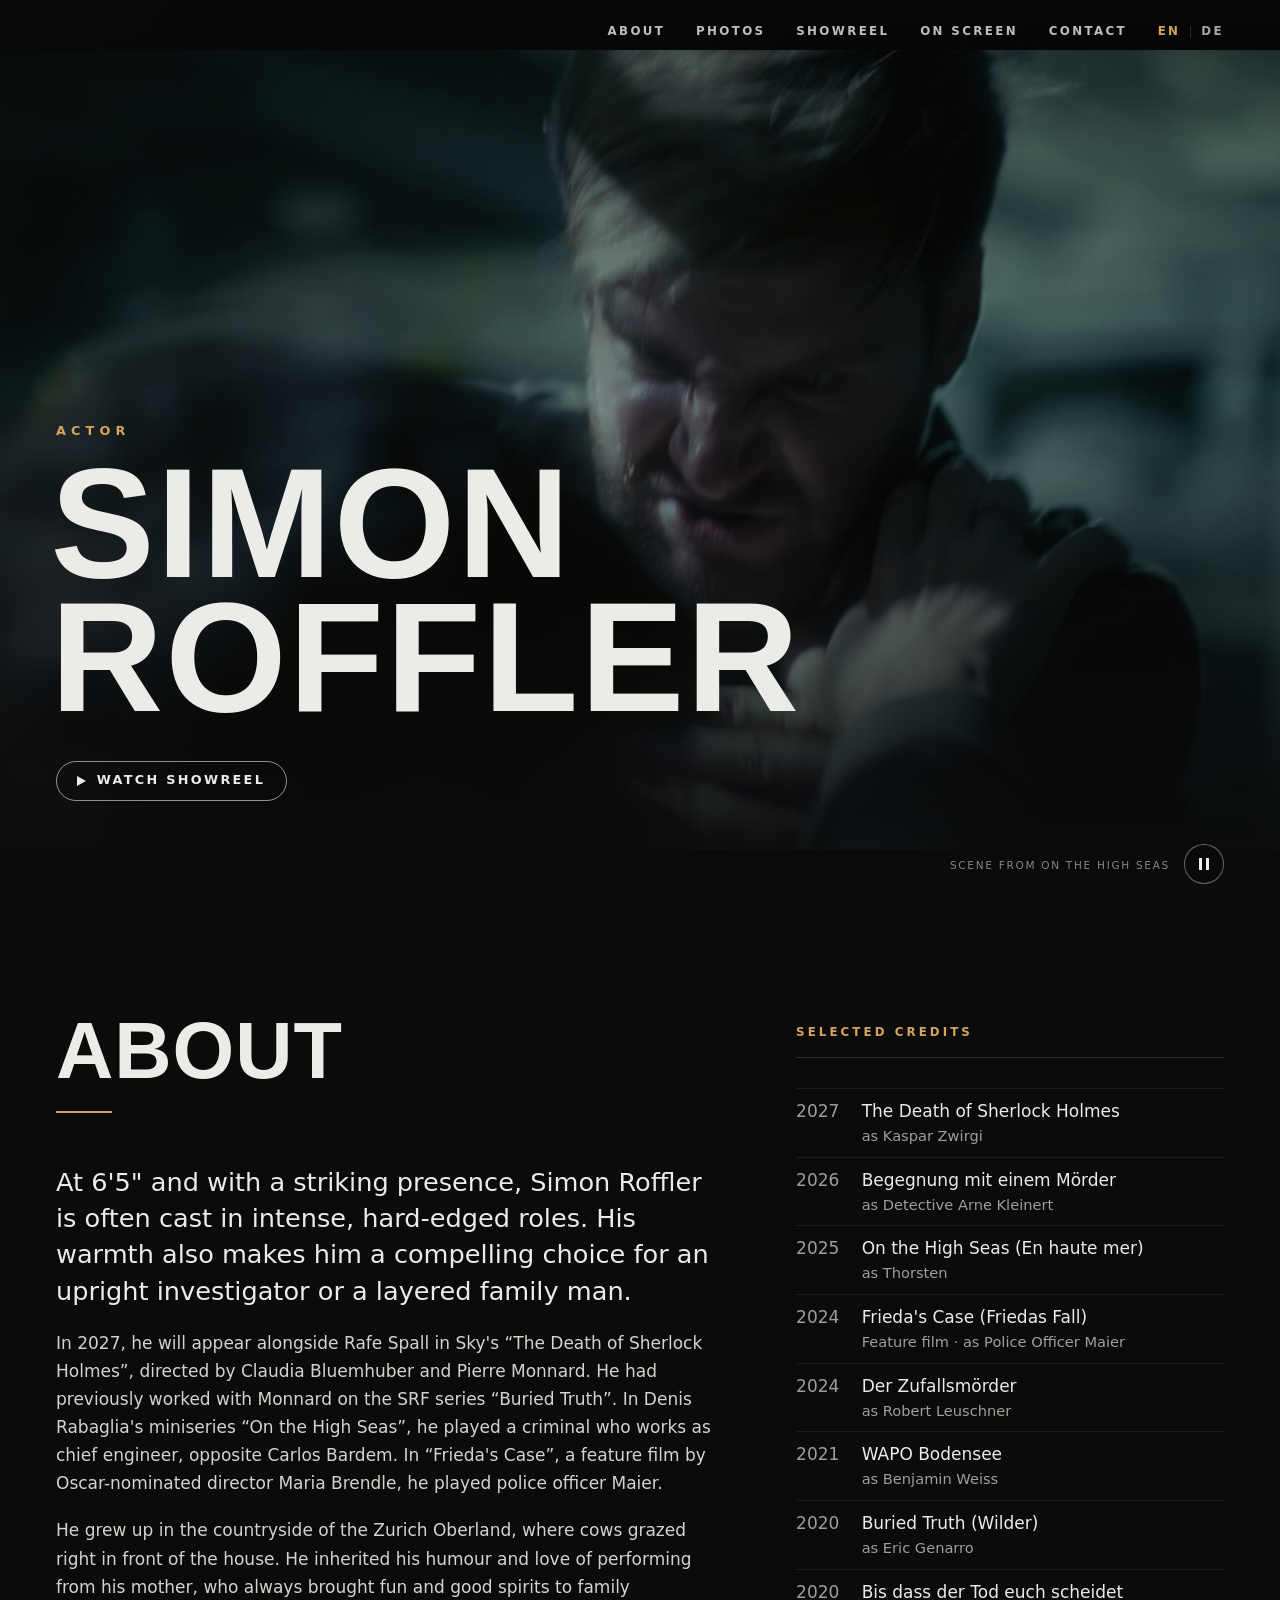
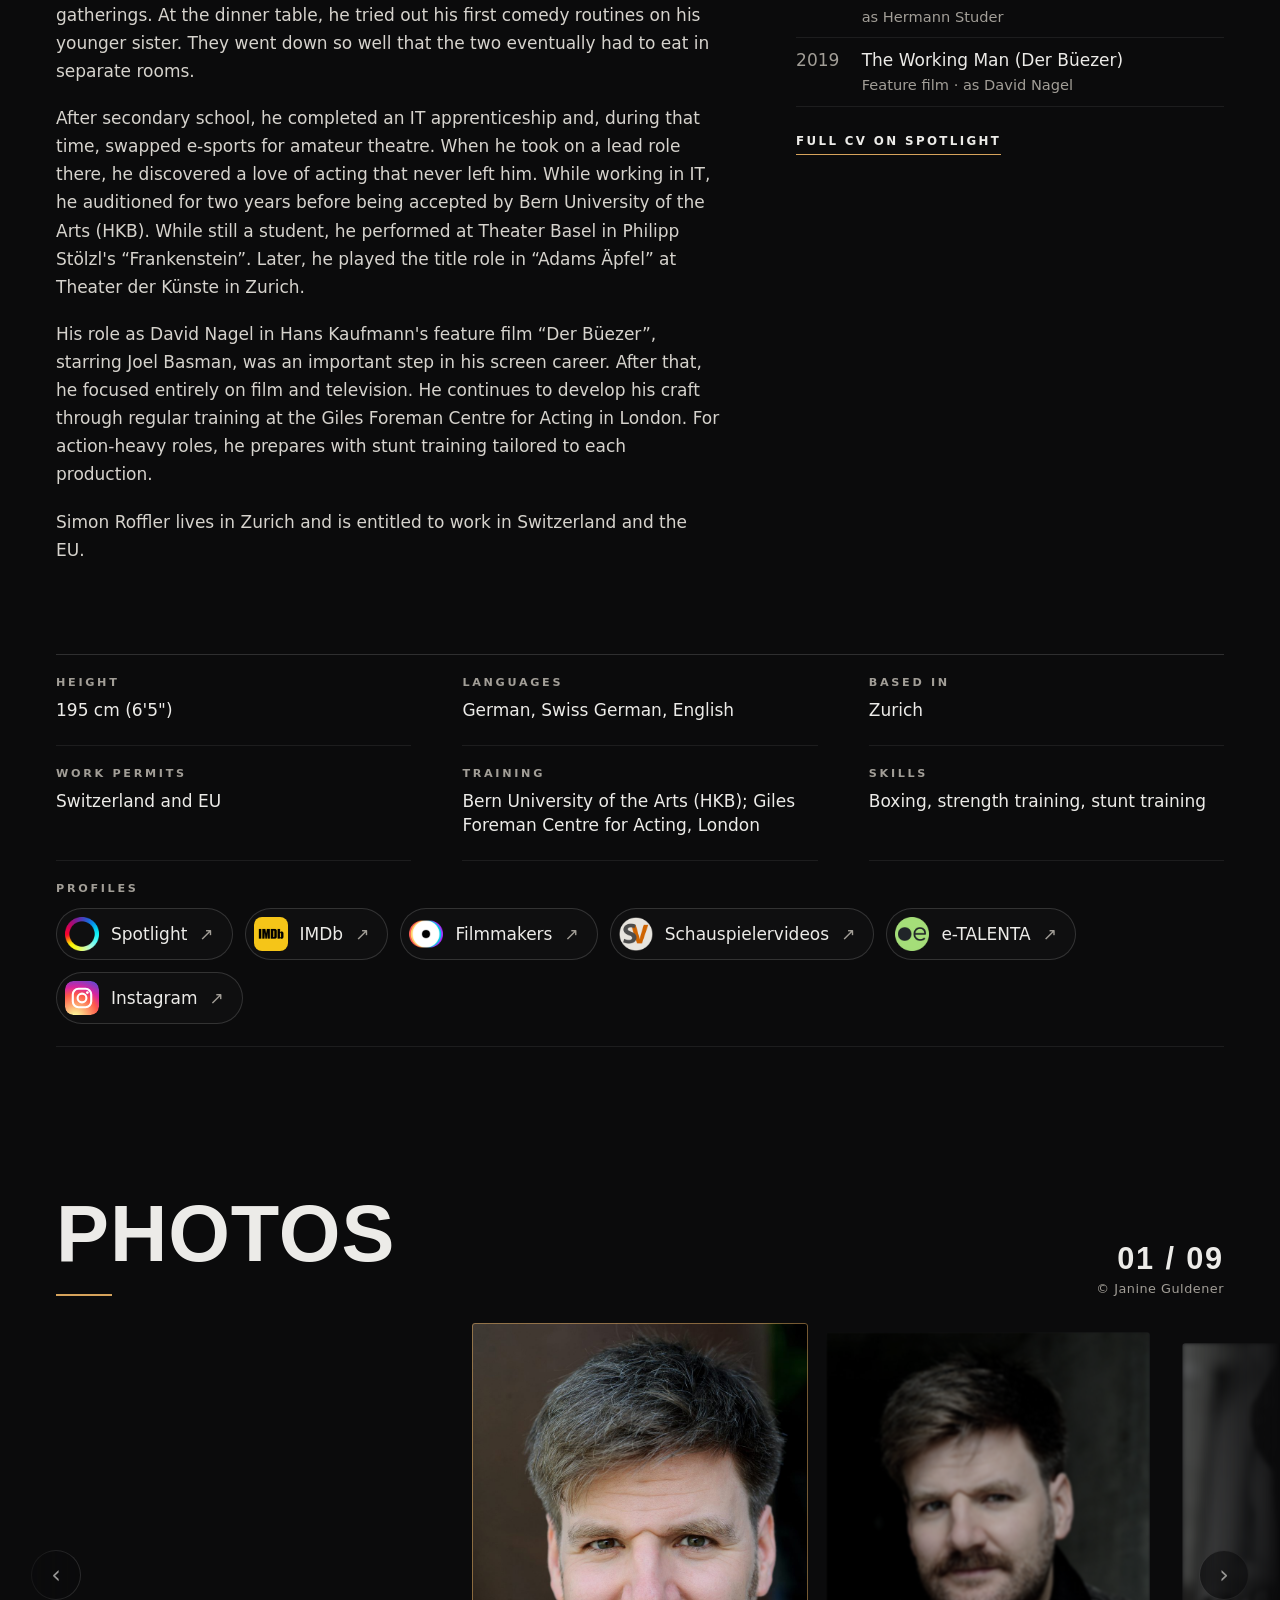
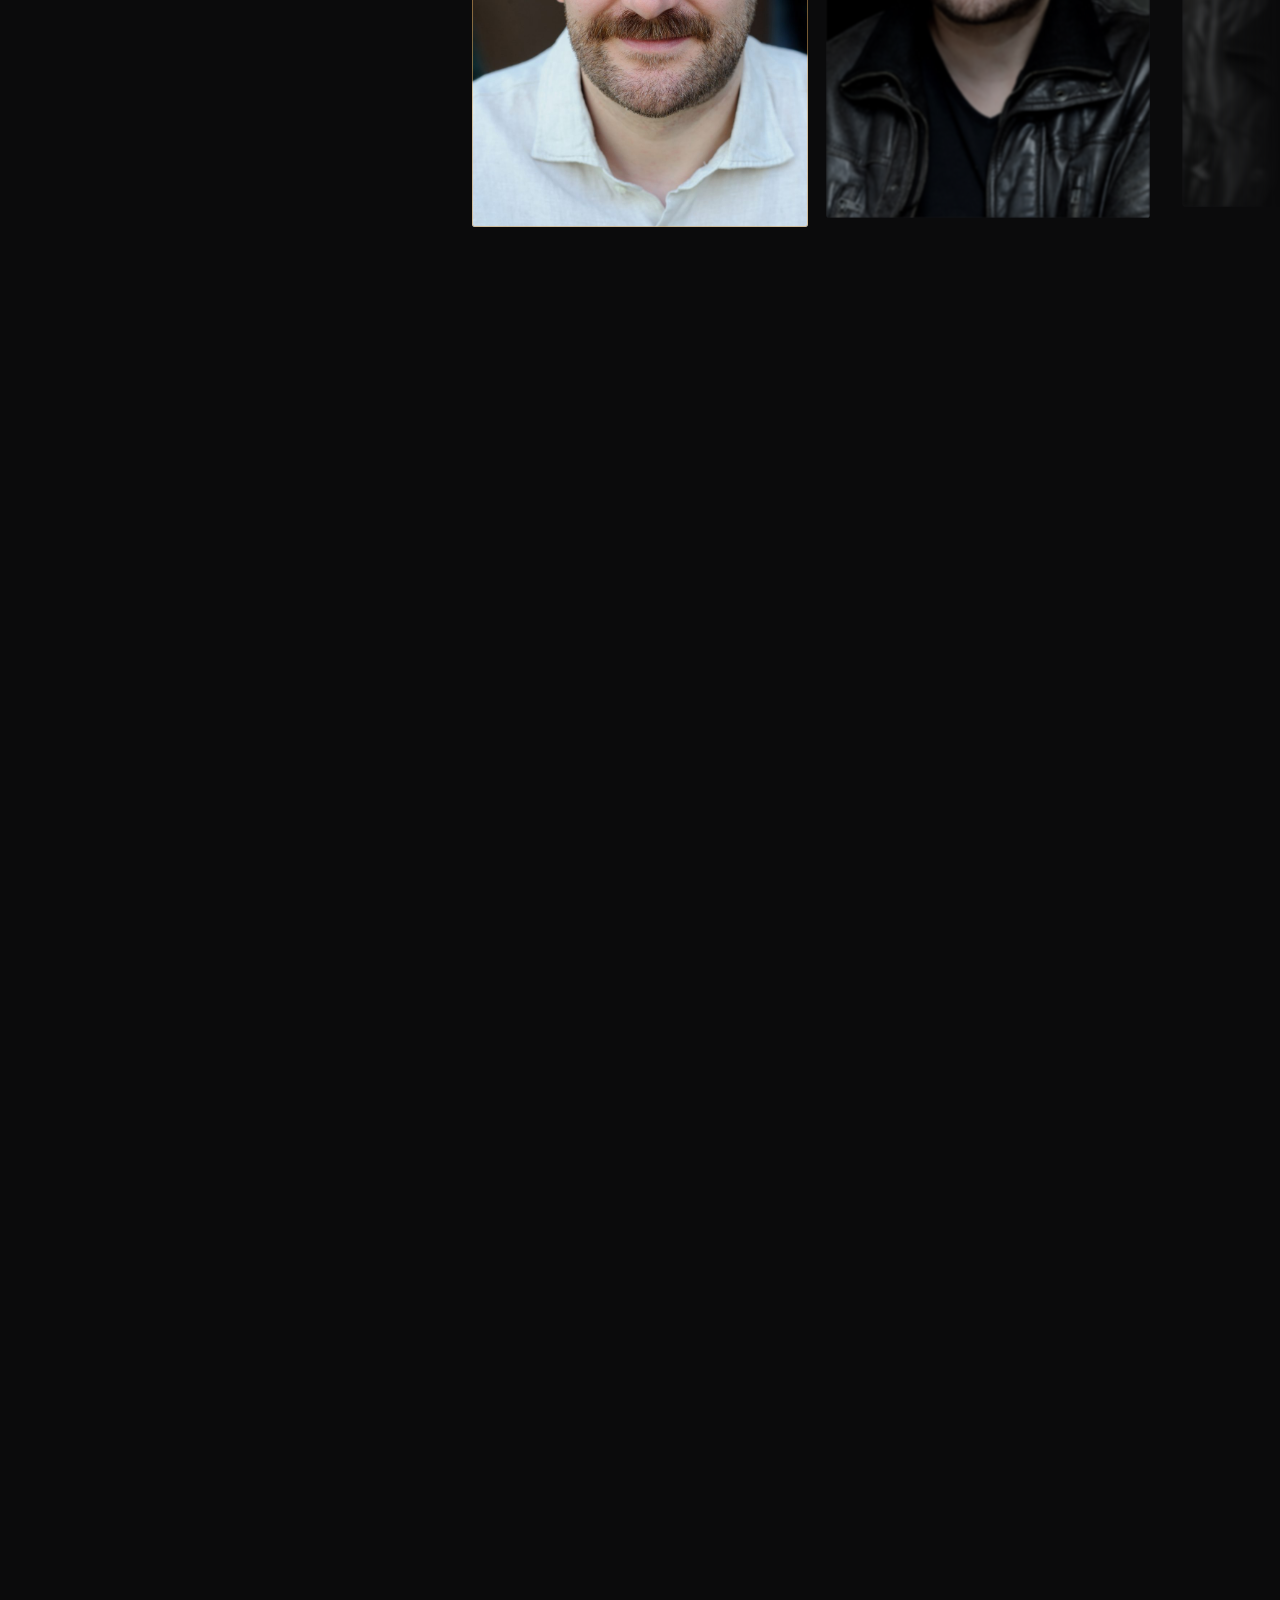
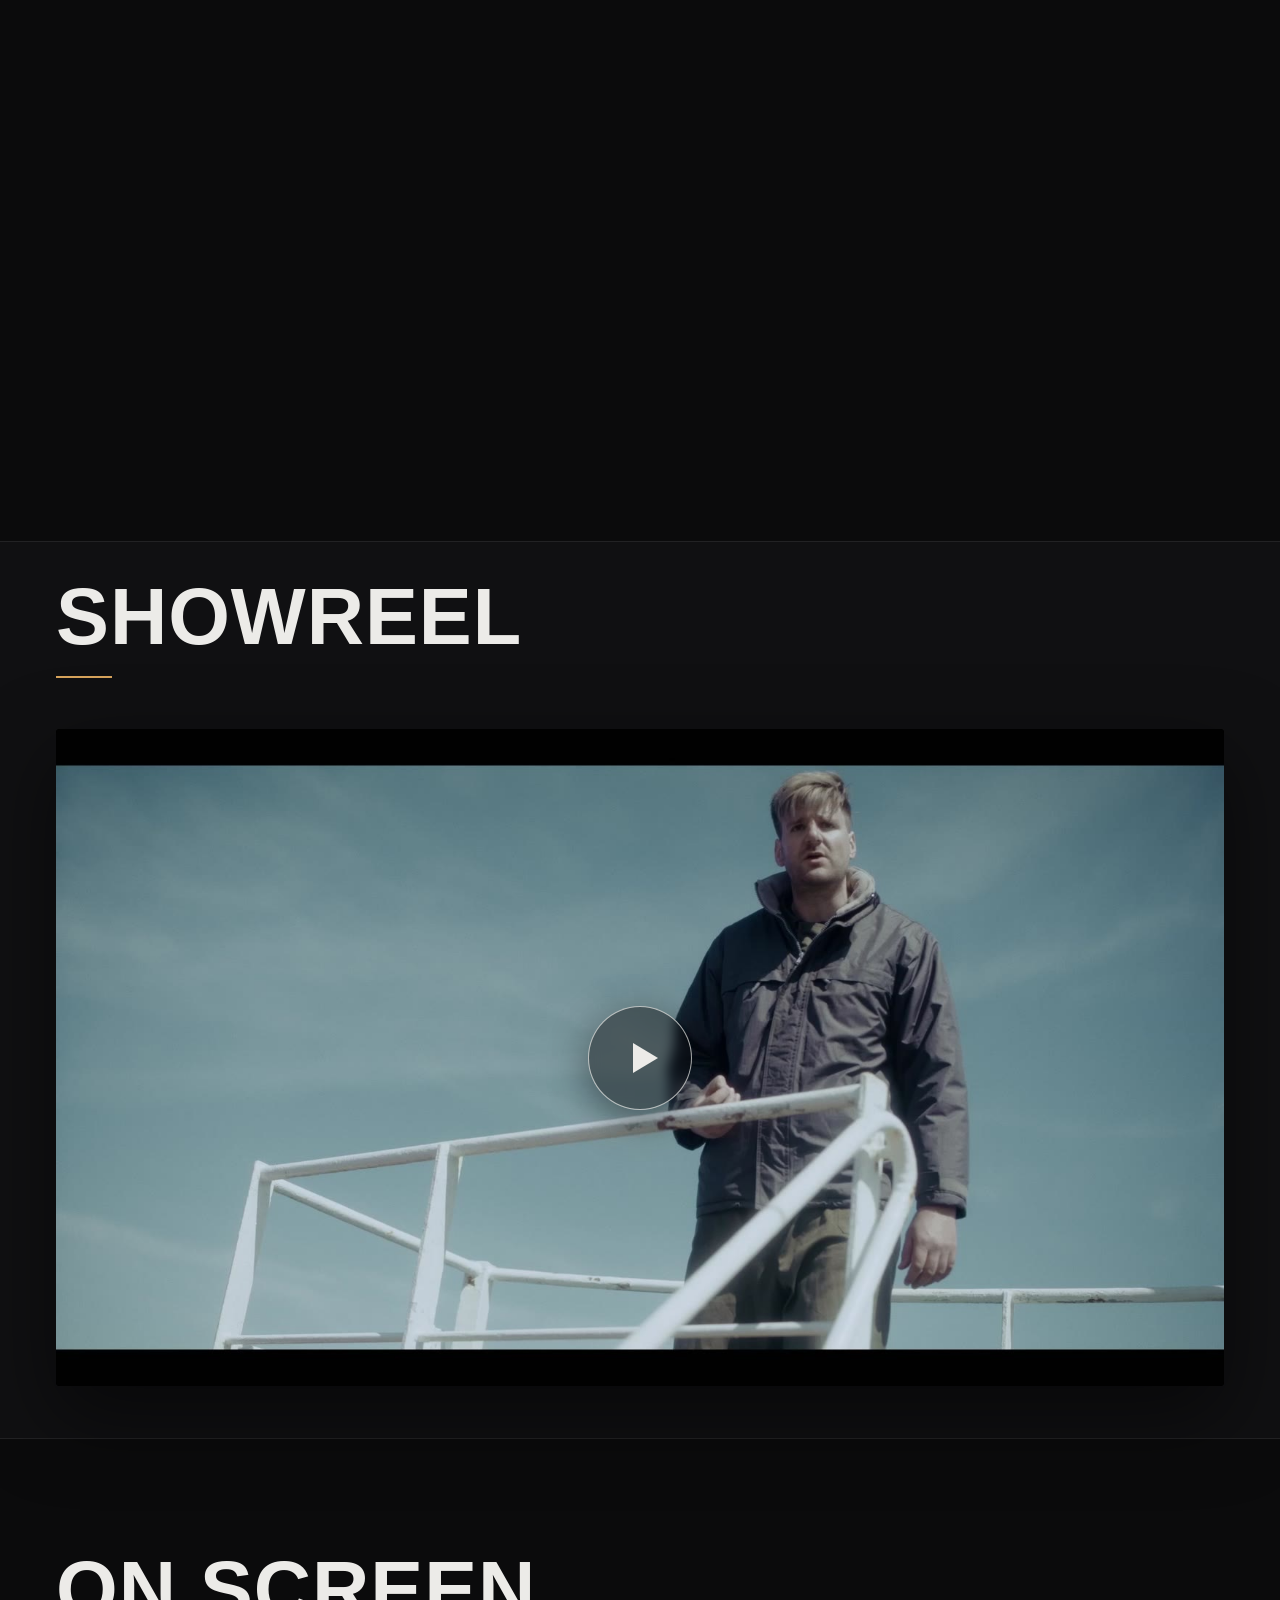
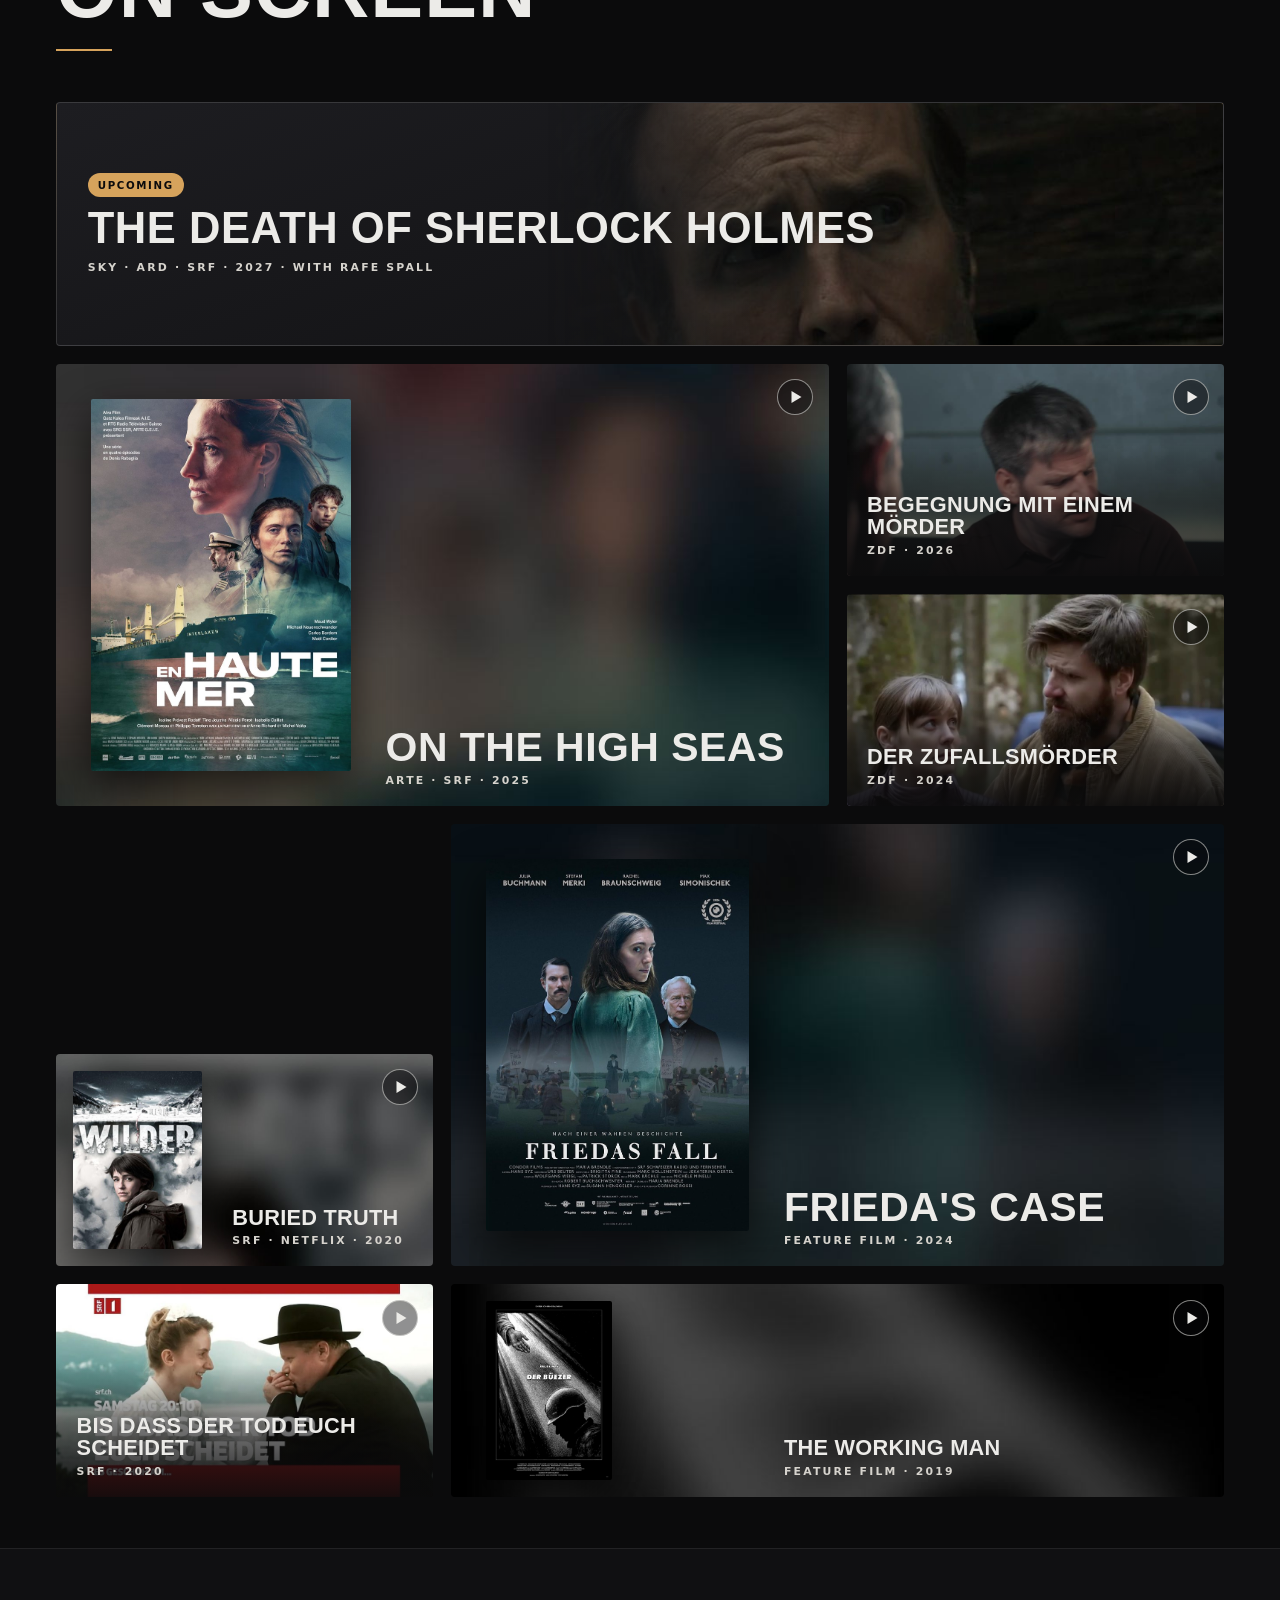
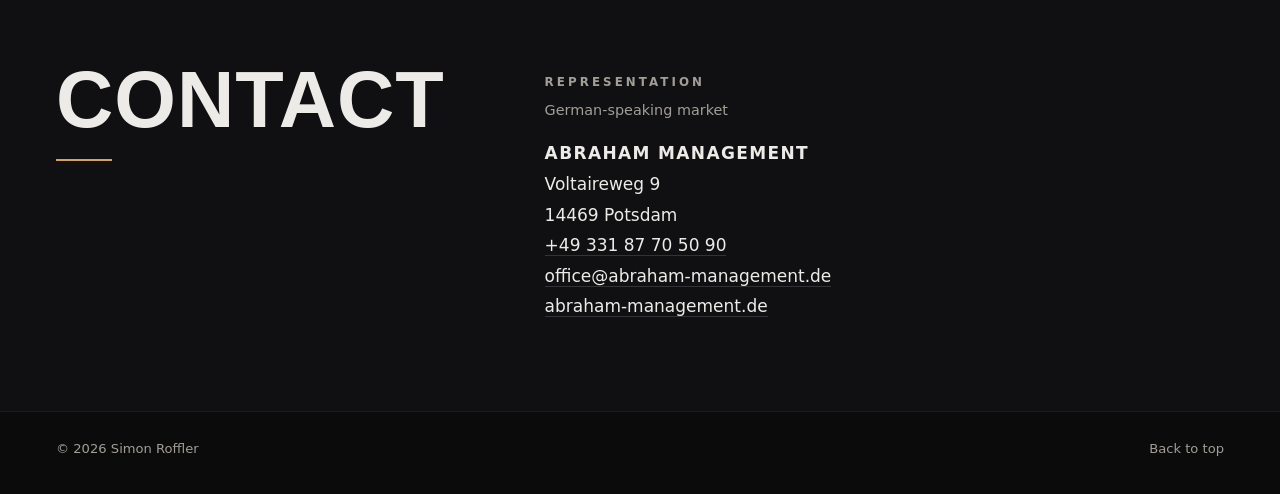
<file: index.html>
<!doctype html>
<html lang="en" class="no-js">
<head>
<meta charset="utf-8">
<meta name="viewport" content="width=device-width, initial-scale=1">
<title>Simon Roffler – Actor</title>
<meta name="description" content="Simon Roffler is an actor for film and TV, based in Zurich. Credits include The Death of Sherlock Holmes, On the High Seas and Frieda&#x27;s Case.">
<link rel="canonical" href="https://simonroffler.com/">
<link rel="alternate" hreflang="en" href="https://simonroffler.com/">
<link rel="alternate" hreflang="de" href="https://simonroffler.com/de/">
<link rel="alternate" hreflang="x-default" href="https://simonroffler.com/">
<meta name="theme-color" content="#0b0b0c">
<meta property="og:type" content="profile">
<meta property="og:site_name" content="Simon Roffler">
<meta property="og:title" content="Simon Roffler – Actor">
<meta property="og:description" content="Simon Roffler is an actor for film and TV, based in Zurich. Credits include The Death of Sherlock Holmes, On the High Seas and Frieda&#x27;s Case.">
<meta property="og:url" content="https://simonroffler.com/">
<meta property="og:image" content="https://simonroffler.com/img/og.jpg">
<meta property="og:image:width" content="1200">
<meta property="og:image:height" content="630">
<meta property="og:locale" content="en_GB">
<meta name="twitter:card" content="summary_large_image">
<link rel="icon" href="data:image/svg+xml,%3Csvg xmlns='http://www.w3.org/2000/svg' viewBox='0 0 64 64'%3E%3Crect width='64' height='64' fill='%230b0b0c'/%3E%3Ctext x='32' y='43' font-family='Arial,sans-serif' font-size='28' font-weight='700' text-anchor='middle' fill='%23ecebe8'%3ESR%3C/text%3E%3C/svg%3E">
<link rel="preload" as="image" href="media/hero-poster.jpg">
<link rel="stylesheet" href="css/site.css?v=1795084820">
<script>document.documentElement.className = 'js';</script>
<script type="application/ld+json">{
 "@context": "https://schema.org",
 "@graph": [
  {
   "@type": "WebSite",
   "@id": "https://simonroffler.com/#website",
   "url": "https://simonroffler.com/",
   "name": "Simon Roffler",
   "inLanguage": [
    "en",
    "de"
   ]
  },
  {
   "@type": "ProfilePage",
   "@id": "https://simonroffler.com/#profilepage",
   "url": "https://simonroffler.com/",
   "name": "Simon Roffler – Actor",
   "inLanguage": "en",
   "dateModified": "2026-11-19",
   "isPartOf": {
    "@id": "https://simonroffler.com/#website"
   },
   "mainEntity": {
    "@id": "https://simonroffler.com/#person"
   }
  },
  {
   "@type": "Person",
   "@id": "https://simonroffler.com/#person",
   "name": "Simon Roffler",
   "url": "https://simonroffler.com/",
   "jobTitle": "Actor",
   "disambiguatingDescription": "Actor for film and television, based in Zurich",
   "image": "https://simonroffler.com/img/portrait-01-l.jpg",
   "height": {
    "@type": "QuantitativeValue",
    "value": 195,
    "unitCode": "CMT"
   },
   "knowsLanguage": [
    "de",
    "gsw",
    "en"
   ],
   "homeLocation": {
    "@type": "City",
    "name": "Zurich"
   },
   "alumniOf": [
    {
     "@type": "CollegeOrUniversity",
     "name": "Bern University of the Arts (HKB)",
     "url": "https://www.hkb.bfh.ch/"
    }
   ],
   "contactPoint": {
    "@type": "ContactPoint",
    "contactType": "Representation (German-speaking market)",
    "name": "Abraham Management",
    "telephone": "+4933187705090",
    "email": "office@abraham-management.de",
    "url": "https://www.abraham-management.de"
   },
   "subjectOf": {
    "@id": "https://simonroffler.com/#showreel"
   },
   "sameAs": [
    "https://www.spotlight.com/2792-4509-7017",
    "https://www.imdb.com/name/nm9088420/",
    "https://filmmakers.de/simon-roffler",
    "https://www.schauspielervideos.de/fullprofile/schauspieler-simon-roffler.html",
    "https://www.etalenta.eu/members/profile/simon-roffler",
    "https://www.instagram.com/simonroffler/"
   ],
   "description": "At 6'5\" and with a striking presence, Simon Roffler is often cast in intense, hard-edged roles. His warmth also makes him a compelling choice for an upright investigator or a layered family man."
  },
  {
   "@type": "VideoObject",
   "@id": "https://simonroffler.com/#showreel",
   "name": "Showreel 2026 – Simon Roffler",
   "description": "Showreel 2026 of actor Simon Roffler",
   "thumbnailUrl": "https://simonroffler.com/media/showreel-2026.jpg",
   "contentUrl": "https://simonroffler.com/media/showreel-2026.mp4",
   "uploadDate": "2026-11-17",
   "duration": "PT1M48S",
   "actor": {
    "@id": "https://simonroffler.com/#person"
   }
  },
  {
   "@type": "TVSeries",
   "name": "The Death of Sherlock Holmes",
   "datePublished": "2027",
   "actor": {
    "@type": "PerformanceRole",
    "actor": {
     "@id": "https://simonroffler.com/#person"
    },
    "characterName": "Kaspar Zwirgi"
   }
  },
  {
   "@type": "TVEpisode",
   "name": "Begegnung mit einem Mörder",
   "datePublished": "2026",
   "actor": {
    "@type": "PerformanceRole",
    "actor": {
     "@id": "https://simonroffler.com/#person"
    },
    "characterName": "Detective Arne Kleinert"
   }
  },
  {
   "@type": "TVSeries",
   "name": "On the High Seas",
   "datePublished": "2025",
   "alternateName": [
    "Auf hoher See",
    "En haute mer"
   ],
   "actor": {
    "@type": "PerformanceRole",
    "actor": {
     "@id": "https://simonroffler.com/#person"
    },
    "characterName": "Thorsten"
   }
  },
  {
   "@type": "Movie",
   "name": "Frieda's Case",
   "datePublished": "2024",
   "alternateName": "Friedas Fall",
   "actor": {
    "@type": "PerformanceRole",
    "actor": {
     "@id": "https://simonroffler.com/#person"
    },
    "characterName": "Police Officer Maier"
   }
  },
  {
   "@type": "TVEpisode",
   "name": "Der Zufallsmörder",
   "datePublished": "2024",
   "actor": {
    "@type": "PerformanceRole",
    "actor": {
     "@id": "https://simonroffler.com/#person"
    },
    "characterName": "Robert Leuschner"
   }
  },
  {
   "@type": "TVSeries",
   "name": "WAPO Bodensee",
   "datePublished": "2021",
   "actor": {
    "@type": "PerformanceRole",
    "actor": {
     "@id": "https://simonroffler.com/#person"
    },
    "characterName": "Benjamin Weiss"
   }
  },
  {
   "@type": "TVSeries",
   "name": "Buried Truth",
   "datePublished": "2020",
   "alternateName": "Wilder",
   "actor": {
    "@type": "PerformanceRole",
    "actor": {
     "@id": "https://simonroffler.com/#person"
    },
    "characterName": "Eric Genarro"
   }
  },
  {
   "@type": "CreativeWork",
   "name": "Bis dass der Tod euch scheidet",
   "datePublished": "2020",
   "actor": {
    "@type": "PerformanceRole",
    "actor": {
     "@id": "https://simonroffler.com/#person"
    },
    "characterName": "Hermann Studer"
   }
  },
  {
   "@type": "Movie",
   "name": "The Working Man",
   "datePublished": "2019",
   "alternateName": "Der Büezer",
   "actor": {
    "@type": "PerformanceRole",
    "actor": {
     "@id": "https://simonroffler.com/#person"
    },
    "characterName": "David Nagel"
   }
  }
 ]
}</script>
</head>
<body>
<a class="skip" href="#about">Skip to content</a>

<header class="top">
  <a class="top__name" href="#hero">Simon Roffler</a>
  <nav class="top__nav" aria-label="Menu">
    <a href="#about">About</a>
    <a href="#photos">Photos</a>
    <a href="#showreel">Showreel</a>
    <a href="#work">On screen</a>
    <a href="#contact">Contact</a>
  </nav>
  <div class="top__lang"><span aria-current="true" lang="en">EN</span><i></i><a href="de/" hreflang="de" lang="de" data-lang>DE</a></div>
  <button class="top__menu" type="button" aria-expanded="false" aria-controls="menu">Menu</button>
</header>

<div class="menu" id="menu" hidden>
  <button class="menu__close" type="button">Close</button>
  <nav aria-label="Menu">
    <a href="#about">About</a>
    <a href="#photos">Photos</a>
    <a href="#showreel">Showreel</a>
    <a href="#work">On screen</a>
    <a href="#contact">Contact</a>
  </nav>
  <div class="menu__lang"><span aria-current="true" lang="en">EN</span><i></i><a href="de/" hreflang="de" lang="de" data-lang>DE</a></div>
</div>

<main>

<section class="hero" id="hero" aria-label="Simon Roffler">
  <div class="hero__media">
    <video class="hero__video" autoplay muted loop playsinline preload="auto" poster="media/hero-poster.jpg" aria-hidden="true" tabindex="-1" disablepictureinpicture>
      <source src="media/hero-1080.mp4" type="video/mp4" media="(min-width: 900px)">
      <source src="media/hero-720.mp4" type="video/mp4">
    </video>
  </div>
  <div class="hero__shade"></div>
  <div class="hero__inner">
    <p class="hero__role">Actor</p>
    <h1 class="hero__name"><span>Simon</span> <span>Roffler</span></h1>
    <div class="hero__actions">
      <a class="btn" href="#showreel"><span class="btn__icon" aria-hidden="true"></span>Watch showreel</a>
    </div>
  </div>
  <p class="hero__source">Scene from ON THE HIGH SEAS</p>
  <button class="hero__toggle" type="button" aria-label="Pause background video" data-pause="Pause background video" data-play="Play background video"></button>
</section>

<section class="section about" id="about">
  <div class="wrap">
    <div class="about__grid">
      <div class="about__bio reveal">
        <h2 class="h2">About</h2>
        <div class="bio">
<p class="bio__lead">At 6&#x27;5&quot; and with a striking presence, Simon Roffler is often cast in intense, hard-edged roles. His warmth also makes him a compelling choice for an upright investigator or a layered family man.</p>
<p>In 2027, he will appear alongside Rafe Spall in Sky&#x27;s “The Death of Sherlock Holmes”, directed by Claudia Bluemhuber and Pierre Monnard. He had previously worked with Monnard on the SRF series “Buried Truth”. In Denis Rabaglia&#x27;s miniseries “On the High Seas”, he played a criminal who works as chief engineer, opposite Carlos Bardem. In “Frieda&#x27;s Case”, a feature film by Oscar-nominated director Maria Brendle, he played police officer Maier.</p>
<p>He grew up in the countryside of the Zurich Oberland, where cows grazed right in front of the house. He inherited his humour and love of performing from his mother, who always brought fun and good spirits to family gatherings. At the dinner table, he tried out his first comedy routines on his younger sister. They went down so well that the two eventually had to eat in separate rooms.</p>
<p>After secondary school, he completed an IT apprenticeship and, during that time, swapped e-sports for amateur theatre. When he took on a lead role there, he discovered a love of acting that never left him. While working in IT, he auditioned for two years before being accepted by Bern University of the Arts (HKB). While still a student, he performed at Theater Basel in Philipp Stölzl&#x27;s “Frankenstein”. Later, he played the title role in “Adams Äpfel” at Theater der Künste in Zurich.</p>
<p>His role as David Nagel in Hans Kaufmann&#x27;s feature film “Der Büezer”, starring Joel Basman, was an important step in his screen career. After that, he focused entirely on film and television. He continues to develop his craft through regular training at the Giles Foreman Centre for Acting in London. For action-heavy roles, he prepares with stunt training tailored to each production.</p>
<p>Simon Roffler lives in Zurich and is entitled to work in Switzerland and the EU.</p>
</div>
      </div>
      <div class="about__cv reveal">
        <p class="cv__head">Selected credits</p>
<div class="cv">
<ul class="cv__list">
<li><span class="cv__year">2027</span><span class="cv__title">The Death of Sherlock Holmes<span class="cv__role">as Kaspar Zwirgi</span></span></li>
<li><span class="cv__year">2026</span><span class="cv__title">Begegnung mit einem Mörder<span class="cv__role">as Detective Arne Kleinert</span></span></li>
<li><span class="cv__year">2025</span><span class="cv__title">On the High Seas (En haute mer)<span class="cv__role">as Thorsten</span></span></li>
<li><span class="cv__year">2024</span><span class="cv__title">Frieda&#x27;s Case (Friedas Fall)<span class="cv__role">Feature film · as Police Officer Maier</span></span></li>
<li><span class="cv__year">2024</span><span class="cv__title">Der Zufallsmörder<span class="cv__role">as Robert Leuschner</span></span></li>
<li><span class="cv__year">2021</span><span class="cv__title">WAPO Bodensee<span class="cv__role">as Benjamin Weiss</span></span></li>
<li><span class="cv__year">2020</span><span class="cv__title">Buried Truth (Wilder)<span class="cv__role">as Eric Genarro</span></span></li>
<li><span class="cv__year">2020</span><span class="cv__title">Bis dass der Tod euch scheidet<span class="cv__role">as Hermann Studer</span></span></li>
<li><span class="cv__year">2019</span><span class="cv__title">The Working Man (Der Büezer)<span class="cv__role">Feature film · as David Nagel</span></span></li>
</ul>
</div>
<a class="textlink cv__more" href="https://www.spotlight.com/2792-4509-7017" target="_blank" rel="noopener">Full CV on Spotlight</a>
      </div>
    </div>
    <dl class="facts reveal" aria-label="Facts">
      <div><dt>Height</dt><dd>195 cm (6&#x27;5&quot;)</dd></div>
<div><dt>Languages</dt><dd>German, Swiss German, English</dd></div>
<div><dt>Based in</dt><dd>Zurich</dd></div>
<div><dt>Work permits</dt><dd>Switzerland and EU</dd></div>
<div><dt>Training</dt><dd>Bern University of the Arts (HKB); Giles Foreman Centre for Acting, London</dd></div>
<div><dt>Skills</dt><dd>Boxing, strength training, stunt training</dd></div>
    </dl>
    <div class="profiles reveal">
      <h3 class="h3">Profiles</h3>
      <ul class="profiles__list">
        <li><a href="https://www.spotlight.com/2792-4509-7017" target="_blank" rel="noopener me"><img class="profiles__logo" src="img/logos/spotlight.png" alt="" width="48" height="48" loading="lazy"><span>Spotlight</span></a></li>
<li><a href="https://www.imdb.com/name/nm9088420/" target="_blank" rel="noopener me"><img class="profiles__logo" src="img/logos/imdb.png" alt="" width="48" height="48" loading="lazy"><span>IMDb</span></a></li>
<li><a href="https://filmmakers.de/simon-roffler" target="_blank" rel="noopener me"><img class="profiles__logo" src="img/logos/filmmakers.png" alt="" width="48" height="48" loading="lazy"><span>Filmmakers</span></a></li>
<li><a href="https://www.schauspielervideos.de/fullprofile/schauspieler-simon-roffler.html" target="_blank" rel="noopener me"><img class="profiles__logo" src="img/logos/schauspielervideos.png" alt="" width="48" height="48" loading="lazy"><span>Schauspieler&shy;videos</span></a></li>
<li><a href="https://www.etalenta.eu/members/profile/simon-roffler" target="_blank" rel="noopener me"><img class="profiles__logo" src="img/logos/etalenta.png" alt="" width="48" height="48" loading="lazy"><span>e-TALENTA</span></a></li>
<li><a href="https://www.instagram.com/simonroffler/" target="_blank" rel="noopener me"><img class="profiles__logo" src="img/logos/instagram.svg" alt="" width="48" height="48" loading="lazy"><span>Instagram</span></a></li>
      </ul>
    </div>
  </div>
</section>

<section class="section photos" id="photos">
  <div class="photos__pin">
    <div class="wrap photos__head">
      <h2 class="h2 reveal">Photos</h2>
      <p class="photos__now" aria-hidden="true"><span class="photos__count"></span><span class="photos__credit"></span></p>
    </div>
    <div class="strip reveal" data-strip data-mode="fokus">
      <ul class="strip__track" aria-label="Photos">
        <li><a class="strip__item" href="img/portrait-01-l.jpg" data-i="0" data-credit="Janine Guldener"><img src="img/portrait-01-m.jpg" alt="Simon Roffler in a white shirt, smiling" width="932" height="1400" draggable="false"></a></li>
<li><a class="strip__item" href="img/portrait-06-l.jpg" data-i="1" data-credit="Janine Guldener"><img src="img/portrait-06-m.jpg" alt="Simon Roffler in a leather jacket, facing the camera" width="932" height="1400" draggable="false"></a></li>
<li><a class="strip__item" href="img/portrait-02-l.jpg" data-i="2" data-credit="Janine Guldener"><img src="img/portrait-02-m.jpg" alt="Simon Roffler in a leather jacket, serious look" width="932" height="1400" draggable="false"></a></li>
<li><a class="strip__item" href="img/portrait-04-l.jpg" data-i="3" data-credit="Janine Guldener"><img src="img/portrait-04-m.jpg" alt="Simon Roffler in a green T-shirt, leaning forward" width="933" height="1400" loading="lazy" draggable="false"></a></li>
<li><a class="strip__item" href="img/portrait-05-l.jpg" data-i="4" data-credit="Janine Guldener"><img src="img/portrait-05-m.jpg" alt="Simon Roffler in a red sweater, with a mischievous smile" width="933" height="1400" loading="lazy" draggable="false"></a></li>
<li><a class="strip__item" href="img/portrait-03-l.jpg" data-i="5" data-credit="Janine Guldener"><img src="img/portrait-03-m.jpg" alt="Simon Roffler in a green shirt, laughing" width="932" height="1400" loading="lazy" draggable="false"></a></li>
<li><a class="strip__item" href="img/portrait-09-l.jpg" data-i="6" data-credit="Tom Rufer"><img src="img/portrait-09-m.jpg" alt="Simon Roffler in a plaid shirt, with a full beard" width="934" height="1400" loading="lazy" draggable="false"></a></li>
<li><a class="strip__item" href="img/portrait-07-l.jpg" data-i="7" data-credit="Janine Guldener"><img src="img/portrait-07-m.jpg" alt="Simon Roffler, full-length photo in front of a brick wall" width="933" height="1400" loading="lazy" draggable="false"></a></li>
<li><a class="strip__item" href="img/portrait-08-l.jpg" data-i="8" data-credit="Tom Rufer"><img src="img/portrait-08-m.jpg" alt="Simon Roffler in a black tank top, studio photo" width="934" height="1400" loading="lazy" draggable="false"></a></li>
      </ul>
      <button class="strip__btn strip__prev" type="button" aria-label="Previous photo">‹</button>
      <button class="strip__btn strip__next" type="button" aria-label="Next photo">›</button>
    </div>
  </div>
</section>

<section class="section reel" id="showreel">
  <div class="wrap">
    <h2 class="h2 reveal">Showreel</h2>
    <div class="reel__player reveal">
      <video id="reel-video" controls playsinline preload="none" poster="media/showreel-2026.jpg" src="media/showreel-2026.mp4"></video>
      <button class="reel__play" type="button" aria-label="Play showreel" hidden><span class="reel__play-icon" aria-hidden="true"></span></button>
    </div>
  </div>
</section>

<section class="section work" id="work">
  <div class="wrap">
    <h2 class="h2 reveal">On screen</h2>
    <div class="scenes">
      <div class="scene scene--next scene--nextimg reveal">
<img class="scene__nextimg" src="img/demnaechst.jpg" alt="" loading="lazy">
<div class="scene__next">
<span class="tag">Upcoming</span>
<p class="scene__title">The Death of Sherlock Holmes</p>
<p class="scene__meta">Sky · ARD · SRF · 2027 · with Rafe Spall</p>
</div>
</div>
<figure class="scene scene--big scene--poster scene--video reveal" style="--pw:0.330">
<img class="scene__bg" src="img/plakat-highseas-bg.jpg" alt="" loading="lazy">
<img class="scene__poster" src="img/plakat-highseas.jpg" alt="Poster: On the High Seas" width="699" height="1000" loading="lazy">
<video class="scene__video" muted loop playsinline preload="none" aria-hidden="true" tabindex="-1" disablepictureinpicture><source src="media/szene-highseas.mp4" type="video/mp4"></video>
<span class="scene__play" aria-hidden="true"></span>
<figcaption class="scene__cap"><span class="scene__title">On the High Seas</span><span class="scene__meta">ARTE · SRF · 2025</span></figcaption>
</figure>
<figure class="scene scene--big scene--right scene--poster scene--video reveal" style="--pw:0.334">
<img class="scene__bg" src="img/plakat-frieda-bg.jpg" alt="" loading="lazy">
<img class="scene__poster" src="img/plakat-frieda.jpg" alt="Poster: Frieda&#x27;s Case" width="707" height="1000" loading="lazy">
<video class="scene__video" muted loop playsinline preload="none" aria-hidden="true" tabindex="-1" disablepictureinpicture><source src="media/szene-frieda.mp4" type="video/mp4"></video>
<span class="scene__play" aria-hidden="true"></span>
<figcaption class="scene__cap"><span class="scene__title">Frieda&#x27;s Case</span><span class="scene__meta">Feature film · 2024</span></figcaption>
</figure>
<figure class="scene scene--video reveal">
<img class="scene__still" src="media/szene-begegnung.jpg" alt="" loading="lazy">
<video class="scene__video" muted loop playsinline preload="none" aria-hidden="true" tabindex="-1" disablepictureinpicture><source src="media/szene-begegnung.mp4" type="video/mp4"></video>
<span class="scene__play" aria-hidden="true"></span>
<figcaption class="scene__cap"><span class="scene__title">Begegnung mit einem Mörder</span><span class="scene__meta">ZDF · 2026</span></figcaption>
</figure>
<figure class="scene scene--video reveal">
<img class="scene__still" src="media/szene-zufallsmoerder.jpg" alt="" loading="lazy">
<video class="scene__video" muted loop playsinline preload="none" aria-hidden="true" tabindex="-1" disablepictureinpicture><source src="media/szene-zufallsmoerder.mp4" type="video/mp4"></video>
<span class="scene__play" aria-hidden="true"></span>
<figcaption class="scene__cap"><span class="scene__title">Der Zufallsmörder</span><span class="scene__meta">ZDF · 2024</span></figcaption>
</figure>
<figure class="scene scene--poster scene--video reveal" style="--pw:0.316">
<img class="scene__bg" src="img/plakat-wapo-bg.jpg" alt="" loading="lazy">
<img class="scene__poster" src="img/plakat-wapo.jpg" alt="Poster: WAPO Bodensee" width="668" height="1000" loading="lazy">
<video class="scene__video" muted loop playsinline preload="none" aria-hidden="true" tabindex="-1" disablepictureinpicture><source src="media/szene-wapo.mp4" type="video/mp4"></video>
<span class="scene__play" aria-hidden="true"></span>
<figcaption class="scene__cap"><span class="scene__title">WAPO Bodensee</span><span class="scene__meta">ARD · 2021</span></figcaption>
</figure>
<figure class="scene scene--poster scene--video reveal" style="--pw:0.343">
<img class="scene__bg" src="img/plakat-wilder-bg.jpg" alt="" loading="lazy">
<img class="scene__poster" src="img/plakat-wilder.jpg" alt="Poster: Buried Truth" width="726" height="1000" loading="lazy">
<video class="scene__video" muted loop playsinline preload="none" aria-hidden="true" tabindex="-1" disablepictureinpicture><source src="media/szene-wilder.mp4" type="video/mp4"></video>
<span class="scene__play" aria-hidden="true"></span>
<figcaption class="scene__cap"><span class="scene__title">Buried Truth</span><span class="scene__meta">SRF · Netflix · 2020</span></figcaption>
</figure>
<figure class="scene scene--video scene--image reveal">
<img class="scene__still" src="img/bild-bis-dass.jpg" alt="" loading="lazy">
<video class="scene__video" muted loop playsinline preload="none" aria-hidden="true" tabindex="-1" disablepictureinpicture><source src="media/szene-bis-dass.mp4" type="video/mp4"></video>
<span class="scene__play" aria-hidden="true"></span>
<figcaption class="scene__cap"><span class="scene__title">Bis dass der Tod euch scheidet</span><span class="scene__meta">SRF · 2020</span></figcaption>
</figure>
<figure class="scene scene--wide scene--poster scene--video reveal" style="--pw:0.334">
<img class="scene__bg" src="img/plakat-buezer-bg.jpg" alt="" loading="lazy">
<img class="scene__poster" src="img/plakat-buezer.jpg" alt="Poster: The Working Man" width="707" height="1000" loading="lazy">
<video class="scene__video" muted loop playsinline preload="none" aria-hidden="true" tabindex="-1" disablepictureinpicture><source src="media/szene-buezer.mp4" type="video/mp4"></video>
<span class="scene__play" aria-hidden="true"></span>
<figcaption class="scene__cap"><span class="scene__title">The Working Man</span><span class="scene__meta">Feature film · 2019</span></figcaption>
</figure>
    </div>
  </div>
</section>

<section class="section contact" id="contact">
  <div class="wrap contact__grid">
    <div class="reveal">
      <h2 class="h2">Contact</h2>
    </div>
    <div class="contact__col reveal">
      <h3 class="h3">Representation</h3>
      <p class="contact__area">German-speaking market</p>
<address>
<strong>ABRAHAM MANAGEMENT</strong><br>
Voltaireweg 9<br>
14469 Potsdam<br>
<a href="tel:+4933187705090">+49 331 87 70 50 90</a><br>
<a href="mailto:office@abraham-management.de">office@abraham-management.de</a><br>
<a href="https://www.abraham-management.de" target="_blank" rel="noopener">abraham-management.de</a>
</address>
    </div>
  </div>
</section>

</main>

<footer class="foot">
  <div class="wrap">
    <p>© 2026 Simon Roffler</p>
    <p><a href="#hero">Back to top</a></p>
  </div>
</footer>

<dialog class="lightbox" id="lightbox" aria-label="Photos">
  <div class="lightbox__fig">
    <img class="lightbox__img" src="[data-uri]" alt="">
  </div>
  <p class="lightbox__cap"></p>
  <button class="lightbox__btn lightbox__prev" type="button" aria-label="Previous photo">‹</button>
  <button class="lightbox__btn lightbox__next" type="button" aria-label="Next photo">›</button>
  <button class="lightbox__btn lightbox__close" type="button" aria-label="Close">×</button>
</dialog>

<script src="js/site.js?v=1795084820" defer></script>
</body>
</html>
</file>
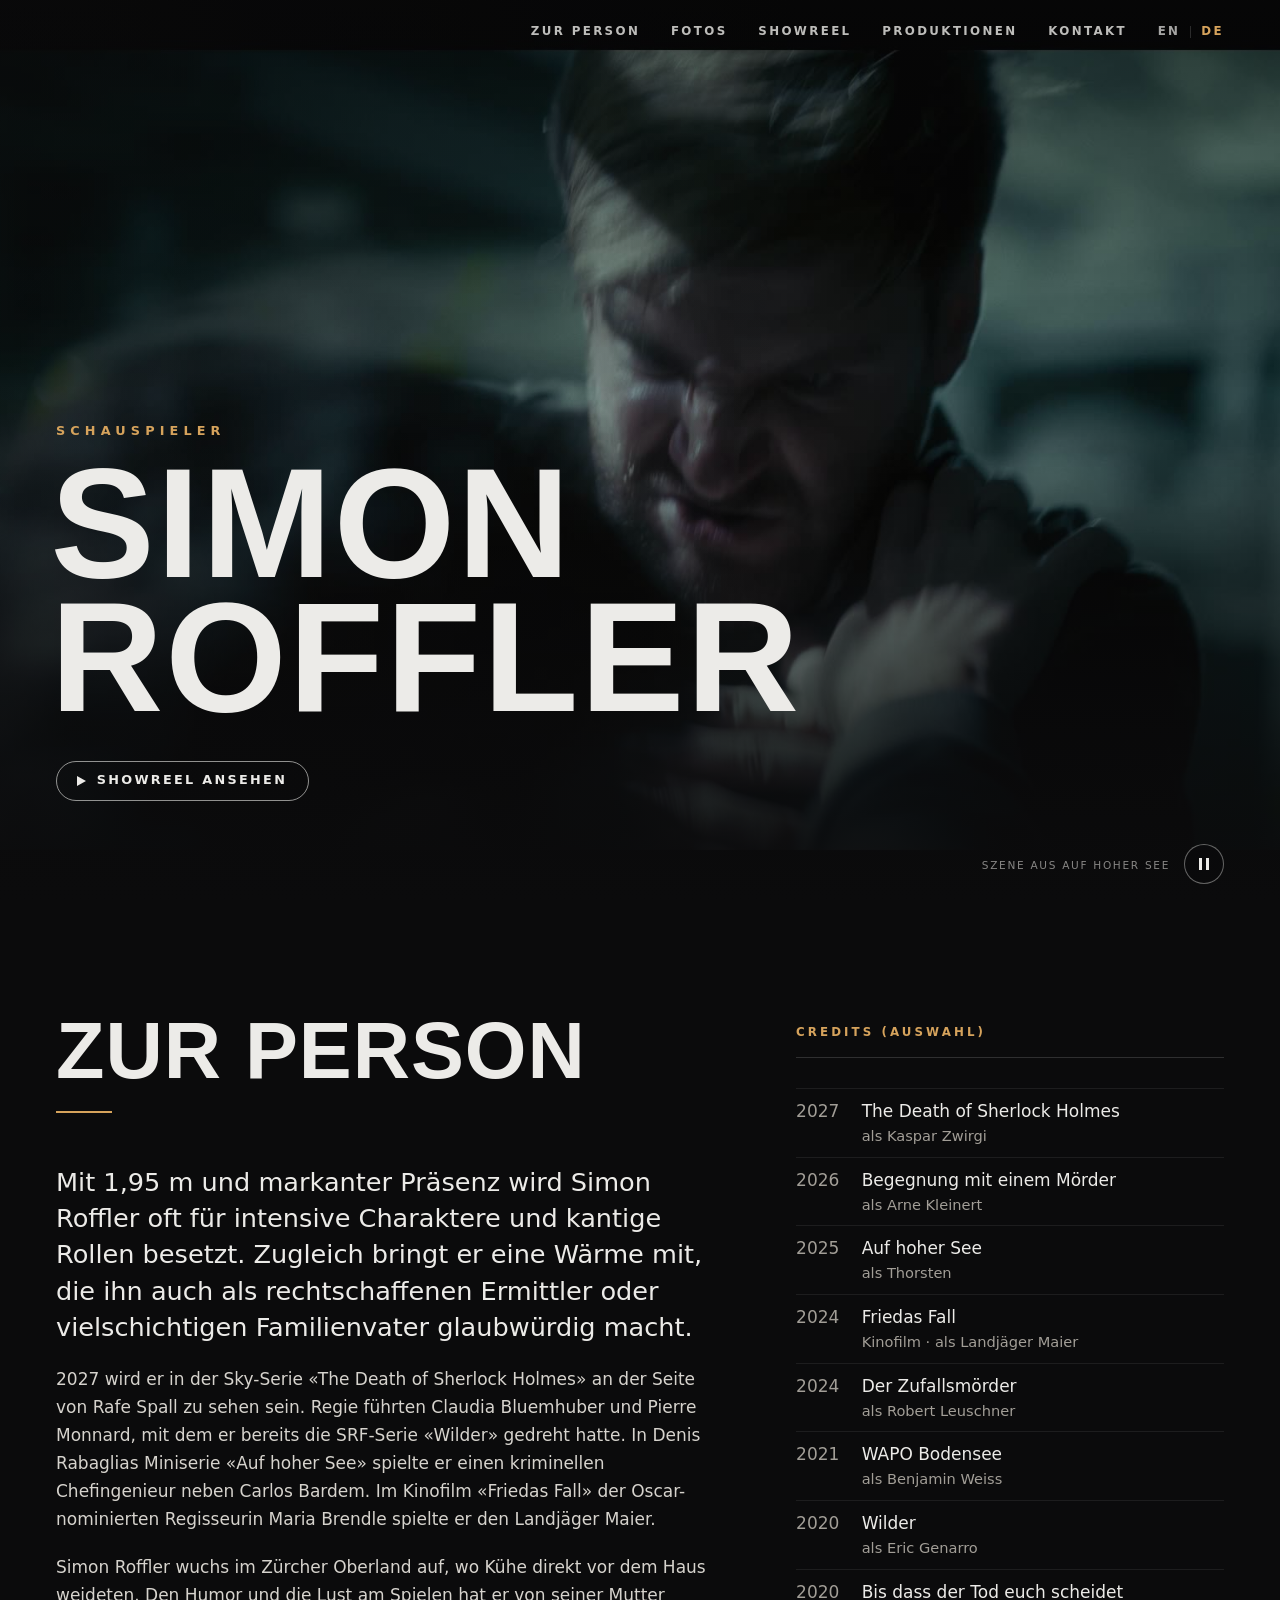
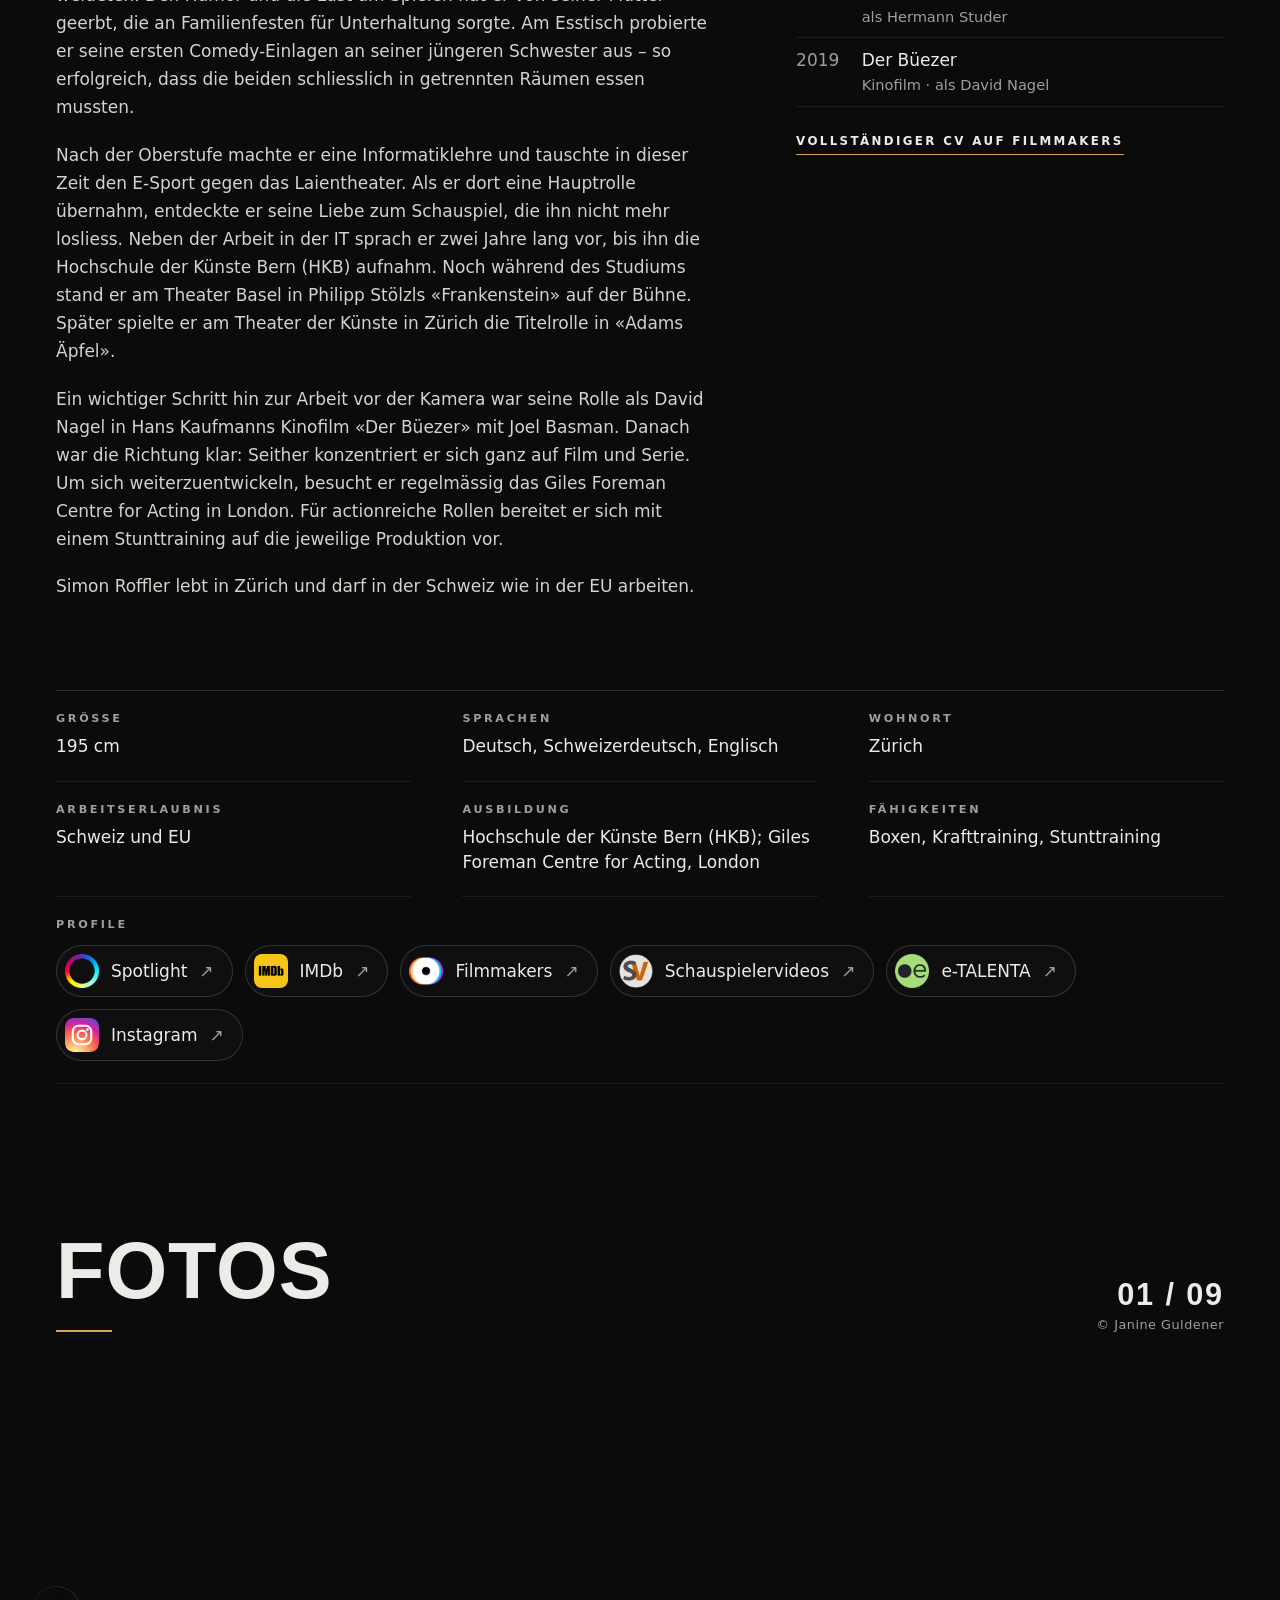
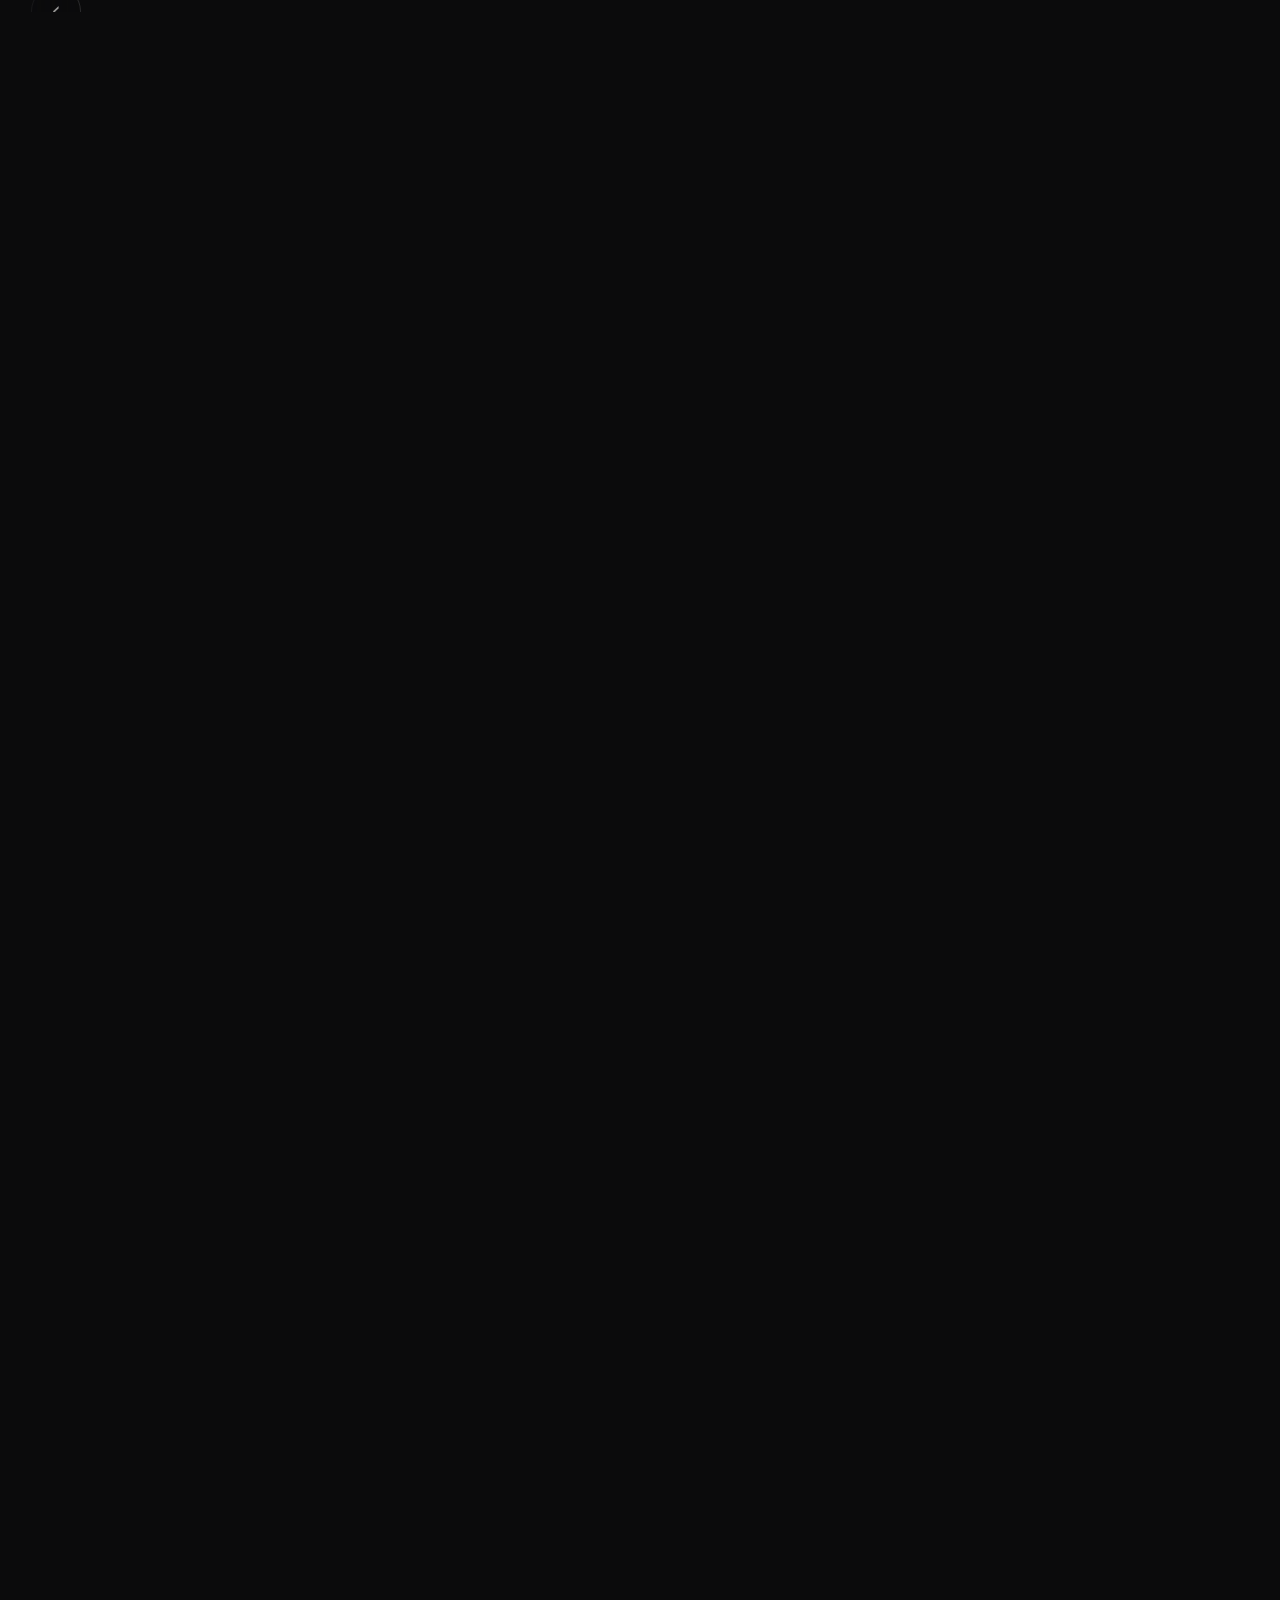
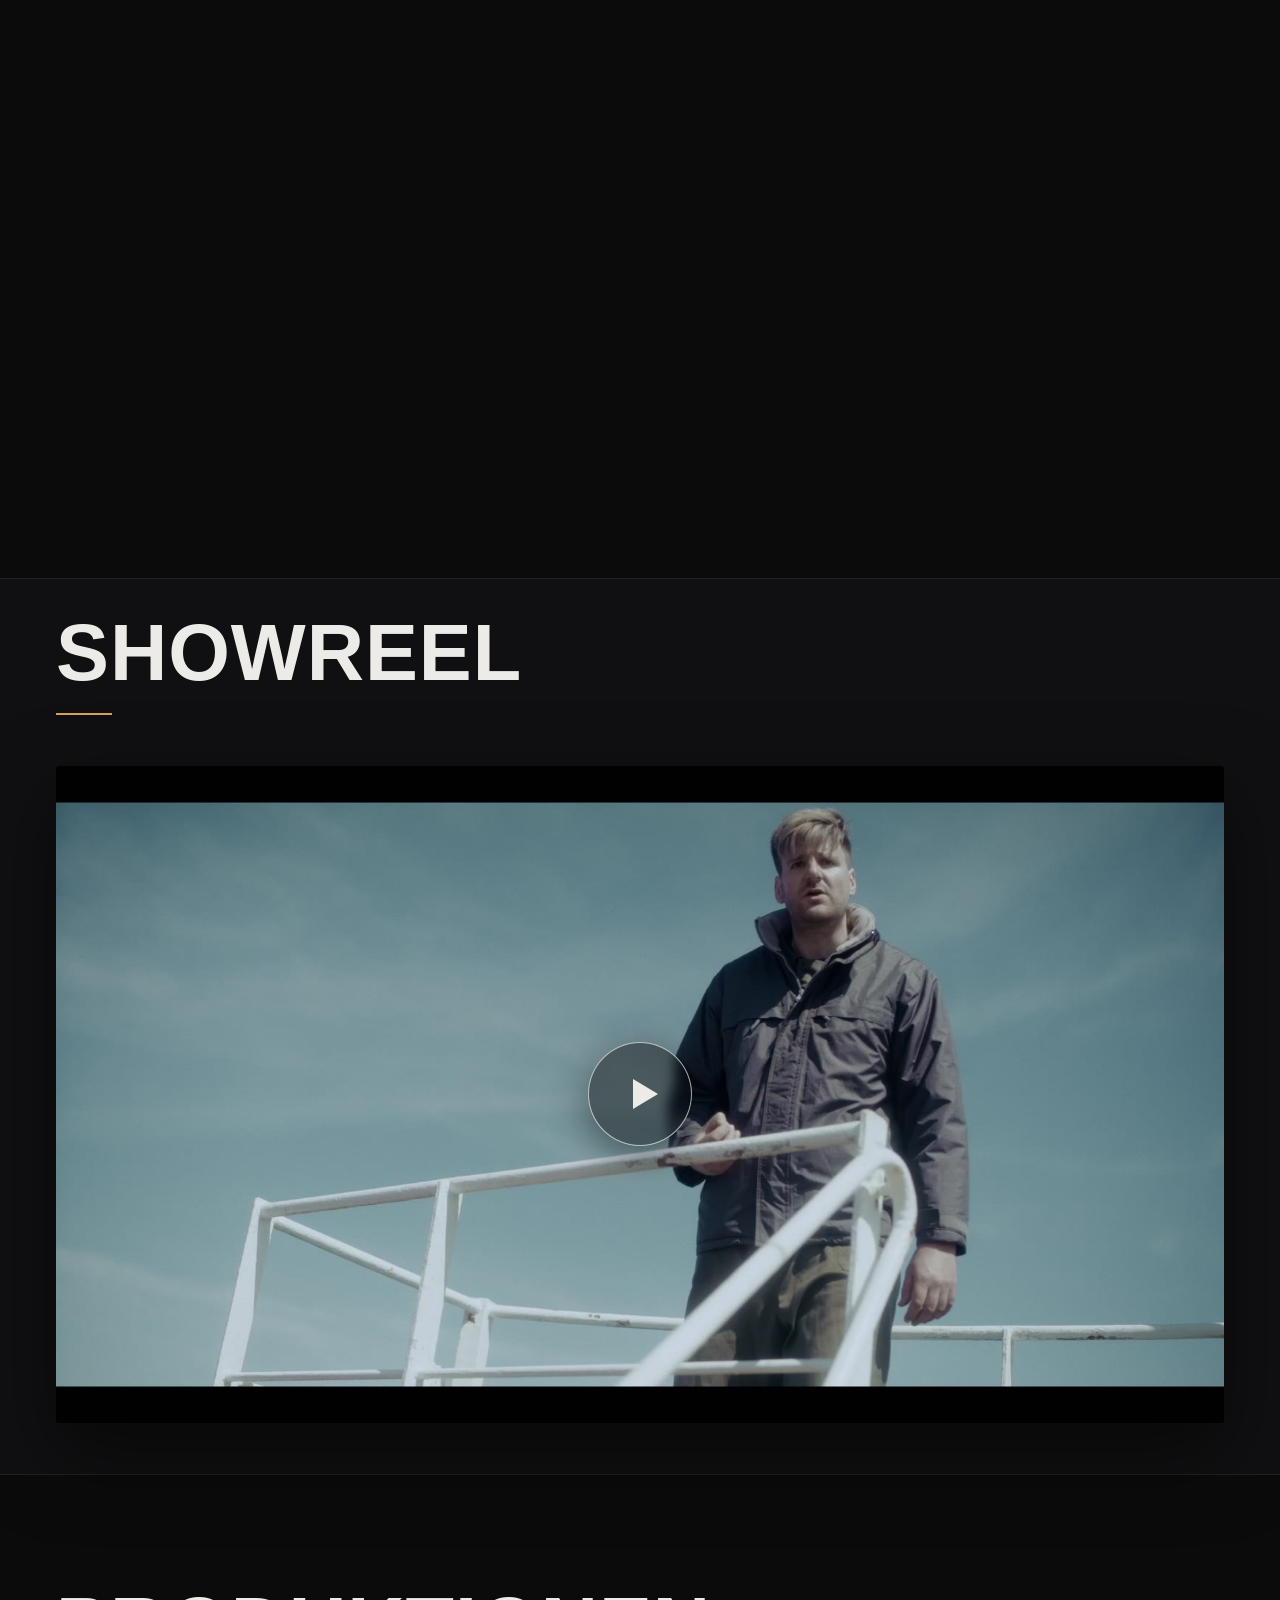
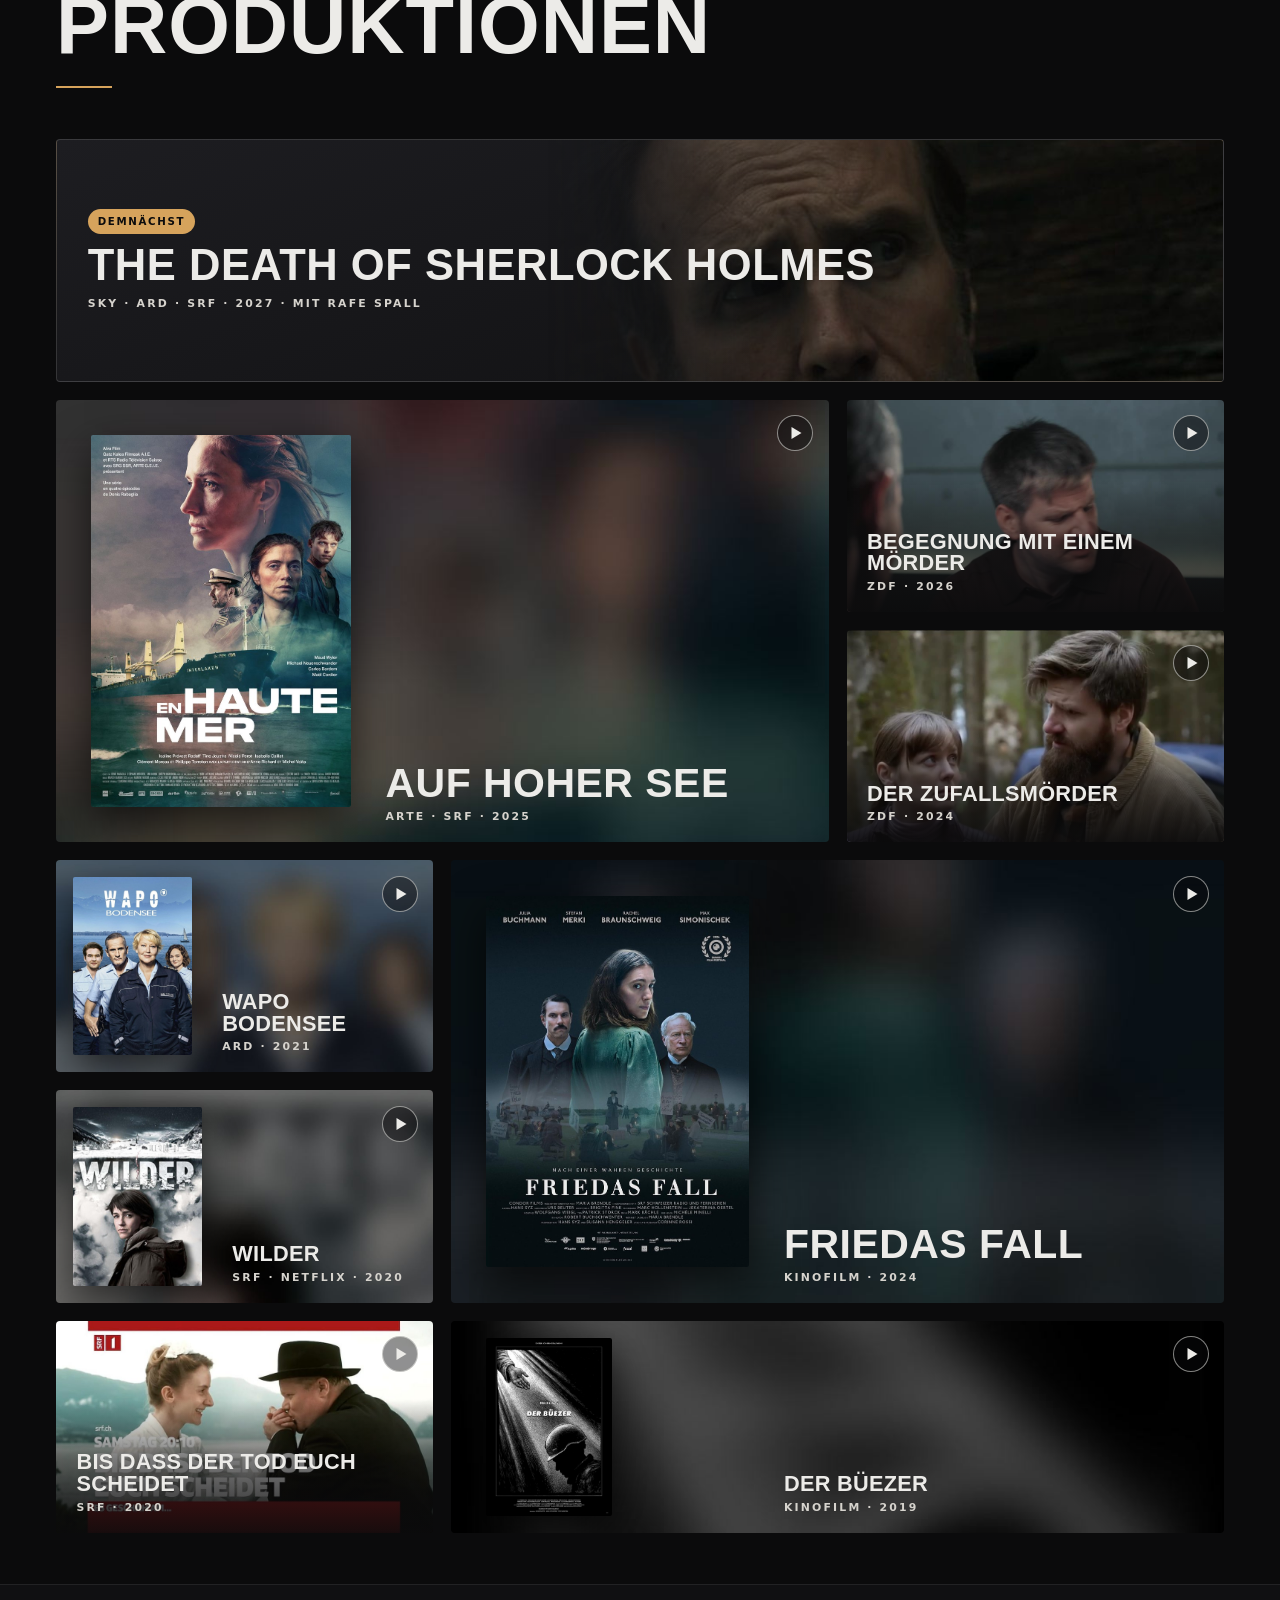
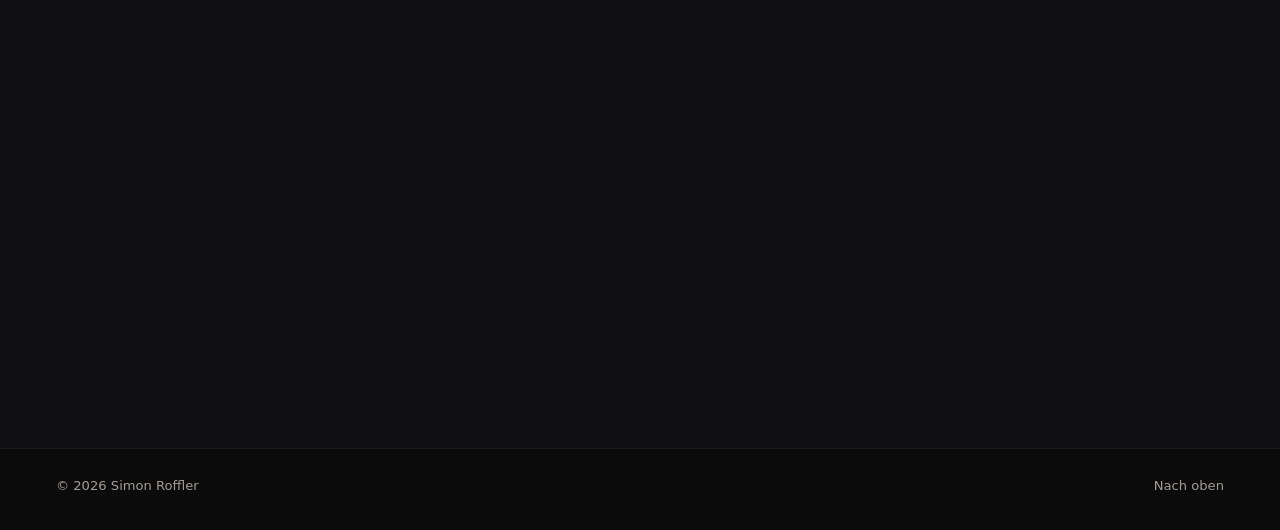
<file: de/index.html>
<!doctype html>
<html lang="de" class="no-js">
<head>
<meta charset="utf-8">
<meta name="viewport" content="width=device-width, initial-scale=1">
<title>Simon Roffler – Schauspieler</title>
<meta name="description" content="Simon Roffler ist Schauspieler für Film und Serie und lebt in Zürich. Zu sehen in «The Death of Sherlock Holmes», «Auf hoher See» und «Friedas Fall».">
<link rel="canonical" href="https://simonroffler.com/de/">
<link rel="alternate" hreflang="en" href="https://simonroffler.com/">
<link rel="alternate" hreflang="de" href="https://simonroffler.com/de/">
<link rel="alternate" hreflang="x-default" href="https://simonroffler.com/">
<meta name="theme-color" content="#0b0b0c">
<meta property="og:type" content="profile">
<meta property="og:site_name" content="Simon Roffler">
<meta property="og:title" content="Simon Roffler – Schauspieler">
<meta property="og:description" content="Simon Roffler ist Schauspieler für Film und Serie und lebt in Zürich. Zu sehen in «The Death of Sherlock Holmes», «Auf hoher See» und «Friedas Fall».">
<meta property="og:url" content="https://simonroffler.com/de/">
<meta property="og:image" content="https://simonroffler.com/img/og.jpg">
<meta property="og:image:width" content="1200">
<meta property="og:image:height" content="630">
<meta property="og:locale" content="de_CH">
<meta name="twitter:card" content="summary_large_image">
<link rel="icon" href="data:image/svg+xml,%3Csvg xmlns='http://www.w3.org/2000/svg' viewBox='0 0 64 64'%3E%3Crect width='64' height='64' fill='%230b0b0c'/%3E%3Ctext x='32' y='43' font-family='Arial,sans-serif' font-size='28' font-weight='700' text-anchor='middle' fill='%23ecebe8'%3ESR%3C/text%3E%3C/svg%3E">
<link rel="preload" as="image" href="../media/hero-poster.jpg">
<link rel="stylesheet" href="../css/site.css?v=1795084820">
<script>document.documentElement.className = 'js';</script>
<script type="application/ld+json">{
 "@context": "https://schema.org",
 "@graph": [
  {
   "@type": "WebSite",
   "@id": "https://simonroffler.com/#website",
   "url": "https://simonroffler.com/",
   "name": "Simon Roffler",
   "inLanguage": [
    "en",
    "de"
   ]
  },
  {
   "@type": "ProfilePage",
   "@id": "https://simonroffler.com/de/#profilepage",
   "url": "https://simonroffler.com/de/",
   "name": "Simon Roffler – Schauspieler",
   "inLanguage": "de",
   "dateModified": "2026-11-19",
   "isPartOf": {
    "@id": "https://simonroffler.com/#website"
   },
   "mainEntity": {
    "@id": "https://simonroffler.com/#person"
   }
  },
  {
   "@type": "Person",
   "@id": "https://simonroffler.com/#person",
   "name": "Simon Roffler",
   "url": "https://simonroffler.com/",
   "jobTitle": "Schauspieler",
   "disambiguatingDescription": "Schauspieler für Film und Serie, lebt in Zürich",
   "image": "https://simonroffler.com/img/portrait-01-l.jpg",
   "height": {
    "@type": "QuantitativeValue",
    "value": 195,
    "unitCode": "CMT"
   },
   "knowsLanguage": [
    "de",
    "gsw",
    "en"
   ],
   "homeLocation": {
    "@type": "City",
    "name": "Zürich"
   },
   "alumniOf": [
    {
     "@type": "CollegeOrUniversity",
     "name": "Hochschule der Künste Bern (HKB)",
     "url": "https://www.hkb.bfh.ch/"
    }
   ],
   "contactPoint": {
    "@type": "ContactPoint",
    "contactType": "Vertretung (Deutschsprachiger Raum)",
    "name": "Abraham Management",
    "telephone": "+4933187705090",
    "email": "office@abraham-management.de",
    "url": "https://www.abraham-management.de"
   },
   "subjectOf": {
    "@id": "https://simonroffler.com/#showreel"
   },
   "sameAs": [
    "https://www.spotlight.com/2792-4509-7017",
    "https://www.imdb.com/name/nm9088420/",
    "https://filmmakers.de/simon-roffler",
    "https://www.schauspielervideos.de/fullprofile/schauspieler-simon-roffler.html",
    "https://www.etalenta.eu/members/profile/simon-roffler",
    "https://www.instagram.com/simonroffler/"
   ],
   "description": "Mit 1,95 m und markanter Präsenz wird Simon Roffler oft für intensive Charaktere und kantige Rollen besetzt. Zugleich bringt er eine Wärme mit, die ihn auch als rechtschaffenen Ermittler oder vielschichtigen Familienvater glaubwürdig macht."
  },
  {
   "@type": "VideoObject",
   "@id": "https://simonroffler.com/#showreel",
   "name": "Showreel 2026 – Simon Roffler",
   "description": "Showreel 2026 des Schauspielers Simon Roffler",
   "thumbnailUrl": "https://simonroffler.com/media/showreel-2026.jpg",
   "contentUrl": "https://simonroffler.com/media/showreel-2026.mp4",
   "uploadDate": "2026-11-17",
   "duration": "PT1M48S",
   "actor": {
    "@id": "https://simonroffler.com/#person"
   }
  },
  {
   "@type": "TVSeries",
   "name": "The Death of Sherlock Holmes",
   "datePublished": "2027",
   "actor": {
    "@type": "PerformanceRole",
    "actor": {
     "@id": "https://simonroffler.com/#person"
    },
    "characterName": "Kaspar Zwirgi"
   }
  },
  {
   "@type": "TVEpisode",
   "name": "Begegnung mit einem Mörder",
   "datePublished": "2026",
   "actor": {
    "@type": "PerformanceRole",
    "actor": {
     "@id": "https://simonroffler.com/#person"
    },
    "characterName": "Arne Kleinert"
   }
  },
  {
   "@type": "TVSeries",
   "name": "Auf hoher See",
   "datePublished": "2025",
   "alternateName": [
    "On the High Seas",
    "En haute mer"
   ],
   "actor": {
    "@type": "PerformanceRole",
    "actor": {
     "@id": "https://simonroffler.com/#person"
    },
    "characterName": "Thorsten"
   }
  },
  {
   "@type": "Movie",
   "name": "Friedas Fall",
   "datePublished": "2024",
   "alternateName": "Frieda's Case",
   "actor": {
    "@type": "PerformanceRole",
    "actor": {
     "@id": "https://simonroffler.com/#person"
    },
    "characterName": "Landjäger Maier"
   }
  },
  {
   "@type": "TVEpisode",
   "name": "Der Zufallsmörder",
   "datePublished": "2024",
   "actor": {
    "@type": "PerformanceRole",
    "actor": {
     "@id": "https://simonroffler.com/#person"
    },
    "characterName": "Robert Leuschner"
   }
  },
  {
   "@type": "TVSeries",
   "name": "WAPO Bodensee",
   "datePublished": "2021",
   "actor": {
    "@type": "PerformanceRole",
    "actor": {
     "@id": "https://simonroffler.com/#person"
    },
    "characterName": "Benjamin Weiss"
   }
  },
  {
   "@type": "TVSeries",
   "name": "Wilder",
   "datePublished": "2020",
   "alternateName": "Buried Truth",
   "actor": {
    "@type": "PerformanceRole",
    "actor": {
     "@id": "https://simonroffler.com/#person"
    },
    "characterName": "Eric Genarro"
   }
  },
  {
   "@type": "CreativeWork",
   "name": "Bis dass der Tod euch scheidet",
   "datePublished": "2020",
   "actor": {
    "@type": "PerformanceRole",
    "actor": {
     "@id": "https://simonroffler.com/#person"
    },
    "characterName": "Hermann Studer"
   }
  },
  {
   "@type": "Movie",
   "name": "Der Büezer",
   "datePublished": "2019",
   "alternateName": "The Working Man",
   "actor": {
    "@type": "PerformanceRole",
    "actor": {
     "@id": "https://simonroffler.com/#person"
    },
    "characterName": "David Nagel"
   }
  }
 ]
}</script>
</head>
<body>
<a class="skip" href="#about">Zum Inhalt springen</a>

<header class="top">
  <a class="top__name" href="#hero">Simon Roffler</a>
  <nav class="top__nav" aria-label="Menü">
    <a href="#about">Zur Person</a>
    <a href="#photos">Fotos</a>
    <a href="#showreel">Showreel</a>
    <a href="#work">Produktionen</a>
    <a href="#contact">Kontakt</a>
  </nav>
  <div class="top__lang"><a href="../" hreflang="en" lang="en" data-lang>EN</a><i></i><span aria-current="true" lang="de">DE</span></div>
  <button class="top__menu" type="button" aria-expanded="false" aria-controls="menu">Menü</button>
</header>

<div class="menu" id="menu" hidden>
  <button class="menu__close" type="button">Schliessen</button>
  <nav aria-label="Menü">
    <a href="#about">Zur Person</a>
    <a href="#photos">Fotos</a>
    <a href="#showreel">Showreel</a>
    <a href="#work">Produktionen</a>
    <a href="#contact">Kontakt</a>
  </nav>
  <div class="menu__lang"><a href="../" hreflang="en" lang="en" data-lang>EN</a><i></i><span aria-current="true" lang="de">DE</span></div>
</div>

<main>

<section class="hero" id="hero" aria-label="Simon Roffler">
  <div class="hero__media">
    <video class="hero__video" autoplay muted loop playsinline preload="auto" poster="../media/hero-poster.jpg" aria-hidden="true" tabindex="-1" disablepictureinpicture>
      <source src="../media/hero-1080.mp4" type="video/mp4" media="(min-width: 900px)">
      <source src="../media/hero-720.mp4" type="video/mp4">
    </video>
  </div>
  <div class="hero__shade"></div>
  <div class="hero__inner">
    <p class="hero__role">Schauspieler</p>
    <h1 class="hero__name"><span>Simon</span> <span>Roffler</span></h1>
    <div class="hero__actions">
      <a class="btn" href="#showreel"><span class="btn__icon" aria-hidden="true"></span>Showreel ansehen</a>
    </div>
  </div>
  <p class="hero__source">Szene aus AUF HOHER SEE</p>
  <button class="hero__toggle" type="button" aria-label="Hintergrundvideo anhalten" data-pause="Hintergrundvideo anhalten" data-play="Hintergrundvideo abspielen"></button>
</section>

<section class="section about" id="about">
  <div class="wrap">
    <div class="about__grid">
      <div class="about__bio reveal">
        <h2 class="h2">Zur Person</h2>
        <div class="bio">
<p class="bio__lead">Mit 1,95 m und markanter Präsenz wird Simon Roffler oft für intensive Charaktere und kantige Rollen besetzt. Zugleich bringt er eine Wärme mit, die ihn auch als rechtschaffenen Ermittler oder vielschichtigen Familienvater glaubwürdig macht.</p>
<p>2027 wird er in der Sky-Serie «The Death of Sherlock Holmes» an der Seite von Rafe Spall zu sehen sein. Regie führten Claudia Bluemhuber und Pierre Monnard, mit dem er bereits die SRF-Serie «Wilder» gedreht hatte. In Denis Rabaglias Miniserie «Auf hoher See» spielte er einen kriminellen Chefingenieur neben Carlos Bardem. Im Kinofilm «Friedas Fall» der Oscar-nominierten Regisseurin Maria Brendle spielte er den Landjäger Maier.</p>
<p>Simon Roffler wuchs im Zürcher Oberland auf, wo Kühe direkt vor dem Haus weideten. Den Humor und die Lust am Spielen hat er von seiner Mutter geerbt, die an Familienfesten für Unterhaltung sorgte. Am Esstisch probierte er seine ersten Comedy-Einlagen an seiner jüngeren Schwester aus – so erfolgreich, dass die beiden schliesslich in getrennten Räumen essen mussten.</p>
<p>Nach der Oberstufe machte er eine Informatiklehre und tauschte in dieser Zeit den E-Sport gegen das Laientheater. Als er dort eine Hauptrolle übernahm, entdeckte er seine Liebe zum Schauspiel, die ihn nicht mehr losliess. Neben der Arbeit in der IT sprach er zwei Jahre lang vor, bis ihn die Hochschule der Künste Bern (HKB) aufnahm. Noch während des Studiums stand er am Theater Basel in Philipp Stölzls «Frankenstein» auf der Bühne. Später spielte er am Theater der Künste in Zürich die Titelrolle in «Adams Äpfel».</p>
<p>Ein wichtiger Schritt hin zur Arbeit vor der Kamera war seine Rolle als David Nagel in Hans Kaufmanns Kinofilm «Der Büezer» mit Joel Basman. Danach war die Richtung klar: Seither konzentriert er sich ganz auf Film und Serie. Um sich weiterzuentwickeln, besucht er regelmässig das Giles Foreman Centre for Acting in London. Für actionreiche Rollen bereitet er sich mit einem Stunttraining auf die jeweilige Produktion vor.</p>
<p>Simon Roffler lebt in Zürich und darf in der Schweiz wie in der EU arbeiten.</p>
</div>
      </div>
      <div class="about__cv reveal">
        <p class="cv__head">Credits (Auswahl)</p>
<div class="cv">
<ul class="cv__list">
<li><span class="cv__year">2027</span><span class="cv__title">The Death of Sherlock Holmes<span class="cv__role">als Kaspar Zwirgi</span></span></li>
<li><span class="cv__year">2026</span><span class="cv__title">Begegnung mit einem Mörder<span class="cv__role">als Arne Kleinert</span></span></li>
<li><span class="cv__year">2025</span><span class="cv__title">Auf hoher See<span class="cv__role">als Thorsten</span></span></li>
<li><span class="cv__year">2024</span><span class="cv__title">Friedas Fall<span class="cv__role">Kinofilm · als Landjäger Maier</span></span></li>
<li><span class="cv__year">2024</span><span class="cv__title">Der Zufallsmörder<span class="cv__role">als Robert Leuschner</span></span></li>
<li><span class="cv__year">2021</span><span class="cv__title">WAPO Bodensee<span class="cv__role">als Benjamin Weiss</span></span></li>
<li><span class="cv__year">2020</span><span class="cv__title">Wilder<span class="cv__role">als Eric Genarro</span></span></li>
<li><span class="cv__year">2020</span><span class="cv__title">Bis dass der Tod euch scheidet<span class="cv__role">als Hermann Studer</span></span></li>
<li><span class="cv__year">2019</span><span class="cv__title">Der Büezer<span class="cv__role">Kinofilm · als David Nagel</span></span></li>
</ul>
</div>
<a class="textlink cv__more" href="https://filmmakers.de/simon-roffler" target="_blank" rel="noopener">Vollständiger CV auf Filmmakers</a>
      </div>
    </div>
    <dl class="facts reveal" aria-label="Fakten">
      <div><dt>Grösse</dt><dd>195 cm</dd></div>
<div><dt>Sprachen</dt><dd>Deutsch, Schweizerdeutsch, Englisch</dd></div>
<div><dt>Wohnort</dt><dd>Zürich</dd></div>
<div><dt>Arbeitserlaubnis</dt><dd>Schweiz und EU</dd></div>
<div><dt>Ausbildung</dt><dd>Hochschule der Künste Bern (HKB); Giles Foreman Centre for Acting, London</dd></div>
<div><dt>Fähigkeiten</dt><dd>Boxen, Krafttraining, Stunttraining</dd></div>
    </dl>
    <div class="profiles reveal">
      <h3 class="h3">Profile</h3>
      <ul class="profiles__list">
        <li><a href="https://www.spotlight.com/2792-4509-7017" target="_blank" rel="noopener me"><img class="profiles__logo" src="../img/logos/spotlight.png" alt="" width="48" height="48" loading="lazy"><span>Spotlight</span></a></li>
<li><a href="https://www.imdb.com/name/nm9088420/" target="_blank" rel="noopener me"><img class="profiles__logo" src="../img/logos/imdb.png" alt="" width="48" height="48" loading="lazy"><span>IMDb</span></a></li>
<li><a href="https://filmmakers.de/simon-roffler" target="_blank" rel="noopener me"><img class="profiles__logo" src="../img/logos/filmmakers.png" alt="" width="48" height="48" loading="lazy"><span>Filmmakers</span></a></li>
<li><a href="https://www.schauspielervideos.de/fullprofile/schauspieler-simon-roffler.html" target="_blank" rel="noopener me"><img class="profiles__logo" src="../img/logos/schauspielervideos.png" alt="" width="48" height="48" loading="lazy"><span>Schauspieler&shy;videos</span></a></li>
<li><a href="https://www.etalenta.eu/members/profile/simon-roffler" target="_blank" rel="noopener me"><img class="profiles__logo" src="../img/logos/etalenta.png" alt="" width="48" height="48" loading="lazy"><span>e-TALENTA</span></a></li>
<li><a href="https://www.instagram.com/simonroffler/" target="_blank" rel="noopener me"><img class="profiles__logo" src="../img/logos/instagram.svg" alt="" width="48" height="48" loading="lazy"><span>Instagram</span></a></li>
      </ul>
    </div>
  </div>
</section>

<section class="section photos" id="photos">
  <div class="photos__pin">
    <div class="wrap photos__head">
      <h2 class="h2 reveal">Fotos</h2>
      <p class="photos__now" aria-hidden="true"><span class="photos__count"></span><span class="photos__credit"></span></p>
    </div>
    <div class="strip reveal" data-strip data-mode="fokus">
      <ul class="strip__track" aria-label="Fotos">
        <li><a class="strip__item" href="../img/portrait-01-l.jpg" data-i="0" data-credit="Janine Guldener"><img src="../img/portrait-01-m.jpg" alt="Simon Roffler im weissen Hemd, lächelnd" width="932" height="1400" draggable="false"></a></li>
<li><a class="strip__item" href="../img/portrait-06-l.jpg" data-i="1" data-credit="Janine Guldener"><img src="../img/portrait-06-m.jpg" alt="Simon Roffler in Lederjacke, frontal" width="932" height="1400" draggable="false"></a></li>
<li><a class="strip__item" href="../img/portrait-02-l.jpg" data-i="2" data-credit="Janine Guldener"><img src="../img/portrait-02-m.jpg" alt="Simon Roffler in Lederjacke, ernster Blick" width="932" height="1400" draggable="false"></a></li>
<li><a class="strip__item" href="../img/portrait-04-l.jpg" data-i="3" data-credit="Janine Guldener"><img src="../img/portrait-04-m.jpg" alt="Simon Roffler im grünen T-Shirt, nach vorn gebeugt" width="933" height="1400" loading="lazy" draggable="false"></a></li>
<li><a class="strip__item" href="../img/portrait-05-l.jpg" data-i="4" data-credit="Janine Guldener"><img src="../img/portrait-05-m.jpg" alt="Simon Roffler im roten Pullover, verschmitzt lächelnd" width="933" height="1400" loading="lazy" draggable="false"></a></li>
<li><a class="strip__item" href="../img/portrait-03-l.jpg" data-i="5" data-credit="Janine Guldener"><img src="../img/portrait-03-m.jpg" alt="Simon Roffler im grünen Hemd, lachend" width="932" height="1400" loading="lazy" draggable="false"></a></li>
<li><a class="strip__item" href="../img/portrait-09-l.jpg" data-i="6" data-credit="Tom Rufer"><img src="../img/portrait-09-m.jpg" alt="Simon Roffler im karierten Hemd, mit Vollbart" width="934" height="1400" loading="lazy" draggable="false"></a></li>
<li><a class="strip__item" href="../img/portrait-07-l.jpg" data-i="7" data-credit="Janine Guldener"><img src="../img/portrait-07-m.jpg" alt="Simon Roffler, Ganzkörperfoto vor einer Backsteinwand" width="933" height="1400" loading="lazy" draggable="false"></a></li>
<li><a class="strip__item" href="../img/portrait-08-l.jpg" data-i="8" data-credit="Tom Rufer"><img src="../img/portrait-08-m.jpg" alt="Simon Roffler im schwarzen Tanktop, Studiofoto" width="934" height="1400" loading="lazy" draggable="false"></a></li>
      </ul>
      <button class="strip__btn strip__prev" type="button" aria-label="Vorheriges Foto">‹</button>
      <button class="strip__btn strip__next" type="button" aria-label="Nächstes Foto">›</button>
    </div>
  </div>
</section>

<section class="section reel" id="showreel">
  <div class="wrap">
    <h2 class="h2 reveal">Showreel</h2>
    <div class="reel__player reveal">
      <video id="reel-video" controls playsinline preload="none" poster="../media/showreel-2026.jpg" src="../media/showreel-2026.mp4"></video>
      <button class="reel__play" type="button" aria-label="Showreel abspielen" hidden><span class="reel__play-icon" aria-hidden="true"></span></button>
    </div>
  </div>
</section>

<section class="section work" id="work">
  <div class="wrap">
    <h2 class="h2 reveal">Produktionen</h2>
    <div class="scenes">
      <div class="scene scene--next scene--nextimg reveal">
<img class="scene__nextimg" src="../img/demnaechst.jpg" alt="" loading="lazy">
<div class="scene__next">
<span class="tag">Demnächst</span>
<p class="scene__title">The Death of Sherlock Holmes</p>
<p class="scene__meta">Sky · ARD · SRF · 2027 · mit Rafe Spall</p>
</div>
</div>
<figure class="scene scene--big scene--poster scene--video reveal" style="--pw:0.330">
<img class="scene__bg" src="../img/plakat-highseas-bg.jpg" alt="" loading="lazy">
<img class="scene__poster" src="../img/plakat-highseas.jpg" alt="Plakat: Auf hoher See" width="699" height="1000" loading="lazy">
<video class="scene__video" muted loop playsinline preload="none" aria-hidden="true" tabindex="-1" disablepictureinpicture><source src="../media/szene-highseas.mp4" type="video/mp4"></video>
<span class="scene__play" aria-hidden="true"></span>
<figcaption class="scene__cap"><span class="scene__title">Auf hoher See</span><span class="scene__meta">ARTE · SRF · 2025</span></figcaption>
</figure>
<figure class="scene scene--big scene--right scene--poster scene--video reveal" style="--pw:0.334">
<img class="scene__bg" src="../img/plakat-frieda-bg.jpg" alt="" loading="lazy">
<img class="scene__poster" src="../img/plakat-frieda.jpg" alt="Plakat: Friedas Fall" width="707" height="1000" loading="lazy">
<video class="scene__video" muted loop playsinline preload="none" aria-hidden="true" tabindex="-1" disablepictureinpicture><source src="../media/szene-frieda.mp4" type="video/mp4"></video>
<span class="scene__play" aria-hidden="true"></span>
<figcaption class="scene__cap"><span class="scene__title">Friedas Fall</span><span class="scene__meta">Kinofilm · 2024</span></figcaption>
</figure>
<figure class="scene scene--video reveal">
<img class="scene__still" src="../media/szene-begegnung.jpg" alt="" loading="lazy">
<video class="scene__video" muted loop playsinline preload="none" aria-hidden="true" tabindex="-1" disablepictureinpicture><source src="../media/szene-begegnung.mp4" type="video/mp4"></video>
<span class="scene__play" aria-hidden="true"></span>
<figcaption class="scene__cap"><span class="scene__title">Begegnung mit einem Mörder</span><span class="scene__meta">ZDF · 2026</span></figcaption>
</figure>
<figure class="scene scene--video reveal">
<img class="scene__still" src="../media/szene-zufallsmoerder.jpg" alt="" loading="lazy">
<video class="scene__video" muted loop playsinline preload="none" aria-hidden="true" tabindex="-1" disablepictureinpicture><source src="../media/szene-zufallsmoerder.mp4" type="video/mp4"></video>
<span class="scene__play" aria-hidden="true"></span>
<figcaption class="scene__cap"><span class="scene__title">Der Zufallsmörder</span><span class="scene__meta">ZDF · 2024</span></figcaption>
</figure>
<figure class="scene scene--poster scene--video reveal" style="--pw:0.316">
<img class="scene__bg" src="../img/plakat-wapo-bg.jpg" alt="" loading="lazy">
<img class="scene__poster" src="../img/plakat-wapo.jpg" alt="Plakat: WAPO Bodensee" width="668" height="1000" loading="lazy">
<video class="scene__video" muted loop playsinline preload="none" aria-hidden="true" tabindex="-1" disablepictureinpicture><source src="../media/szene-wapo.mp4" type="video/mp4"></video>
<span class="scene__play" aria-hidden="true"></span>
<figcaption class="scene__cap"><span class="scene__title">WAPO Bodensee</span><span class="scene__meta">ARD · 2021</span></figcaption>
</figure>
<figure class="scene scene--poster scene--video reveal" style="--pw:0.343">
<img class="scene__bg" src="../img/plakat-wilder-bg.jpg" alt="" loading="lazy">
<img class="scene__poster" src="../img/plakat-wilder.jpg" alt="Plakat: Wilder" width="726" height="1000" loading="lazy">
<video class="scene__video" muted loop playsinline preload="none" aria-hidden="true" tabindex="-1" disablepictureinpicture><source src="../media/szene-wilder.mp4" type="video/mp4"></video>
<span class="scene__play" aria-hidden="true"></span>
<figcaption class="scene__cap"><span class="scene__title">Wilder</span><span class="scene__meta">SRF · Netflix · 2020</span></figcaption>
</figure>
<figure class="scene scene--video scene--image reveal">
<img class="scene__still" src="../img/bild-bis-dass.jpg" alt="" loading="lazy">
<video class="scene__video" muted loop playsinline preload="none" aria-hidden="true" tabindex="-1" disablepictureinpicture><source src="../media/szene-bis-dass.mp4" type="video/mp4"></video>
<span class="scene__play" aria-hidden="true"></span>
<figcaption class="scene__cap"><span class="scene__title">Bis dass der Tod euch scheidet</span><span class="scene__meta">SRF · 2020</span></figcaption>
</figure>
<figure class="scene scene--wide scene--poster scene--video reveal" style="--pw:0.334">
<img class="scene__bg" src="../img/plakat-buezer-bg.jpg" alt="" loading="lazy">
<img class="scene__poster" src="../img/plakat-buezer.jpg" alt="Plakat: Der Büezer" width="707" height="1000" loading="lazy">
<video class="scene__video" muted loop playsinline preload="none" aria-hidden="true" tabindex="-1" disablepictureinpicture><source src="../media/szene-buezer.mp4" type="video/mp4"></video>
<span class="scene__play" aria-hidden="true"></span>
<figcaption class="scene__cap"><span class="scene__title">Der Büezer</span><span class="scene__meta">Kinofilm · 2019</span></figcaption>
</figure>
    </div>
  </div>
</section>

<section class="section contact" id="contact">
  <div class="wrap contact__grid">
    <div class="reveal">
      <h2 class="h2">Kontakt</h2>
    </div>
    <div class="contact__col reveal">
      <h3 class="h3">Vertretung</h3>
      <p class="contact__area">Deutschsprachiger Raum</p>
<address>
<strong>ABRAHAM MANAGEMENT</strong><br>
Voltaireweg 9<br>
14469 Potsdam<br>
<a href="tel:+4933187705090">+49 331 87 70 50 90</a><br>
<a href="mailto:office@abraham-management.de">office@abraham-management.de</a><br>
<a href="https://www.abraham-management.de" target="_blank" rel="noopener">abraham-management.de</a>
</address>
    </div>
  </div>
</section>

</main>

<footer class="foot">
  <div class="wrap">
    <p>© 2026 Simon Roffler</p>
    <p><a href="#hero">Nach oben</a></p>
  </div>
</footer>

<dialog class="lightbox" id="lightbox" aria-label="Fotos">
  <div class="lightbox__fig">
    <img class="lightbox__img" src="[data-uri]" alt="">
  </div>
  <p class="lightbox__cap"></p>
  <button class="lightbox__btn lightbox__prev" type="button" aria-label="Vorheriges Foto">‹</button>
  <button class="lightbox__btn lightbox__next" type="button" aria-label="Nächstes Foto">›</button>
  <button class="lightbox__btn lightbox__close" type="button" aria-label="Schliessen">×</button>
</dialog>

<script src="../js/site.js?v=1795084820" defer></script>
</body>
</html>
</file>
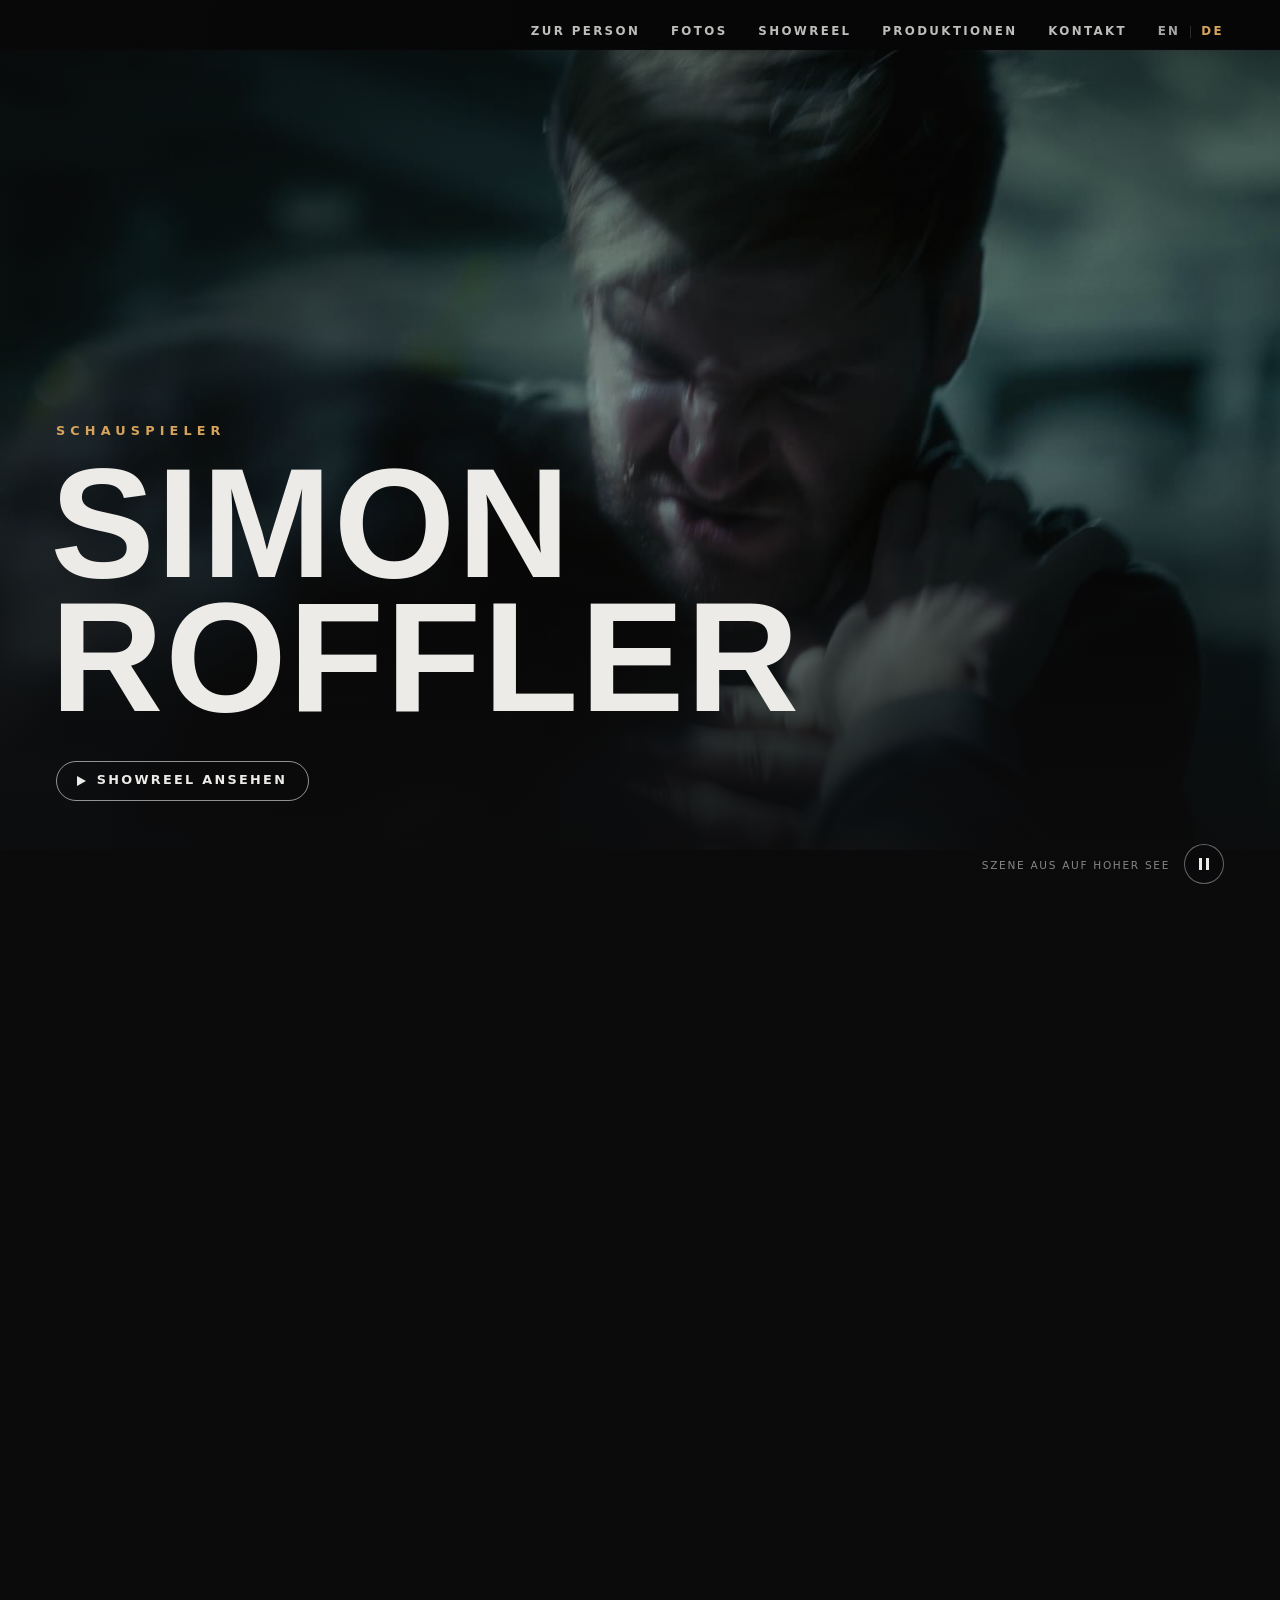
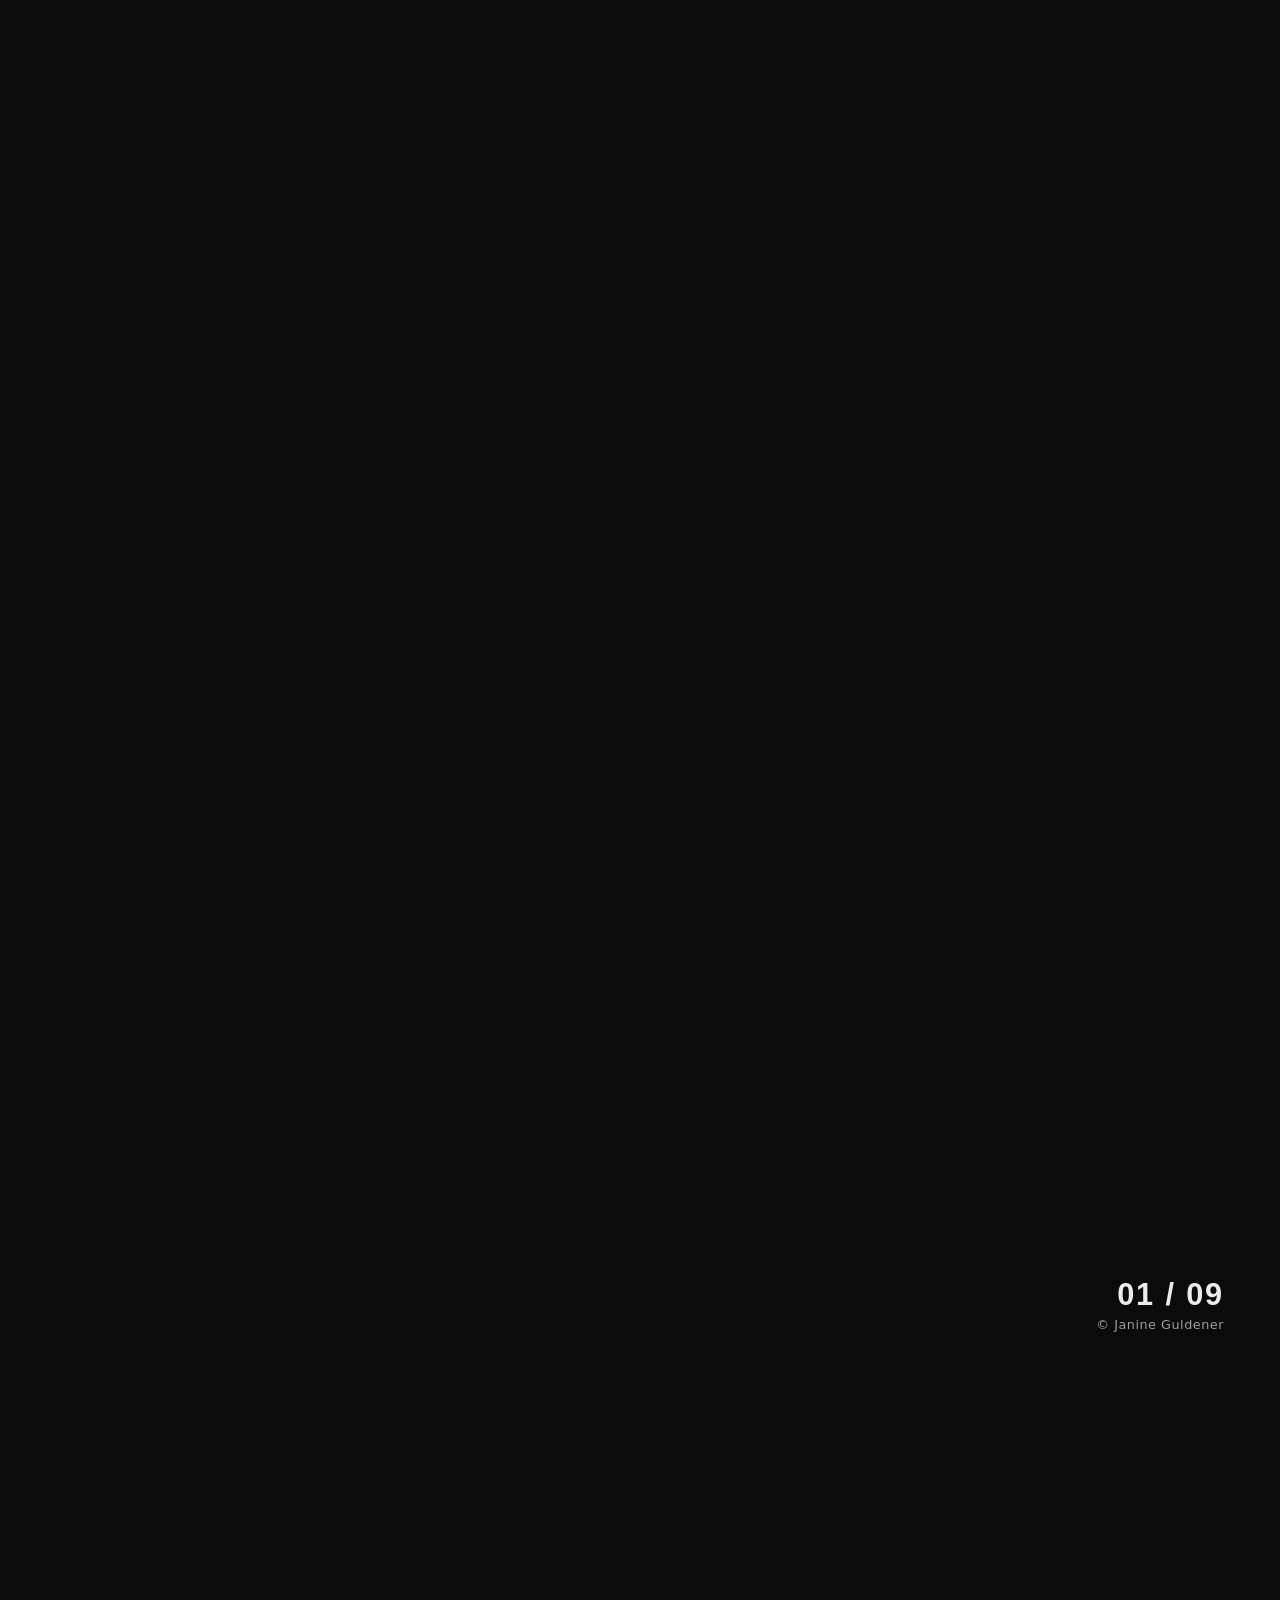
<file: deutsch/index.html>
<!doctype html>
<html lang="en">
<head>
<meta charset="utf-8">
<title>Simon Roffler</title>
<meta http-equiv="refresh" content="0; url=/de/">
<link rel="canonical" href="https://simonroffler.com/de/">
<meta name="robots" content="noindex">
</head>
<body>
<p><a href="/de/">Simon Roffler</a></p>
</body>
</html>
</file>
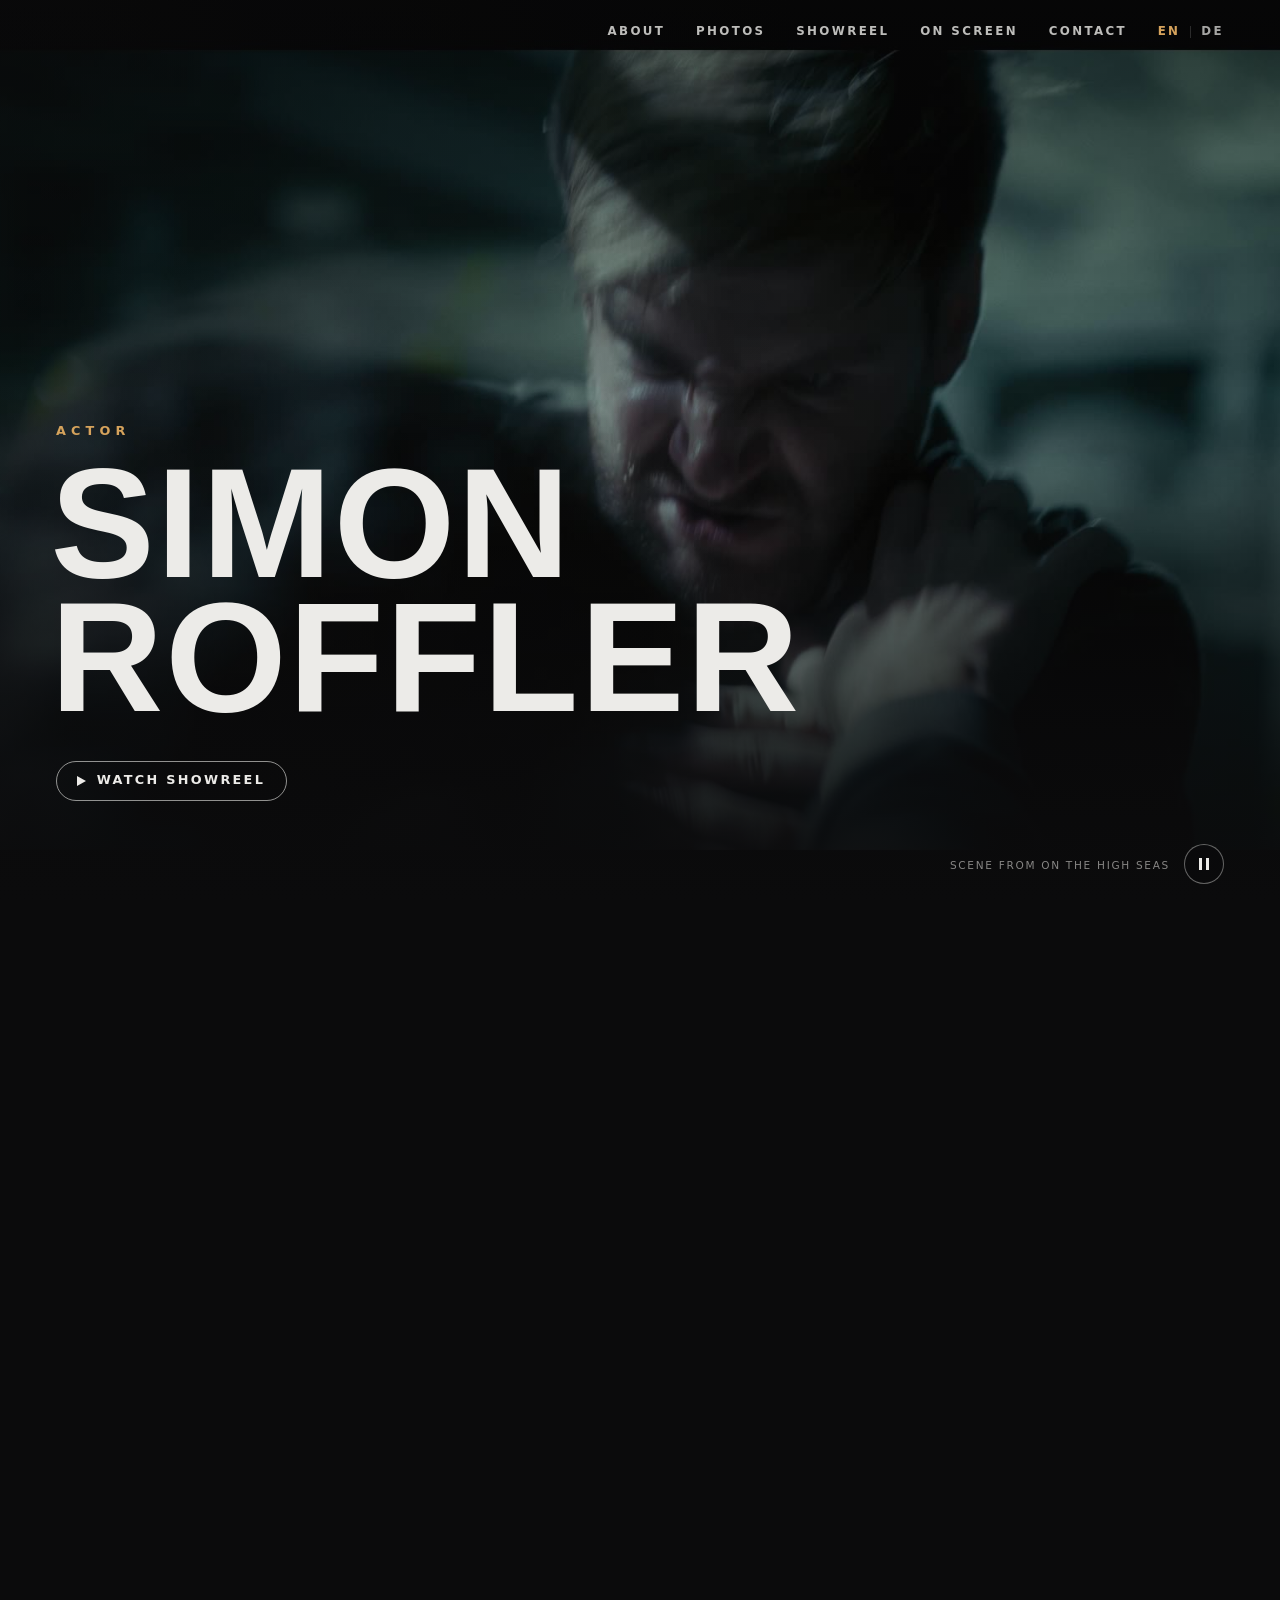
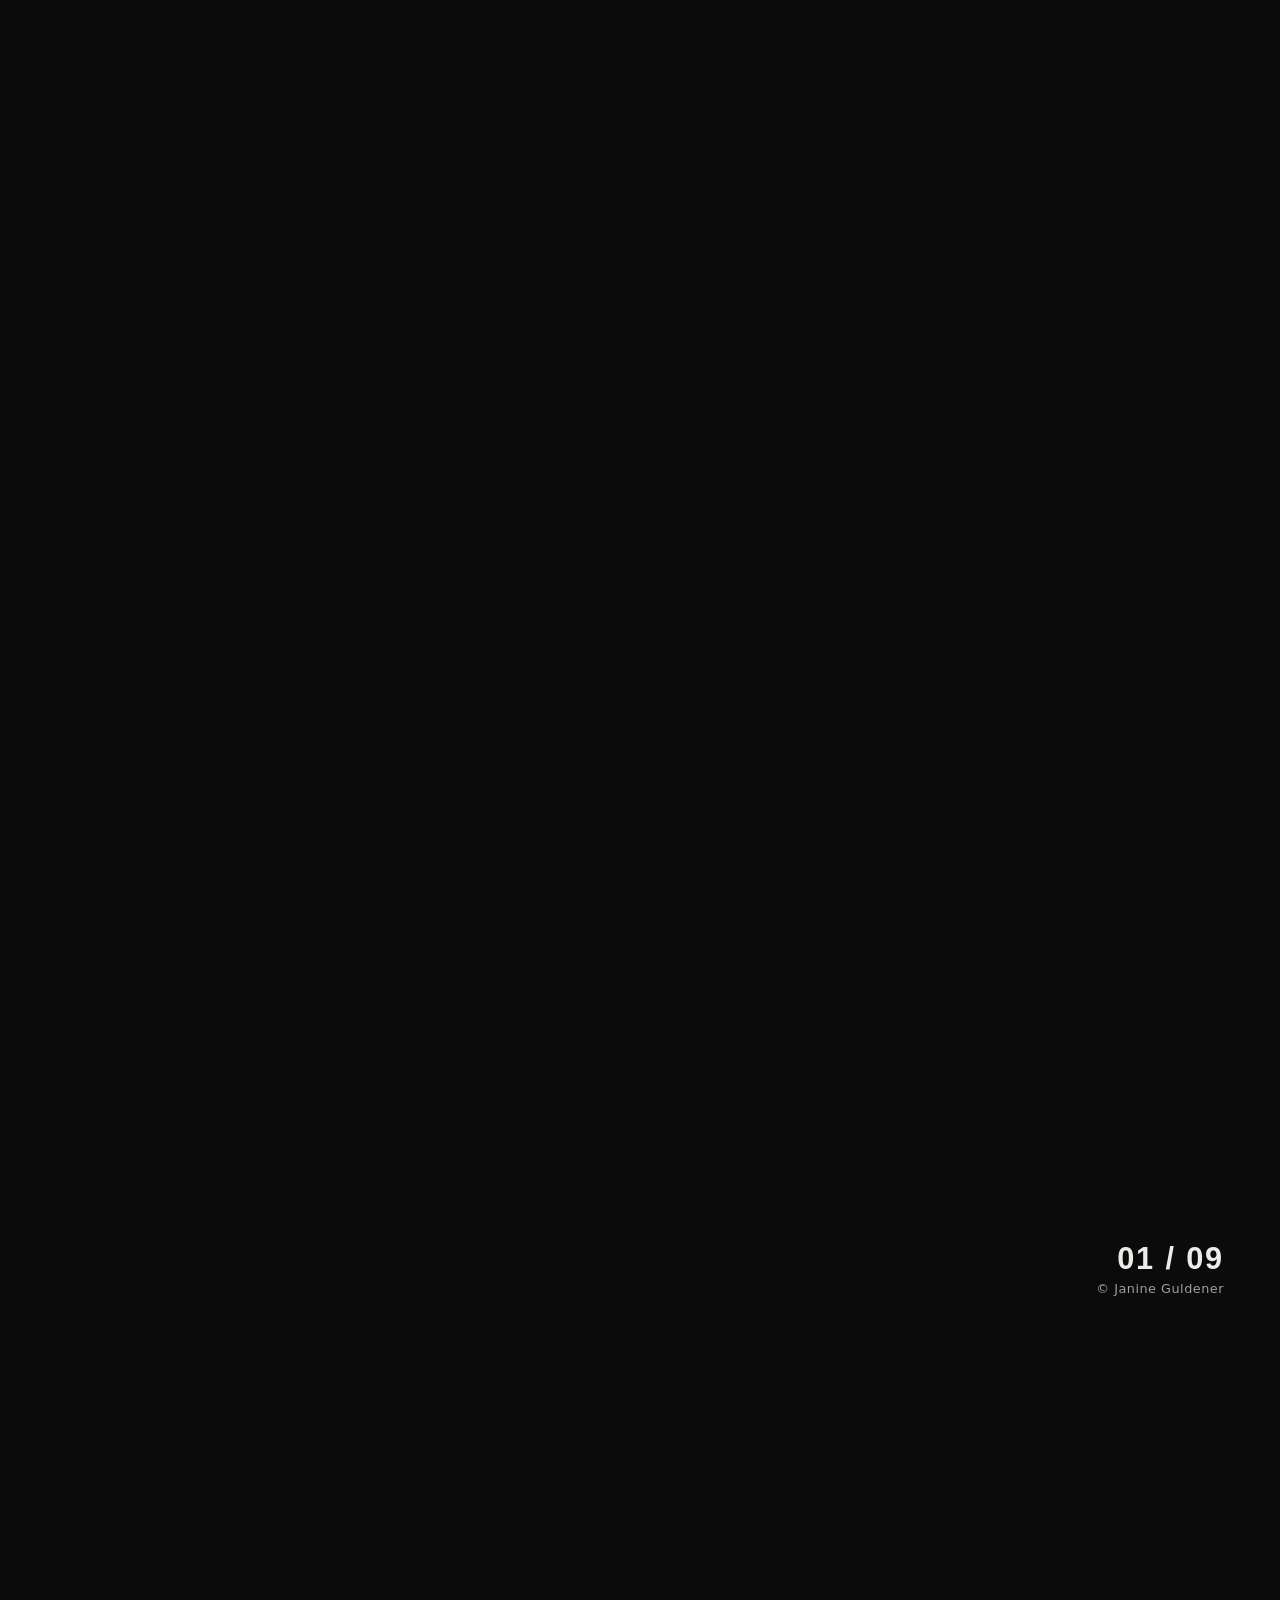
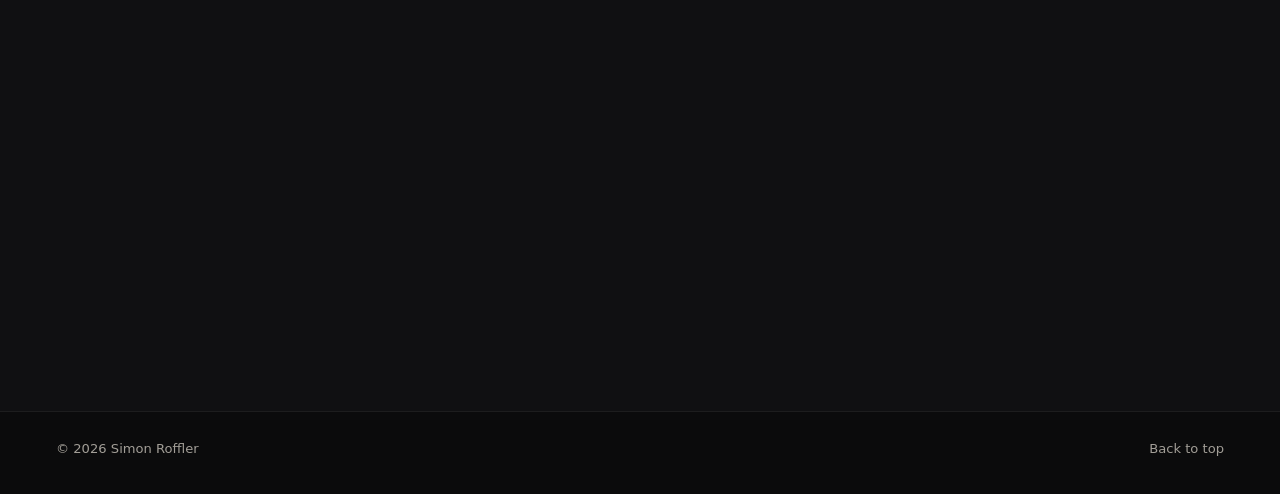
<file: fanpage/index.html>
<!doctype html>
<html lang="en">
<head>
<meta charset="utf-8">
<title>Simon Roffler</title>
<meta http-equiv="refresh" content="0; url=/">
<link rel="canonical" href="https://simonroffler.com/">
<meta name="robots" content="noindex">
</head>
<body>
<p><a href="/">Simon Roffler</a></p>
</body>
</html>
</file>
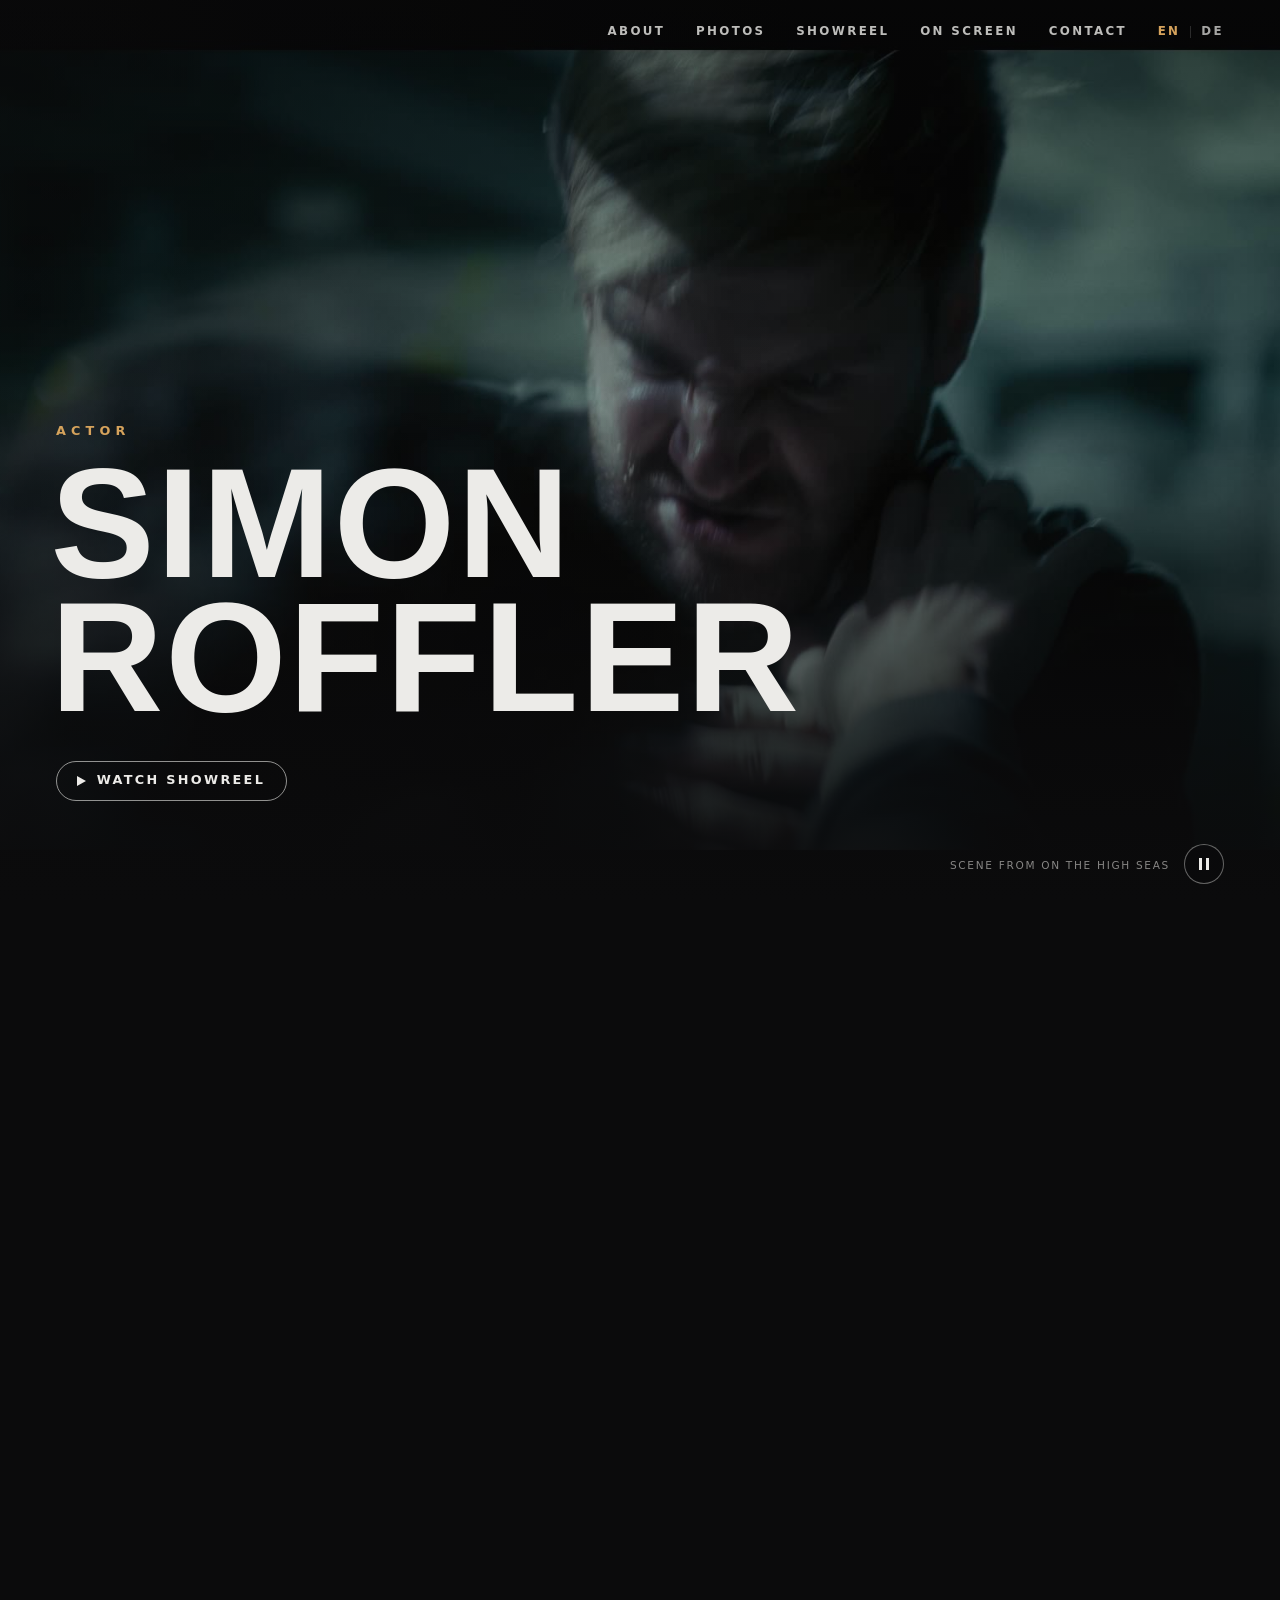
<file: fotos2/index.html>
<!doctype html>
<html lang="en">
<head>
<meta charset="utf-8">
<title>Simon Roffler</title>
<meta http-equiv="refresh" content="0; url=/#photos">
<link rel="canonical" href="https://simonroffler.com/">
<meta name="robots" content="noindex">
</head>
<body>
<p><a href="/#photos">Simon Roffler</a></p>
</body>
</html>
</file>
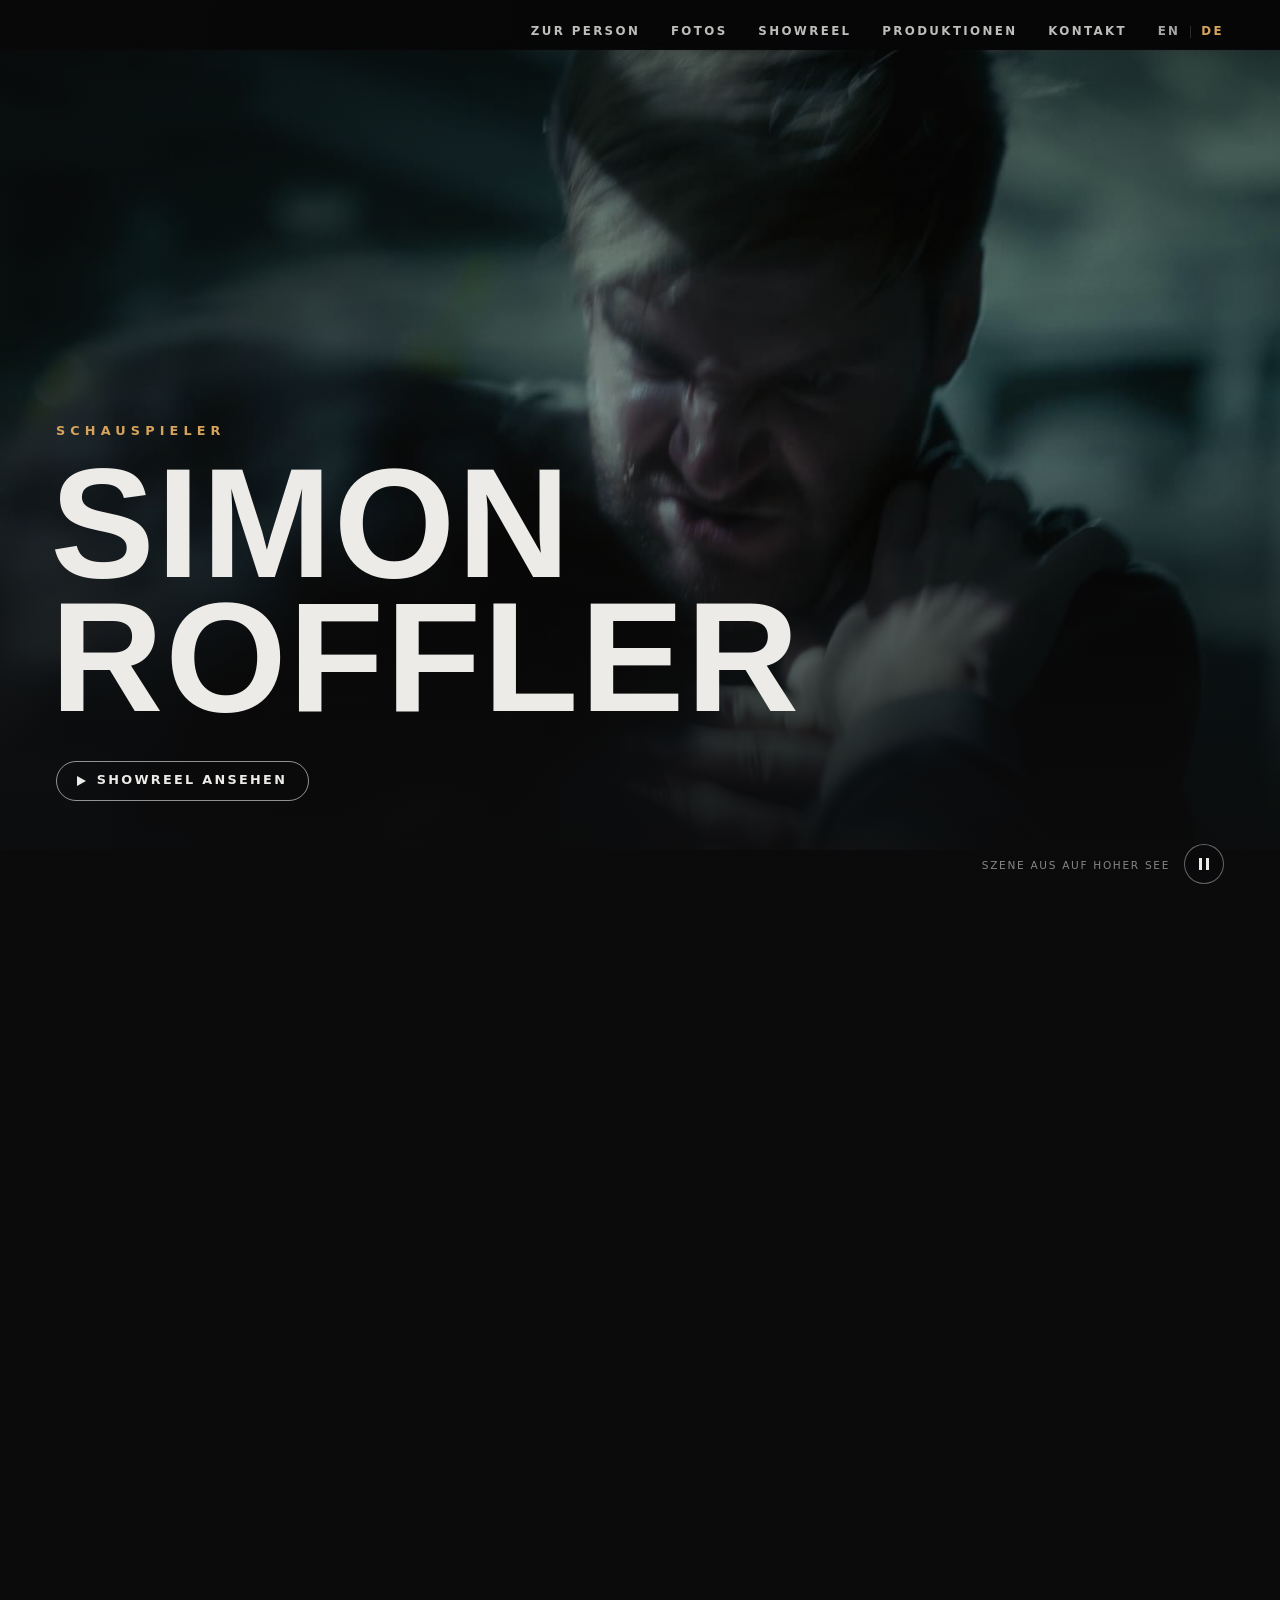
<file: impressum/index.html>
<!doctype html>
<html lang="en">
<head>
<meta charset="utf-8">
<title>Simon Roffler</title>
<meta http-equiv="refresh" content="0; url=/de/#contact">
<link rel="canonical" href="https://simonroffler.com/de/">
<meta name="robots" content="noindex">
</head>
<body>
<p><a href="/de/#contact">Simon Roffler</a></p>
</body>
</html>
</file>
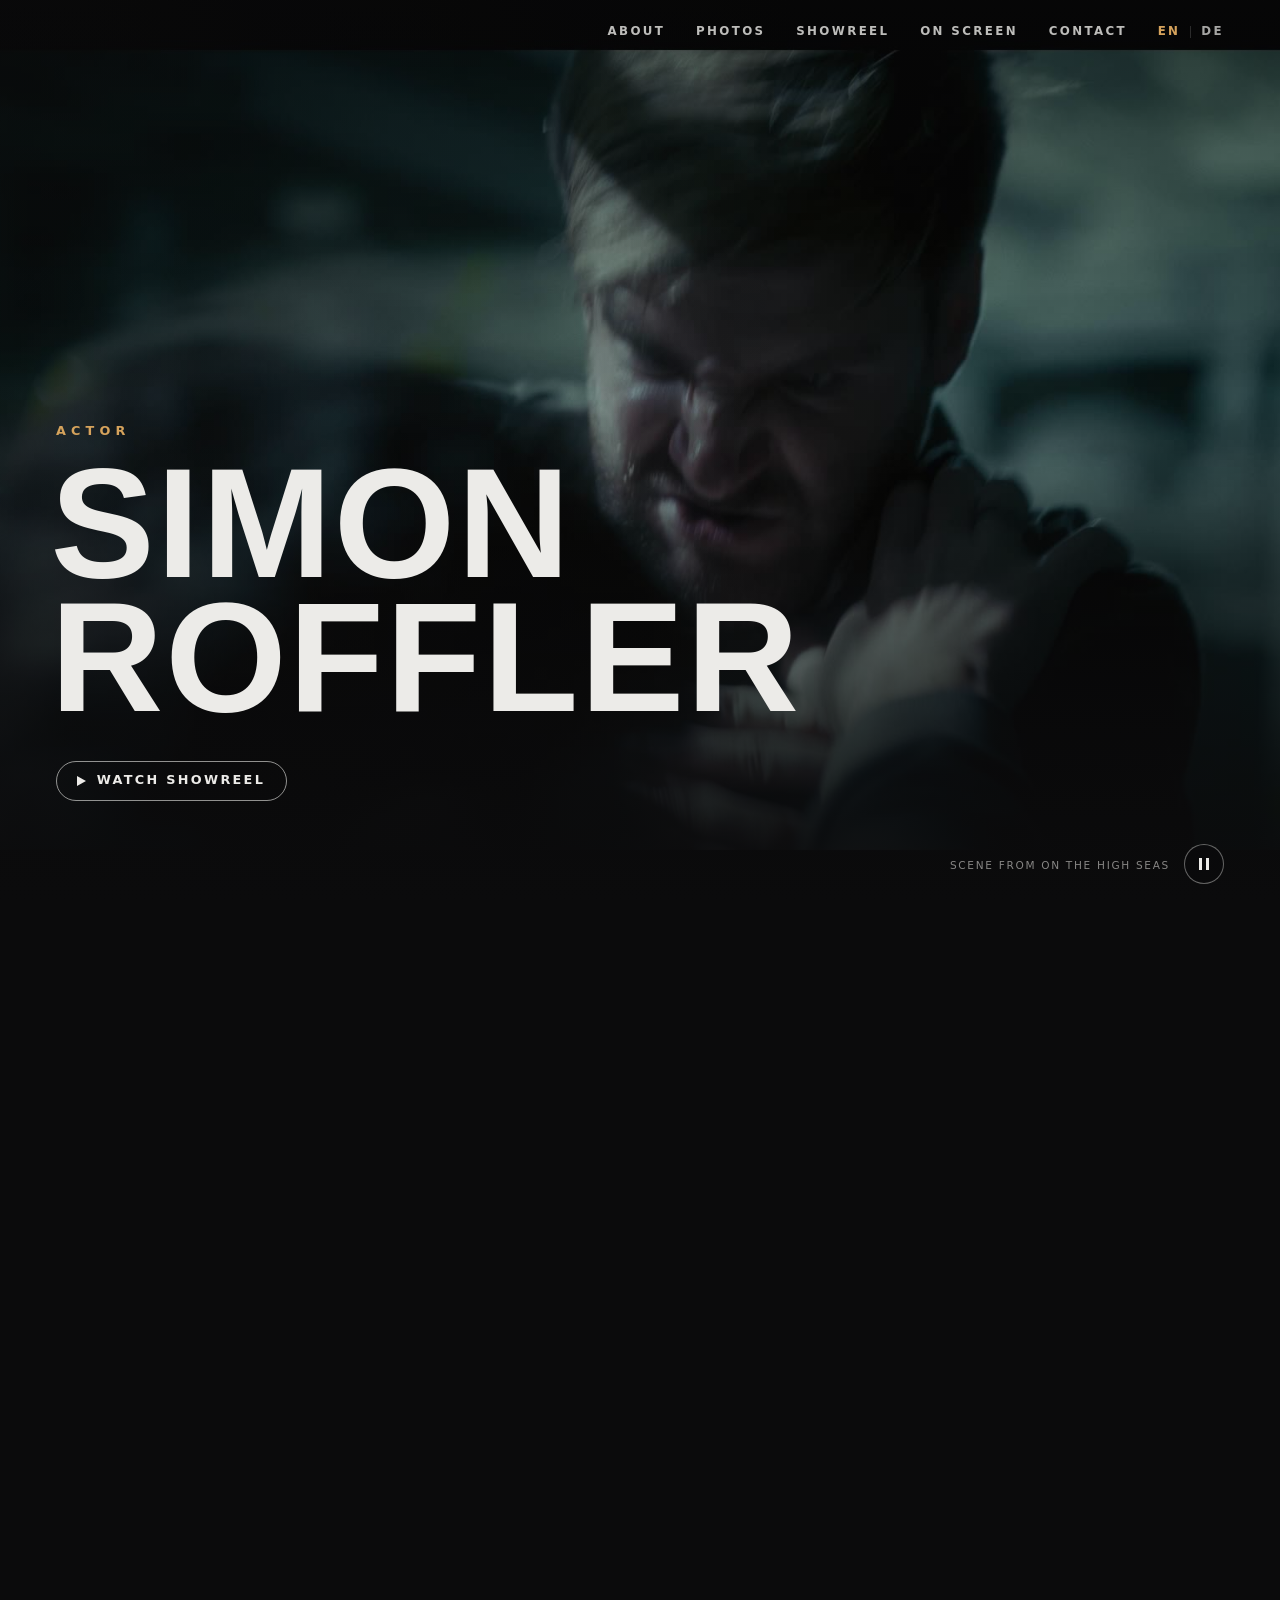
<file: linktree/index.html>
<!doctype html>
<html lang="en">
<head>
<meta charset="utf-8">
<title>Simon Roffler</title>
<meta http-equiv="refresh" content="0; url=/#contact">
<link rel="canonical" href="https://simonroffler.com/">
<meta name="robots" content="noindex">
</head>
<body>
<p><a href="/#contact">Simon Roffler</a></p>
</body>
</html>
</file>
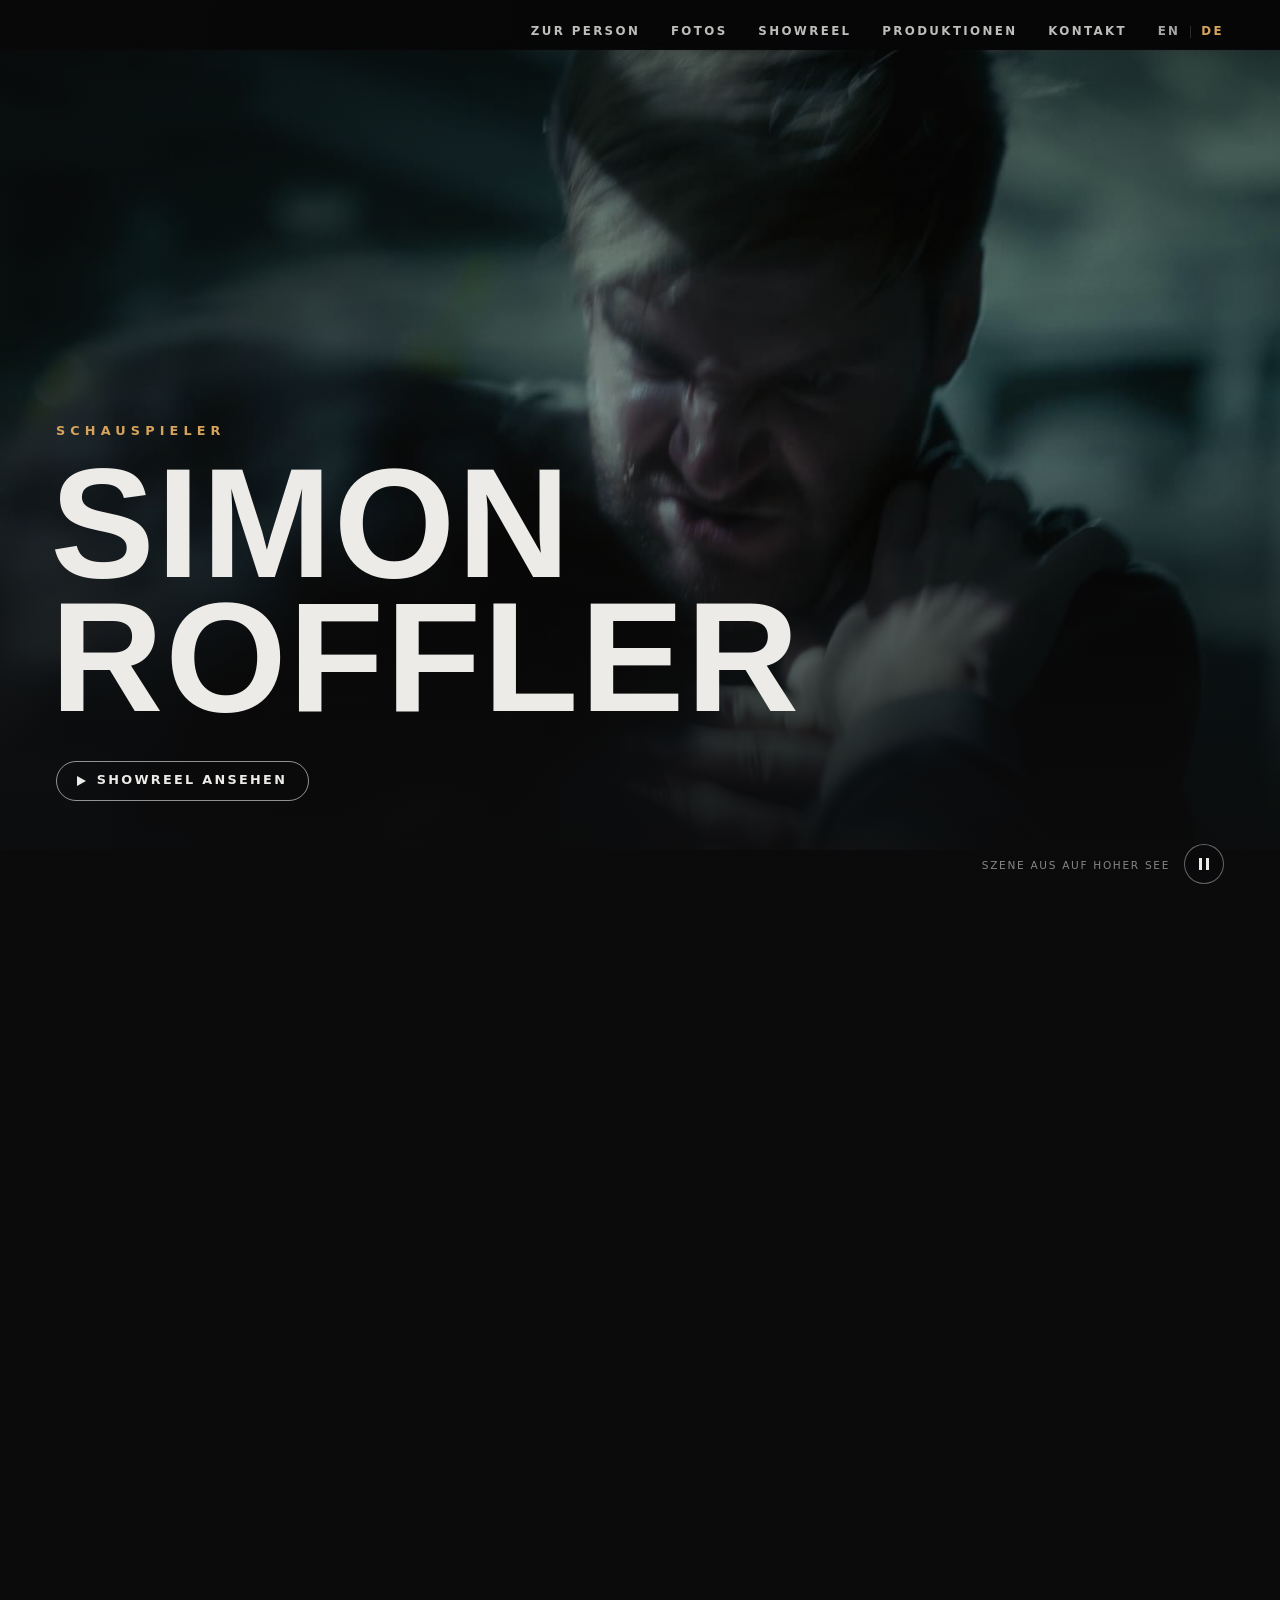
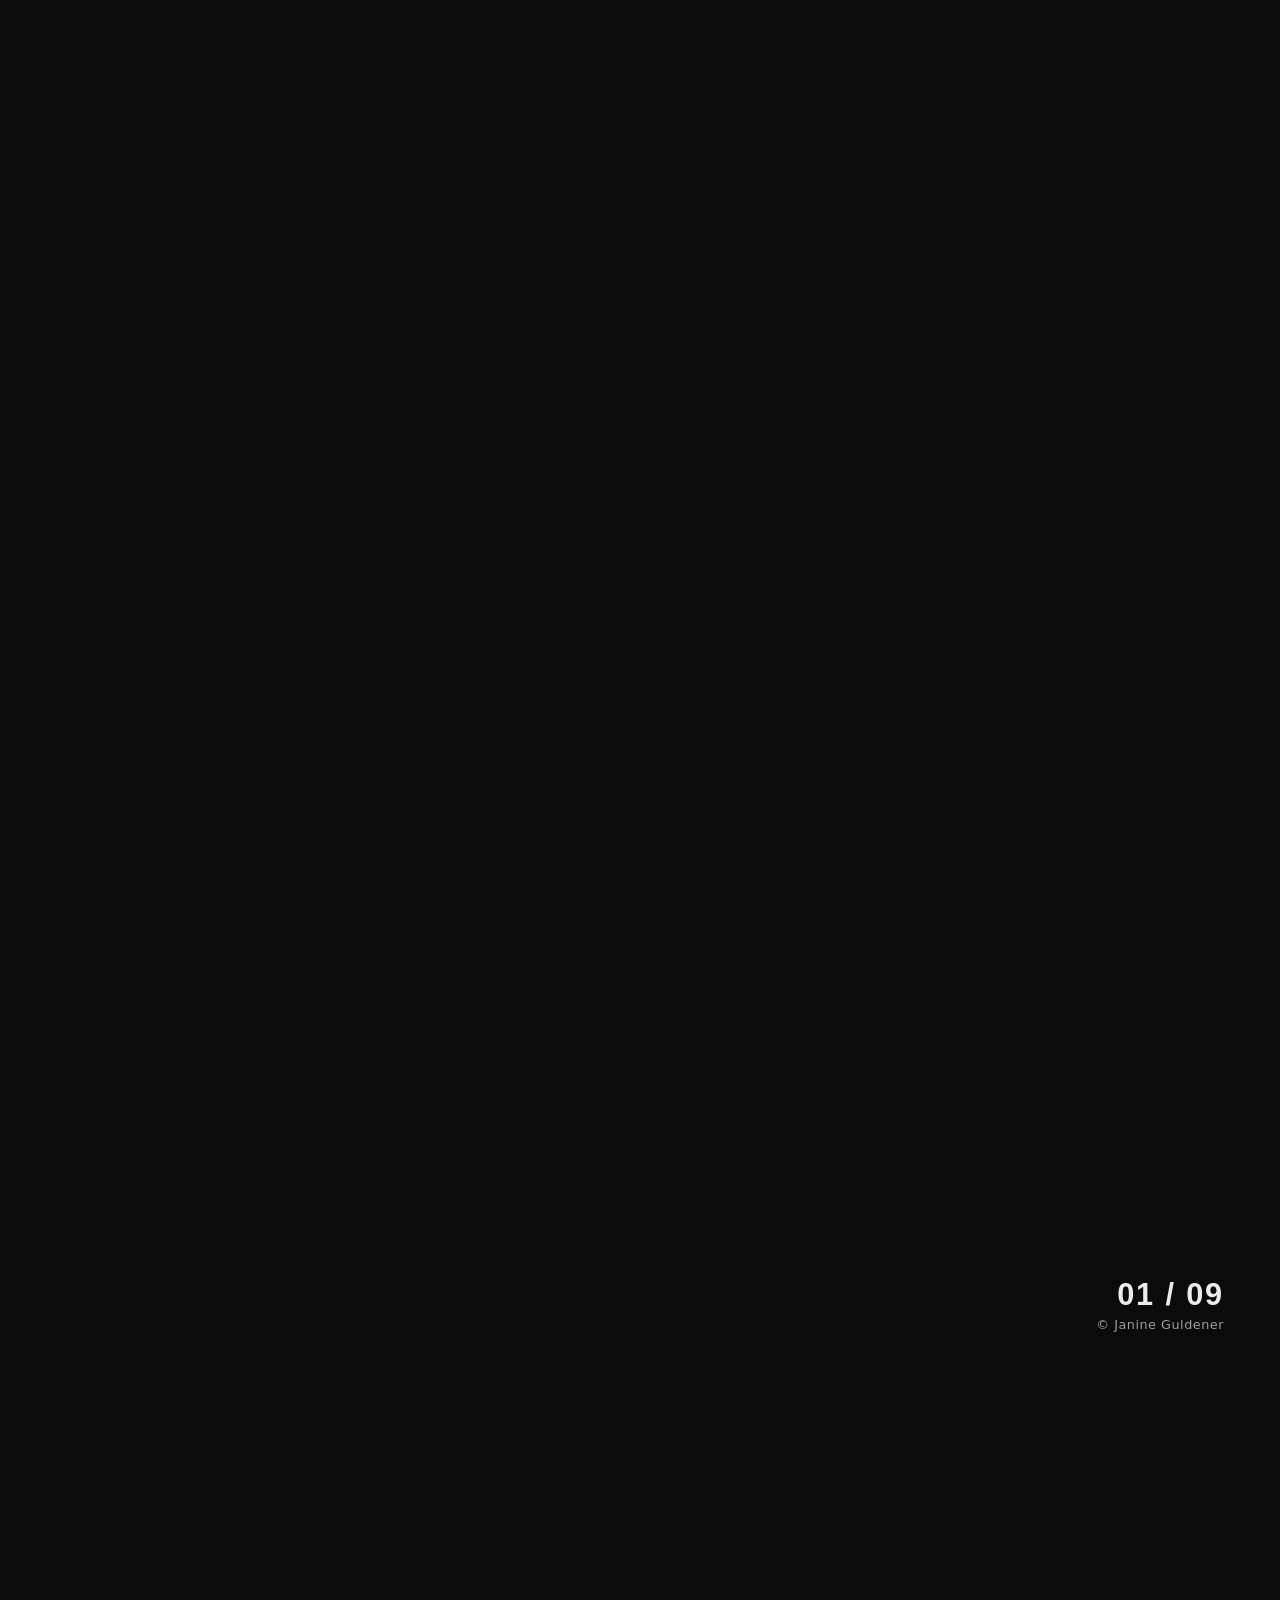
<file: zur-person/index.html>
<!doctype html>
<html lang="en">
<head>
<meta charset="utf-8">
<title>Simon Roffler</title>
<meta http-equiv="refresh" content="0; url=/de/#about">
<link rel="canonical" href="https://simonroffler.com/de/">
<meta name="robots" content="noindex">
</head>
<body>
<p><a href="/de/#about">Simon Roffler</a></p>
</body>
</html>
</file>
<file: css/site.css>
/* simonroffler.com – Gestaltung. Keine externen Schriften oder Dienste. */

:root {
  --bg: #0b0b0c;
  --bg-2: #101012;
  --panel: #161618;
  --line: rgba(236, 235, 232, .16);
  --line-2: rgba(236, 235, 232, .08);
  --text: #ecebe8;
  --soft: #d6d3cd;
  --muted: #a29e97;
  --accent: #d6a35c;
  --accent-ink: #0b0b0c;
  --display: "Bahnschrift", "DIN Condensed", "DIN Alternate", "Roboto Condensed", "sans-serif-condensed", "Arial Narrow", "Helvetica Neue", Arial, sans-serif;
  --body: system-ui, -apple-system, "Segoe UI", Roboto, "Helvetica Neue", Arial, sans-serif;
  --wrap: 1240px;
  --pad: clamp(20px, 5vw, 56px);
  --top-h: 64px;
}

*, *::before, *::after { box-sizing: border-box; }

html { scroll-behavior: smooth; -webkit-text-size-adjust: 100%; }

body {
  margin: 0;
  background: var(--bg);
  color: var(--text);
  font: 400 1.0625rem/1.65 var(--body);
  -webkit-font-smoothing: antialiased;
}

img, video { display: block; max-width: 100%; }
a { color: inherit; }
h1, h2, h3, p, ul, dl, dd, figure { margin: 0; }
ul { padding: 0; list-style: none; }
button { font: inherit; color: inherit; }
:focus-visible { outline: 2px solid var(--accent); outline-offset: 3px; }
[id] { scroll-margin-top: calc(var(--top-h) + 8px); }

.skip {
  position: absolute; left: 12px; top: -60px; z-index: 100;
  background: var(--text); color: var(--bg); padding: 10px 14px; border-radius: 4px;
}
.skip:focus { top: 12px; }

.wrap { max-width: calc(var(--wrap) + 2 * var(--pad)); margin: 0 auto; padding: 0 var(--pad); }

/* ---------- Kopfzeile ---------- */

.top {
  position: fixed; inset: 0 0 auto 0; z-index: 50; height: var(--top-h);
  display: flex; align-items: center; gap: clamp(16px, 2.4vw, 34px);
  padding: 0 var(--pad);
  border-bottom: 1px solid transparent;
  transition: background .3s, border-color .3s;
}
.top.is-solid {
  background: rgba(11, 11, 12, .84);
  -webkit-backdrop-filter: saturate(140%) blur(14px);
  backdrop-filter: saturate(140%) blur(14px);
  border-bottom-color: var(--line-2);
}
.top__name {
  font-family: var(--display); font-stretch: 75%; font-weight: 700;
  font-size: 1.3rem; letter-spacing: .08em; text-transform: uppercase; text-decoration: none;
  margin-right: auto;
}
.js .top__name { opacity: 0; transform: translateY(-6px); pointer-events: none; transition: opacity .3s, transform .3s; }
.js .top.is-solid .top__name { opacity: 1; transform: none; pointer-events: auto; }

.top__nav { display: flex; gap: clamp(16px, 2.4vw, 34px); }
.top__nav a, .top__lang a, .top__lang span, .top__menu {
  font: 600 .74rem/1 var(--body); letter-spacing: .2em; text-transform: uppercase; text-decoration: none;
}
.top__nav a { padding: 10px 0; opacity: .8; transition: opacity .2s, color .2s; }
.top__nav a:hover { opacity: 1; }
.top__nav a.is-current { opacity: 1; color: var(--accent); }

.top__lang, .menu__lang { display: flex; align-items: center; gap: 10px; }
.top__lang a, .menu__lang a { opacity: .7; padding: 10px 0; }
.top__lang a:hover, .menu__lang a:hover { opacity: 1; }
.top__lang [aria-current], .menu__lang [aria-current] { color: var(--accent); }
.top__lang i, .menu__lang i { width: 1px; height: 12px; background: var(--line); }

.top__menu {
  display: none; background: none; border: 1px solid rgba(236, 235, 232, .45); border-radius: 999px;
  padding: 10px 16px; cursor: pointer;
}

.menu {
  position: fixed; inset: 0; z-index: 60; background: rgba(11, 11, 12, .98);
  display: flex; flex-direction: column; justify-content: center; gap: 28px; padding: var(--pad);
}
.menu[hidden] { display: none; }
.menu nav { display: grid; gap: 4px; }
.menu nav a {
  font-family: var(--display); font-stretch: 75%; font-weight: 700; text-transform: uppercase;
  font-size: clamp(2.6rem, 12vw, 4.2rem); line-height: 1.08; text-decoration: none;
}
.menu__close {
  position: absolute; top: 12px; right: var(--pad);
  font: 600 .74rem/1 var(--body); letter-spacing: .2em; text-transform: uppercase;
  background: none; border: 1px solid rgba(236, 235, 232, .45); border-radius: 999px; padding: 10px 16px; cursor: pointer;
}
.menu__lang a, .menu__lang span { font: 600 .9rem/1 var(--body); letter-spacing: .2em; text-decoration: none; }

@media (max-width: 860px) {
  .top__nav, .top__lang { display: none; }
  .top__menu { display: inline-flex; margin-left: auto; }
  .top__name { margin-right: 0; }
}

/* ---------- Einstieg ---------- */

.hero {
  position: relative; min-height: 100vh; min-height: 100svh;
  display: flex; align-items: flex-end; overflow: hidden; background: #000;
}
.hero__media { position: absolute; inset: 0; }
.hero__video { width: 100%; height: 100%; object-fit: cover; object-position: 58% 50%; }
.hero__shade {
  position: absolute; inset: 0;
  background:
    linear-gradient(to top, rgba(11, 11, 12, 1) 0%, rgba(11, 11, 12, .78) 20%, rgba(11, 11, 12, .2) 56%, rgba(11, 11, 12, .5) 100%),
    linear-gradient(to right, rgba(11, 11, 12, .5), rgba(11, 11, 12, 0) 62%);
}
.hero__inner {
  position: relative; width: 100%; max-width: 1560px; margin: 0 auto;
  padding: 0 var(--pad) clamp(64px, 11vh, 120px);
}
.hero__role {
  font: 600 .8rem/1 var(--body); letter-spacing: .4em; text-transform: uppercase; color: var(--accent);
  margin-bottom: clamp(12px, 2vh, 20px);
}
.hero__name {
  font-family: var(--display); font-stretch: 75%; font-weight: 700; text-transform: uppercase;
  font-size: min(12.2vw, 13rem); line-height: .86; letter-spacing: .012em; margin-left: -.035em;
}
.hero__actions { margin-top: clamp(22px, 4vh, 40px); display: flex; flex-wrap: wrap; gap: 14px; }

.btn {
  display: inline-flex; align-items: center; gap: .8em; padding: 1em 1.6em;
  border: 1px solid rgba(236, 235, 232, .6); border-radius: 999px;
  font: 600 .8rem/1 var(--body); letter-spacing: .18em; text-transform: uppercase; text-decoration: none;
  transition: background .25s, color .25s, border-color .25s;
}
.btn:hover { background: var(--text); color: var(--bg); border-color: var(--text); }
.btn__icon { width: 0; height: 0; border-style: solid; border-width: .42em 0 .42em .72em; border-color: transparent transparent transparent currentColor; }

.hero__source {
  position: absolute; right: calc(var(--pad) + 54px); bottom: 27px;
  font: 500 .66rem/1.3 var(--body); letter-spacing: .16em; text-transform: uppercase; color: rgba(236, 235, 232, .55);
}
.hero__toggle {
  position: absolute; right: var(--pad); bottom: 16px; width: 40px; height: 40px; border-radius: 50%;
  border: 1px solid rgba(236, 235, 232, .4); background: rgba(11, 11, 12, .35); cursor: pointer;
  display: grid; place-items: center; transition: border-color .2s, background .2s;
}
.hero__toggle:hover { border-color: var(--text); background: rgba(11, 11, 12, .6); }
.hero__toggle::before { content: ""; width: 10px; height: 12px; border-left: 3px solid var(--text); border-right: 3px solid var(--text); }
.hero__toggle.is-paused::before { width: 0; height: 0; border-style: solid; border-width: 7px 0 7px 11px; border-color: transparent transparent transparent var(--text); margin-left: 3px; }

@media (max-width: 899px) {
  .hero__name { font-size: min(23vw, 21vh); }
  .hero__name span { display: block; }
}
@media (max-width: 640px) {
  .hero__inner { padding-bottom: 92px; }
  .hero__source { left: var(--pad); right: calc(var(--pad) + 54px); bottom: 28px; }
}

/* ---------- Abschnitte ---------- */

/* Oben mehr Luft als unten: zwischen zwei Abschnitten soll überall etwa gleich viel Abstand stehen. */
.section { padding: clamp(64px, 9vw, 128px) 0 clamp(32px, 4vw, 56px); }

.h2 {
  font-family: var(--display); font-stretch: 75%; font-weight: 700; text-transform: uppercase;
  font-size: clamp(2.6rem, 6.2vw, 5.2rem); line-height: .9; letter-spacing: .012em;
  margin-bottom: clamp(28px, 4vw, 56px);
}
.h2::after { content: ""; display: block; width: 56px; height: 2px; background: var(--accent); margin-top: clamp(16px, 2vw, 24px); }

.h3 { font: 600 .74rem/1 var(--body); letter-spacing: .26em; text-transform: uppercase; color: var(--muted); margin-bottom: 18px; }

.js .reveal { opacity: 0; transform: translateY(22px); transition: opacity .8s ease, transform .8s ease; }
.js .reveal.is-in { opacity: 1; transform: none; }

/* ---------- Zur Person ---------- */

.about__grid {
  display: grid; grid-template-columns: minmax(0, 1.55fr) minmax(0, 1fr);
  gap: clamp(36px, 6vw, 104px); align-items: start;
}
.bio p { max-width: 64ch; color: var(--soft); }
.bio p + p { margin-top: 1.15em; }
.bio .bio__lead { font-size: clamp(1.28rem, 2vw, 1.65rem); line-height: 1.42; font-weight: 500; color: var(--text); max-width: 46ch; }
.bio__leer { color: var(--muted); font-style: italic; border: 1px dashed var(--line); border-radius: 6px; padding: 22px 24px; max-width: 46ch; }

.about__cv { padding-top: clamp(0px, 1vw, 12px); }
/* Die Bio ist länger als der CV: der CV bleibt beim Lesen stehen. */
@media (min-width: 861px) { .about__cv { position: sticky; top: calc(var(--top-h) + 24px); } }
.cv__head {
  font: 600 .74rem/1 var(--body); letter-spacing: .26em; text-transform: uppercase; color: var(--accent);
  padding-bottom: 18px; margin-bottom: 30px; border-bottom: 1px solid var(--line);
}
.cv + .cv { margin-top: 40px; }
.cv__list li {
  display: grid; grid-template-columns: 4.4ch 1fr; gap: 18px; padding: 11px 0;
  border-top: 1px solid var(--line-2); line-height: 1.35;
}
.cv__list li:last-child { border-bottom: 1px solid var(--line-2); }
.cv__year { color: var(--muted); font-variant-numeric: tabular-nums; }
/* Rolle unter dem Titel, ruhiger als der Titel */
.cv__role { display: block; margin-top: 3px; font-size: .86em; color: var(--muted); }
.cv__more { display: inline-block; margin-top: 26px; }

.textlink {
  font: 600 .74rem/1.4 var(--body); letter-spacing: .2em; text-transform: uppercase; text-decoration: none;
  border-bottom: 1px solid var(--accent); padding-bottom: 4px; transition: color .2s;
}
.textlink:hover { color: var(--accent); }

.facts {
  display: grid; grid-template-columns: repeat(3, minmax(0, 1fr)); gap: 0 clamp(24px, 4vw, 56px);
  margin-top: clamp(48px, 7vw, 96px); border-top: 1px solid var(--line);
}
.facts div { padding: 22px 0; border-bottom: 1px solid var(--line-2); }
.facts dt { font: 600 .7rem/1 var(--body); letter-spacing: .24em; text-transform: uppercase; color: var(--muted); margin-bottom: 10px; }
.facts dd { line-height: 1.45; }

/* Profile: unter den Fakten, als Reihe von Links */
.profiles {
  display: flex; flex-wrap: wrap; align-items: baseline; gap: 14px clamp(24px, 4vw, 56px);
  padding: 22px 0; border-bottom: 1px solid var(--line-2);
}
.profiles .h3 { margin: 0; font: 600 .7rem/1 var(--body); letter-spacing: .24em; text-transform: uppercase; color: var(--muted); }
.profiles__list { display: flex; flex-wrap: wrap; gap: 12px; }
.profiles__list a {
  display: flex; align-items: center; gap: 12px; padding: 8px 18px 8px 8px; white-space: nowrap;
  border: 1px solid var(--line); border-radius: 999px; text-decoration: none; background: rgba(255, 255, 255, .02);
  transition: color .2s, border-color .2s, background .2s, transform .2s;
}
.profiles__logo { width: 34px; height: 34px; border-radius: 8px; object-fit: contain; flex: none; }
.profiles__list a::after { content: "↗"; color: var(--muted); transition: color .2s, transform .2s; }
.profiles__list a:hover { color: var(--accent); border-color: var(--accent); background: rgba(214, 163, 92, .06); }
.profiles__list a:hover::after { color: var(--accent); transform: translate(2px, -2px); }
@media (max-width: 520px) {
  .profiles__list { display: grid; grid-template-columns: repeat(2, minmax(0, 1fr)); width: 100%; gap: 10px; }
  .profiles__list li { min-width: 0; }
  .profiles__list a { padding: 6px 10px 6px 6px; gap: 8px; font-size: .86rem; min-width: 0; }
  .profiles__logo { width: 30px; height: 30px; }
  .profiles__list a span { min-width: 0; white-space: normal; line-height: 1.2; hyphens: manual; }
  .profiles__list a::after { margin-left: auto; }
}

@media (max-width: 860px) {
  .about__grid { grid-template-columns: 1fr; }
  .facts { grid-template-columns: 1fr 1fr; }
}
@media (max-width: 520px) { .facts { grid-template-columns: 1fr; } }

/* ---------- Showreel ---------- */

.reel { background: var(--bg-2); border-top: 1px solid var(--line-2); border-bottom: 1px solid var(--line-2); }
.reel__player {
  aspect-ratio: 16 / 9; width: 100%; max-width: max(320px, calc((100vh - 150px) * 16 / 9)); margin: 0 auto;
  background: #000; border-radius: 4px; overflow: hidden; box-shadow: 0 30px 80px rgba(0, 0, 0, .5);
}
.reel__player video { width: 100%; height: 100%; object-fit: contain; background: #000; }
.reel__player { position: relative; }
/* Grosser Playbutton in der Bildmitte; die Leiste des Browsers erscheint erst beim Abspielen. */
.reel__play {
  position: absolute; inset: 0; margin: auto; width: clamp(72px, 9vw, 104px); height: clamp(72px, 9vw, 104px);
  border-radius: 50%; border: 1px solid rgba(236, 235, 232, .7); background: rgba(11, 11, 12, .45);
  -webkit-backdrop-filter: blur(6px); backdrop-filter: blur(6px); display: grid; place-items: center; cursor: pointer;
  box-shadow: 0 10px 40px rgba(0, 0, 0, .45); transition: transform .3s cubic-bezier(.2, .7, .2, 1), background .25s, border-color .25s;
}
.reel__play:hover, .reel__play:focus-visible { transform: scale(1.08); background: var(--accent); border-color: var(--accent); }
.reel__play-icon {
  width: 0; height: 0; margin-left: 12%; border-style: solid; border-width: 15px 0 15px 25px;
  border-color: transparent transparent transparent var(--text); transition: border-color .25s;
}
.reel__play:hover .reel__play-icon, .reel__play:focus-visible .reel__play-icon { border-left-color: var(--accent-ink); }
.reel__play[hidden], .reel__player.is-started .reel__play { display: none; }
.reel__player:not(.is-started) video { cursor: pointer; }

/* ---------- Fotos ---------- */
/* Zwei Varianten (inhalt.json, fotos_modus):
   «fokus»    – der Streifen folgt dem Scrollen, das Foto in der Mitte ist scharf und farbig,
                die anderen leicht unscharf (wie eine Schärfeverlagerung der Kamera);
   «laufband» – der Streifen läuft langsam von selbst durch. */

.photos { overflow: hidden; }
.photos__head { display: flex; align-items: flex-end; justify-content: space-between; gap: 16px; }
.photos__now {
  display: flex; flex-direction: column; align-items: flex-end; gap: 6px; min-height: 3.2em;
  margin-bottom: clamp(28px, 4vw, 56px); font: 500 .8rem/1.2 var(--body); color: var(--muted); letter-spacing: .04em;
}
.photos__count {
  font-family: var(--display); font-stretch: 75%; font-weight: 700; letter-spacing: .06em;
  font-size: clamp(1.5rem, 2.4vw, 2.2rem); line-height: 1; color: var(--text); font-variant-numeric: tabular-nums;
}
.photos__now { visibility: hidden; }
.photos.has-now .photos__now { visibility: visible; }

.strip { position: relative; }
.strip__track {
  position: relative; display: flex; gap: clamp(8px, 1vw, 14px); overflow-x: auto; overscroll-behavior-x: contain;
  padding: 0 var(--pad); scrollbar-width: none;
  -webkit-mask-image: linear-gradient(90deg, transparent 0, #000 var(--pad), #000 calc(100% - var(--pad)), transparent 100%);
  mask-image: linear-gradient(90deg, transparent 0, #000 var(--pad), #000 calc(100% - var(--pad)), transparent 100%);
}
.strip__track::-webkit-scrollbar { display: none; }
.strip__track li { flex: none; --d: 0; }
.strip__item {
  display: block; position: relative; height: clamp(300px, 64vh, 660px); overflow: hidden;
  border-radius: 3px; background: #151517; cursor: zoom-in;
}
.strip__item img {
  height: 100%; width: auto; max-width: none; object-fit: cover;
  transition: transform .7s cubic-bezier(.2, .7, .2, 1);
  -webkit-user-drag: none; user-select: none;
}
.strip__item:hover img { transform: scale(1.035); }
.strip__btn {
  position: absolute; top: 50%; transform: translateY(-50%); width: 50px; height: 50px; border-radius: 50%;
  border: 1px solid var(--line); background: rgba(11, 11, 12, .6); font-size: 1.5rem; line-height: 1; cursor: pointer;
  display: grid; place-items: center; transition: border-color .2s, background .2s, opacity .2s; z-index: 2;
}
.strip__btn:hover { border-color: var(--text); background: rgba(11, 11, 12, .9); }
.strip__prev { left: max(10px, calc(var(--pad) - 25px)); }
.strip__next { right: max(10px, calc(var(--pad) - 25px)); }
.strip__credit { margin-top: 18px; font-size: .8rem; color: var(--muted); letter-spacing: .04em; }

/* Laufband */
.strip[data-mode="laufband"] .strip__track { cursor: grab; }
.strip[data-mode="laufband"] .strip__track.is-dragging { cursor: grabbing; }

/* Schärfeverlagerung */
.js .strip[data-mode="fokus"] .strip__track { scroll-snap-type: x mandatory; -webkit-mask-image: none; mask-image: none; }
.js .strip[data-mode="fokus"] .strip__track li { scroll-snap-align: center; }
.js .strip[data-mode="fokus"] .strip__item { transform: scale(calc(1 - var(--d) * .08)); transform-origin: 50% 50%; }
.js .strip[data-mode="fokus"] .strip__item img {
  filter: grayscale(calc(var(--d) * .9)) brightness(calc(1 - var(--d) * .5)) blur(calc(var(--d) * 2.6px));
}
.js .strip[data-mode="fokus"] li.is-sharp .strip__item { transform: none; }
.js .strip[data-mode="fokus"] li.is-sharp .strip__item img { filter: none; }
.js .strip[data-mode="fokus"] .strip__item::after {
  content: ""; position: absolute; inset: 0; pointer-events: none; border-radius: 3px;
  box-shadow: inset 0 0 0 1px rgba(214, 163, 92, calc((1 - var(--d) * 4) * .55));
}
/* Auf grossen Bildschirmen bleibt der Abschnitt stehen, und das Scrollen schiebt die Fotos seitwärts. */
.photos.is-pinned { padding: 0; overflow: visible; }   /* overflow: hidden würde «sticky» verhindern */
.photos.is-pinned .photos__pin {
  position: sticky; top: 0; height: 100vh; height: 100svh; display: flex; flex-direction: column; justify-content: flex-start;
  padding-top: calc(var(--top-h) + clamp(16px, 4vh, 48px)); overflow: hidden;
}
.photos.is-pinned .strip {
  -webkit-mask-image: linear-gradient(90deg, transparent 0, #000 7%, #000 93%, transparent 100%);
  mask-image: linear-gradient(90deg, transparent 0, #000 7%, #000 93%, transparent 100%);
}
.photos.is-pinned .photos__pin > .wrap { width: 100%; }
/* Unter dem fixierten Fotostreifen bleibt schon Luft, darum beginnt das Showreel näher. */
.photos.is-pinned + .section { padding-top: clamp(24px, 3vw, 40px); }
.photos.is-pinned .strip__track { overflow: visible; scroll-snap-type: none; will-change: transform; }
.photos.is-pinned .strip__item { height: min(56vh, 600px); }
.photos.is-pinned .h2 { margin-bottom: clamp(20px, 3vh, 40px); }
.photos.is-pinned .photos__now { margin-bottom: clamp(20px, 3vh, 40px); }

@media (hover: none) { .strip__btn { display: none; } }
@media (max-width: 640px) {
  .strip__item { height: min(64vh, 470px); }
  .strip__track { padding: 0 20px; -webkit-mask-image: none; mask-image: none; }
  /* Handy, fixiert: Fotos etwas kleiner, damit links und rechts die nächsten Fotos hereinschauen */
  .photos.is-pinned .strip__item { height: min(56vh, 104vw, 480px); height: min(56svh, 104vw, 480px); }
  .photos.is-pinned .strip { -webkit-mask-image: none; mask-image: none; }
  .strip .strip__dots { display: flex; }
}
/* Punkte unter dem Streifen: nur auf dem Handy */
.strip__dots { display: none; justify-content: center; gap: 4px; margin-top: 18px; }
.strip__dots button {
  width: 22px; height: 22px; padding: 0; border: 0; background: none; cursor: pointer; display: grid; place-items: center;
}
.strip__dots button::before {
  content: ""; width: 6px; height: 6px; border-radius: 50%; background: rgba(236, 235, 232, .28);
  transition: width .3s, background .3s;
}
.strip__dots button.is-on::before { width: 20px; border-radius: 3px; background: var(--accent); }

/* ---------- Produktionen: Plakat oder Standbild, beim Darüberfahren läuft die Szene ---------- */

.scenes { display: grid; grid-template-columns: repeat(3, minmax(0, 1fr)); grid-auto-flow: row dense; gap: clamp(12px, 1.4vw, 20px); }
.scene {
  position: relative; margin: 0; aspect-ratio: 16 / 9; overflow: hidden; border-radius: 4px; background: #111113;
  isolation: isolate;
}
.scene--big { grid-column: span 2; grid-row: span 2; aspect-ratio: auto; }
.scene--big.scene--right { grid-column: 2 / span 2; }   /* zweite grosse Kachel rechts, kleine Kacheln links daneben */
@media (min-width: 981px) { .scene--wide { grid-column: span 2; aspect-ratio: auto; } }   /* letzte Reihe ohne Lücke */
.scene__bg, .scene__still, .scene__video { position: absolute; inset: 0; width: 100%; height: 100%; object-fit: cover; }
.scene__bg { transform: scale(1.08); transition: opacity .5s ease; }
.scene__still { transition: opacity .5s ease, transform 1.2s cubic-bezier(.2, .7, .2, 1); }
.scene__poster {
  position: absolute; left: 4.5%; top: 8%; height: 84%; width: auto; max-width: none; border-radius: 2px;
  box-shadow: 0 16px 44px rgba(0, 0, 0, .65); transition: opacity .5s ease, transform .7s cubic-bezier(.2, .7, .2, 1);
}
.scene__video { opacity: 0; transition: opacity .5s ease; }
.scene.is-playing .scene__video { opacity: 1; }
.scene.is-playing .scene__still, .scene.is-playing .scene__bg, .scene.is-playing .scene__poster { opacity: 0; }
.scene--poster:not(.scene--video):hover .scene__poster { transform: scale(1.03); }
.scene--video:not(.is-playing):hover .scene__still, .scene--image:hover .scene__still { transform: scale(1.03); }

.scene__play {
  position: absolute; top: clamp(10px, 1.2vw, 16px); right: clamp(10px, 1.2vw, 16px); width: 36px; height: 36px; border-radius: 50%;
  border: 1px solid rgba(236, 235, 232, .55); background: rgba(11, 11, 12, .45); transition: opacity .3s;
}
.scene__play::before {
  content: ""; position: absolute; left: 50%; top: 50%; transform: translate(-35%, -50%);
  border-style: solid; border-width: 6px 0 6px 10px; border-color: transparent transparent transparent var(--text);
}
.scene.is-playing .scene__play { opacity: 0; }

.scene__cap {
  position: absolute; left: 0; right: 0; bottom: 0; padding: clamp(28px, 4vw, 56px) clamp(14px, 1.6vw, 22px) clamp(12px, 1.4vw, 18px);
  background: linear-gradient(to top, rgba(11, 11, 12, .92), rgba(11, 11, 12, .55) 55%, rgba(11, 11, 12, 0));
  display: flex; flex-direction: column; gap: 6px; transition: left .45s ease;
}
.scene--poster .scene__cap { left: calc(var(--pw, .3) * 100% + 7%); background: none; }
.scene--poster.is-playing .scene__cap {
  left: 0; background: linear-gradient(to top, rgba(11, 11, 12, .92), rgba(11, 11, 12, .55) 55%, rgba(11, 11, 12, 0));
}
.scene__title {
  font-family: var(--display); font-stretch: 75%; font-weight: 700; text-transform: uppercase;
  font-size: clamp(1.15rem, 1.7vw, 1.6rem); line-height: 1; letter-spacing: .012em;
}
.scene--big .scene__title { font-size: clamp(1.6rem, 3.2vw, 2.8rem); }
.scene__meta { font: 600 .68rem/1.3 var(--body); letter-spacing: .2em; text-transform: uppercase; color: var(--soft); }

.scene--next {
  grid-column: 1 / -1; aspect-ratio: auto; min-height: clamp(130px, 14vw, 180px);
  display: flex; align-items: center; justify-content: space-between; gap: 20px;
  padding: clamp(18px, 2.4vw, 34px); border: 1px solid var(--line);
  background:
    radial-gradient(90% 140% at 100% 0%, rgba(214, 163, 92, .2), rgba(214, 163, 92, 0) 60%),
    linear-gradient(160deg, #1d1d21 0%, #121214 80%);
}
.scene__next { position: relative; z-index: 1; display: flex; flex-direction: column; align-items: flex-start; gap: 10px; min-width: 0; }
/* Erstes veröffentlichtes Bild der Serie, rechts ins Band geblendet */
.scene--nextimg { min-height: clamp(170px, 19vw, 250px); }
.scene__nextimg {
  position: absolute; top: 0; right: 0; bottom: 0; width: 58%; height: 100%; object-fit: cover; object-position: 50% 28%;
  -webkit-mask-image: linear-gradient(90deg, transparent 0, rgba(0, 0, 0, .55) 30%, #000 70%);
  mask-image: linear-gradient(90deg, transparent 0, rgba(0, 0, 0, .55) 30%, #000 70%);
}
.scene--next .scene__title { font-size: clamp(1.5rem, 3.4vw, 3rem); }
.scene__year {
  font-family: var(--display); font-stretch: 75%; font-weight: 700; line-height: .8;
  font-size: clamp(3.6rem, 10vw, 8.5rem); color: transparent; -webkit-text-stroke: 1px rgba(214, 163, 92, .55);
}
.scene--text {
  border: 1px solid var(--line-2);
  background: linear-gradient(160deg, #1b1b1f 0%, #111113 80%);
}
.scene--text .scene__year {
  position: absolute; top: clamp(10px, 1.4vw, 18px); right: clamp(12px, 1.6vw, 22px);
  font-size: clamp(2.6rem, 5vw, 4.6rem); -webkit-text-stroke: 1px rgba(236, 235, 232, .35);
}
.scene--text .scene__cap { background: none; }
.tag {
  display: inline-block; padding: 5px 10px; border-radius: 999px; background: var(--accent); color: var(--accent-ink);
  font: 700 .64rem/1.4 var(--body); letter-spacing: .16em; text-transform: uppercase;
}

@media (max-width: 980px) {
  .scenes { grid-template-columns: repeat(2, minmax(0, 1fr)); }
  .scene--big, .scene--big.scene--right { grid-column: 1 / -1; grid-row: auto; aspect-ratio: 16 / 9; }
  /* ungerade Anzahl kleiner Kacheln: die letzte über die ganze Breite */
  .scenes > .scene:last-child:nth-child(odd):not(.scene--next) { grid-column: 1 / -1; }
}
@media (max-width: 600px) {
  .scenes { grid-template-columns: 1fr; }
  .scene__year { display: none; }
  .scene--text .scene__year { display: block; }
  .scene__nextimg { width: 100%; opacity: .45; }
}

.lightbox { width: 100vw; height: 100vh; max-width: 100vw; max-height: 100vh; margin: 0; padding: 0; border: 0; background: transparent; color: var(--text); overflow: hidden; }
.lightbox::backdrop { background: rgba(5, 5, 6, .95); }
.lightbox__fig { position: absolute; inset: 0; display: flex; align-items: center; justify-content: center; padding: 60px clamp(12px, 7vw, 100px) 52px; }
.lightbox__img { max-width: 100%; max-height: 100%; object-fit: contain; box-shadow: 0 20px 80px rgba(0, 0, 0, .6); }
.lightbox__cap { position: absolute; left: 0; right: 0; bottom: 16px; text-align: center; font-size: .8rem; color: var(--muted); letter-spacing: .08em; }
.lightbox__btn {
  position: absolute; top: 50%; transform: translateY(-50%); width: 50px; height: 50px; border-radius: 50%;
  border: 1px solid var(--line); background: rgba(11, 11, 12, .6); font-size: 1.5rem; line-height: 1; cursor: pointer;
  display: grid; place-items: center; transition: border-color .2s, background .2s;
}
.lightbox__btn:hover { border-color: var(--text); background: rgba(11, 11, 12, .9); }
.lightbox__prev { left: 14px; }
.lightbox__next { right: 14px; }
.lightbox__close { top: 12px; right: 14px; transform: none; }

/* ---------- Kontakt ---------- */

.contact { padding-bottom: clamp(56px, 7vw, 96px); background: var(--bg-2); border-top: 1px solid var(--line-2); }
.contact__grid { display: grid; grid-template-columns: minmax(0, 1.25fr) minmax(0, 2fr); gap: clamp(28px, 5vw, 72px); align-items: start; }
.contact__col { padding-top: clamp(0px, 1vw, 14px); }
.contact__area { color: var(--muted); font-size: .9rem; margin: -8px 0 16px; }
address { font-style: normal; line-height: 1.8; }
address strong { letter-spacing: .08em; }
address a { text-decoration: none; border-bottom: 1px solid var(--line); transition: border-color .2s, color .2s; }
address a:hover { color: var(--accent); border-color: var(--accent); }
.links a { display: flex; justify-content: space-between; align-items: center; padding: 12px 0; border-top: 1px solid var(--line-2); text-decoration: none; transition: color .2s; }
.links li:last-child a { border-bottom: 1px solid var(--line-2); }
.links a::after { content: "↗"; color: var(--muted); transition: transform .2s, color .2s; }
.links a:hover { color: var(--accent); }
.links a:hover::after { transform: translate(2px, -2px); color: var(--accent); }

@media (max-width: 860px) { .contact__grid { grid-template-columns: 1fr; } }

.foot { padding: 26px 0 34px; border-top: 1px solid var(--line-2); color: var(--muted); font-size: .82rem; }
.foot .wrap { display: flex; justify-content: space-between; flex-wrap: wrap; gap: 12px; }
.foot a { text-decoration: none; }
.foot a:hover { color: var(--text); }

.draft {
  position: fixed; left: 0; right: 0; bottom: 0; z-index: 80; background: #b3261e; color: #fff; text-align: center;
  font: 700 .74rem/1 var(--body); letter-spacing: .2em; text-transform: uppercase; padding: 10px;
}

@media (prefers-reduced-motion: reduce) {
  html { scroll-behavior: auto; }
  .js .reveal { opacity: 1; transform: none; transition: none; }
  .strip__item img, .scene__video { transition: none; }
}
</file>
